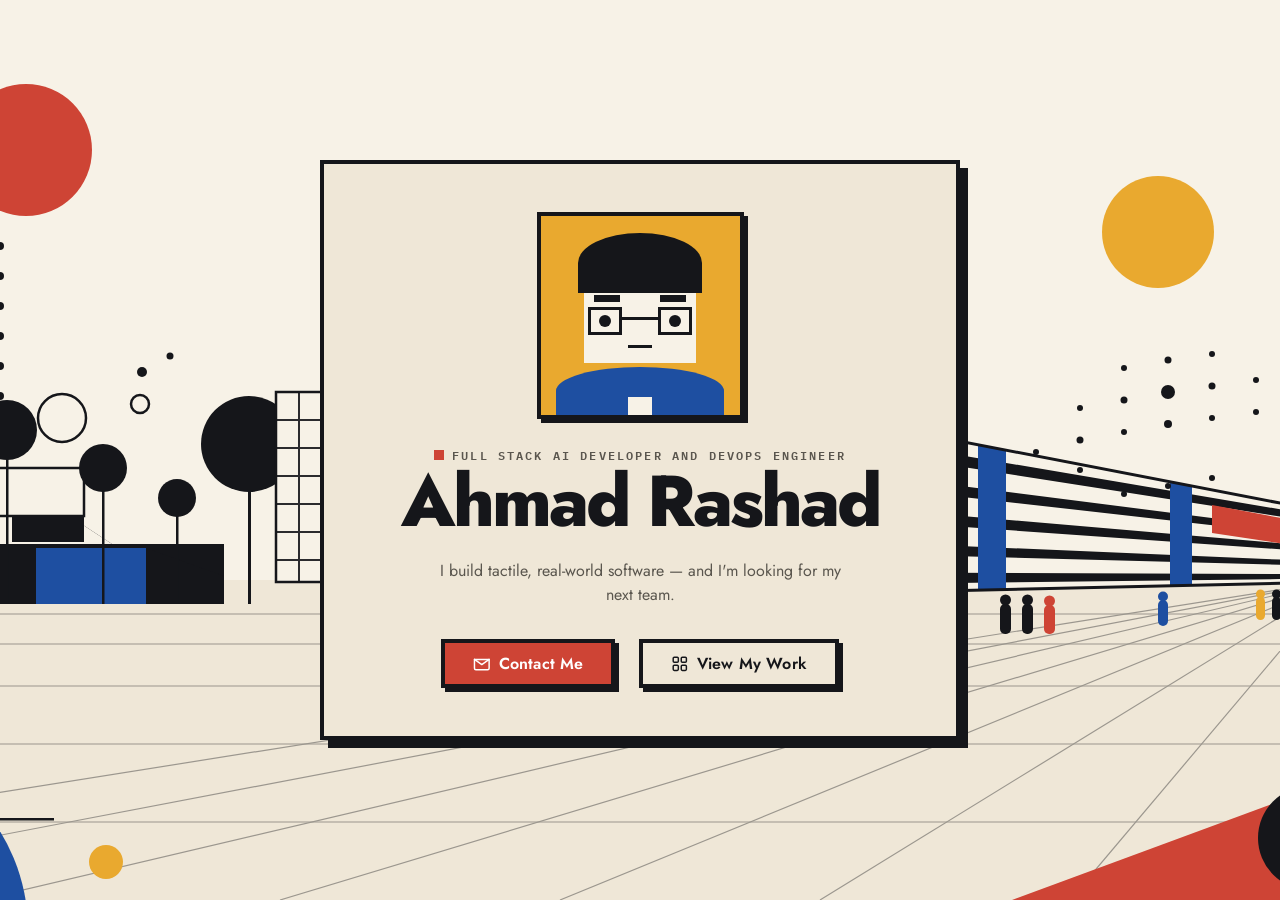
<file: index.html>
<!doctype html>
<html lang="en">
<head>
  <meta charset="UTF-8" />
  <meta name="viewport" content="width=device-width, initial-scale=1" />
  <meta name="color-scheme" content="only light" />
  <meta name="theme-color" content="#EFE7D7" />
  <title>Ahmad Rashad — Full Stack AI Developer and DevOps Engineer</title>
  <meta name="description" content="Ahmad Rashad is a full stack AI developer and DevOps engineer who builds tactile, real-world software — from vehicle tracking systems to factory dashboards. View his work or get in touch." />
  <meta property="og:title" content="Ahmad Rashad — Full Stack AI Developer and DevOps Engineer" />
  <meta property="og:description" content="Portfolio of Ahmad Rashad, full stack AI developer and DevOps engineer." />
  <meta property="og:type" content="website" />
  <link rel="icon" href="data:image/svg+xml,%3Csvg xmlns='http://www.w3.org/2000/svg' viewBox='0 0 100 100'%3E%3Cpath fill='%23CE4435' d='M62 8C78 8 92 22 92 42c0 18-14 30-32 32C40 76 20 70 12 54 4 38 12 18 30 12 40 8 52 8 62 8Z'/%3E%3C/svg%3E" />
  <link rel="preconnect" href="https://fonts.googleapis.com" />
  <link rel="preconnect" href="https://fonts.gstatic.com" crossorigin />
  <link href="https://fonts.googleapis.com/css2?family=Jost:wght@300;400;500;600;700;800&family=IBM+Plex+Mono:wght@400;600&display=swap" rel="stylesheet" />
  <link rel="stylesheet" href="css/01-tokens.css" />
  <link rel="stylesheet" href="css/02-primitives.css" />
  <link rel="stylesheet" href="css/03-components.css" />
  <link rel="stylesheet" href="css/04-application.css" />
</head>
<body class="single-screen">
  <a class="visually-hidden" href="#main">Skip to content</a>

  <main id="main" class="screen">
    <div class="tile-column tile-column-left" aria-hidden="true">
      <span class="bq-shape q1 bq-fill-red"></span>
      <span class="bq-shape bq-fill-paper"></span>
      <span class="bq-shape bq-fill-paper"></span>
      <span class="bq-shape circle bq-fill-blue"></span>
      <span class="bq-shape tri-bl bq-fill-yellow"></span>
      <span class="bq-shape bq-fill-paper"></span>
      <span class="bq-shape half-r bq-fill-ink"></span>
      <span class="bq-shape q3 bq-fill-blue"></span>
      <span class="bq-shape bq-fill-paper"></span>
      <span class="bq-shape tri-tr bq-fill-red"></span>
    </div>

    <div class="tile-column tile-column-right" aria-hidden="true">
      <span class="bq-shape bq-fill-paper"></span>
      <span class="bq-shape q2 bq-fill-blue"></span>
      <span class="bq-shape half-b bq-fill-yellow"></span>
      <span class="bq-shape bq-fill-paper"></span>
      <span class="bq-shape bq-fill-paper"></span>
      <span class="bq-shape tri-br bq-fill-red"></span>
      <span class="bq-shape circle bq-fill-ink"></span>
      <span class="bq-shape bq-fill-paper"></span>
      <span class="bq-shape q4 bq-fill-red"></span>
      <span class="bq-shape half-l bq-fill-blue"></span>
    </div>

    <div class="hero-stack container">
      <div class="avatar-frame">
        <div class="avatar-face" role="img"
             aria-label="Geometric portrait of Ahmad Rashad: dark hair, rectangular glasses, built from circles, half-circles and squares">
          <span class="avatar-head"></span>
          <span class="bq-shape half-t avatar-hair"></span>
          <span class="avatar-brow avatar-brow-l"></span>
          <span class="avatar-brow avatar-brow-r"></span>
          <span class="avatar-lens avatar-lens-l"></span>
          <span class="avatar-lens avatar-lens-r"></span>
          <span class="avatar-bridge"></span>
          <span class="bq-shape circle avatar-eye avatar-eye-l"></span>
          <span class="bq-shape circle avatar-eye avatar-eye-r"></span>
          <span class="avatar-mouth"></span>
          <span class="bq-shape half-t avatar-shoulders"></span>
          <span class="avatar-collar"></span>
        </div>
      </div>

      <div class="hero-heading">
        <p class="eyebrow-role">Full Stack AI Developer and DevOps Engineer</p>
        <h1 class="hero-name">Ahmad&nbsp;Rashad</h1>
      </div>

      <p class="hero-tagline">
        I build tactile, real-world software — and I'm looking for my next team.
      </p>

      <div class="hero-actions">
        <button class="btn btn-primary" type="button" id="contactCta" aria-haspopup="dialog">
          <svg viewBox="0 0 24 24" fill="none" stroke="currentColor" stroke-width="2" stroke-linecap="round" stroke-linejoin="round" aria-hidden="true"><path d="M4 4h16v16H4z" opacity="0"/><path d="M22 6 12 13 2 6"/><path d="M2 6h20v12a2 2 0 0 1-2 2H4a2 2 0 0 1-2-2V6Z"/></svg>
          Contact Me
        </button>
        <a class="btn btn-secondary" href="work.html">
          <svg viewBox="0 0 24 24" fill="none" stroke="currentColor" stroke-width="2" stroke-linecap="round" stroke-linejoin="round" aria-hidden="true"><rect x="3" y="3" width="7" height="7" rx="1.5"/><rect x="14" y="3" width="7" height="7" rx="1.5"/><rect x="3" y="14" width="7" height="7" rx="1.5"/><rect x="14" y="14" width="7" height="7" rx="1.5"/></svg>
          View My Work
        </a>
      </div>
    </div>
  </main>

  <dialog class="contact-sheet" id="contact" aria-labelledby="contactHeading">
    <svg class="contact-bird" id="contactBird" aria-hidden="true" viewBox="0 0 120 100">
      <circle cx="60" cy="56" r="26" fill="#1E4FA1" />
      <circle cx="60" cy="26" r="16" fill="#1E4FA1" />
      <path class="bird-wing bird-wing-left" d="M58,44 A22,22 0 0 0 14,44 Z" fill="#CE4435" />
      <path class="bird-wing bird-wing-right" d="M62,44 A22,22 0 0 1 106,44 Z" fill="#CE4435" />
      <path d="M44,26 L28,26 L44,36 Z" fill="#E9A92F" />
      <path d="M86,70 A22,22 0 0 1 64,92 L64,70 Z" fill="#E9A92F" />
      <circle cx="54" cy="22" r="3" fill="#EFE7D7" />
      <rect x="52" y="84" width="4" height="12" fill="#15161A" />
      <rect x="66" y="84" width="4" height="12" fill="#15161A" />
    </svg>

    <div class="sheet-panel" id="sheetPanel">
      <button class="sheet-close icon-btn" id="sheetClose" type="button" aria-label="Close">
        <svg viewBox="0 0 24 24" fill="none" stroke="currentColor" stroke-width="2.2" stroke-linecap="round" stroke-linejoin="round" aria-hidden="true"><path d="M18 6 6 18M6 6l12 12"/></svg>
      </button>
      <h2 class="contact-heading" id="contactHeading">Let's build something.</h2>
      <div class="contact-row">
        <a class="email-pill" href="mailto:ahmadrashadmojeeb@gmail.com">
          <svg viewBox="0 0 24 24" fill="none" stroke="currentColor" stroke-width="2" stroke-linecap="round" stroke-linejoin="round" aria-hidden="true"><path d="M4 4h16v16H4z" opacity="0"/><path d="M22 6 12 13 2 6"/><path d="M2 6h20v12a2 2 0 0 1-2 2H4a2 2 0 0 1-2-2V6Z"/></svg>
          ahmadrashadmojeeb@gmail.com
        </a>
        <button class="icon-btn" id="copyEmailBtn" type="button" data-copy="ahmadrashadmojeeb@gmail.com" aria-label="Copy email address">
          <svg viewBox="0 0 24 24" fill="none" stroke="currentColor" stroke-width="2" stroke-linecap="round" stroke-linejoin="round" aria-hidden="true"><rect x="9" y="9" width="12" height="12" rx="2"/><path d="M5 15H4a2 2 0 0 1-2-2V4a2 2 0 0 1 2-2h9a2 2 0 0 1 2 2v1"/></svg>
          <span class="copy-tip" role="status">Copied!</span>
        </button>
        <span class="contact-link-group">
          <span class="contact-divider" aria-hidden="true"></span>
          <a class="contact-link" href="https://github.com/ahmadrashad1" target="_blank" rel="noopener noreferrer">
            <svg viewBox="0 0 24 24" fill="currentColor" aria-hidden="true"><path d="M12 .5C5.65.5.5 5.65.5 12c0 5.08 3.29 9.39 7.86 10.91.57.1.78-.25.78-.55 0-.27-.01-1.16-.02-2.11-3.2.7-3.88-1.36-3.88-1.36-.52-1.33-1.28-1.68-1.28-1.68-1.04-.71.08-.7.08-.7 1.15.08 1.76 1.18 1.76 1.18 1.03 1.76 2.7 1.25 3.36.96.1-.75.4-1.25.73-1.54-2.55-.29-5.24-1.28-5.24-5.69 0-1.26.45-2.29 1.18-3.09-.12-.29-.51-1.46.11-3.05 0 0 .96-.31 3.15 1.18a10.9 10.9 0 0 1 5.74 0c2.19-1.49 3.15-1.18 3.15-1.18.62 1.59.23 2.76.11 3.05.74.8 1.18 1.83 1.18 3.09 0 4.42-2.69 5.39-5.25 5.68.41.36.78 1.08.78 2.18 0 1.57-.01 2.84-.01 3.23 0 .3.2.66.79.55A10.99 10.99 0 0 0 23.5 12c0-6.35-5.15-11.5-11.5-11.5Z"/></svg>
            @ahmadrashad1
          </a>
        </span>
        <span class="contact-link-group">
          <span class="contact-divider" aria-hidden="true"></span>
          <a class="contact-link" href="https://www.linkedin.com/in/ahmad-rashad-mojeeb/" target="_blank" rel="noopener noreferrer">
            <svg viewBox="0 0 24 24" fill="currentColor" aria-hidden="true"><path d="M20.447 20.452h-3.554v-5.569c0-1.328-.027-3.037-1.852-3.037-1.853 0-2.136 1.445-2.136 2.939v5.667H9.351V9h3.414v1.561h.046c.477-.9 1.637-1.85 3.37-1.85 3.601 0 4.267 2.37 4.267 5.455v6.286zM5.337 7.433c-1.144 0-2.063-.926-2.063-2.065 0-1.138.92-2.063 2.063-2.063 1.14 0 2.064.925 2.064 2.063 0 1.139-.925 2.065-2.064 2.065zm1.782 13.019H3.555V9h3.564v11.452z"/></svg>
            LinkedIn
          </a>
        </span>
      </div>
      <span class="contact-copyright">© <span id="year"></span> Ahmad Rashad</span>
    </div>
  </dialog>

  <script src="js/main.js"></script>
</body>
</html>
</file>
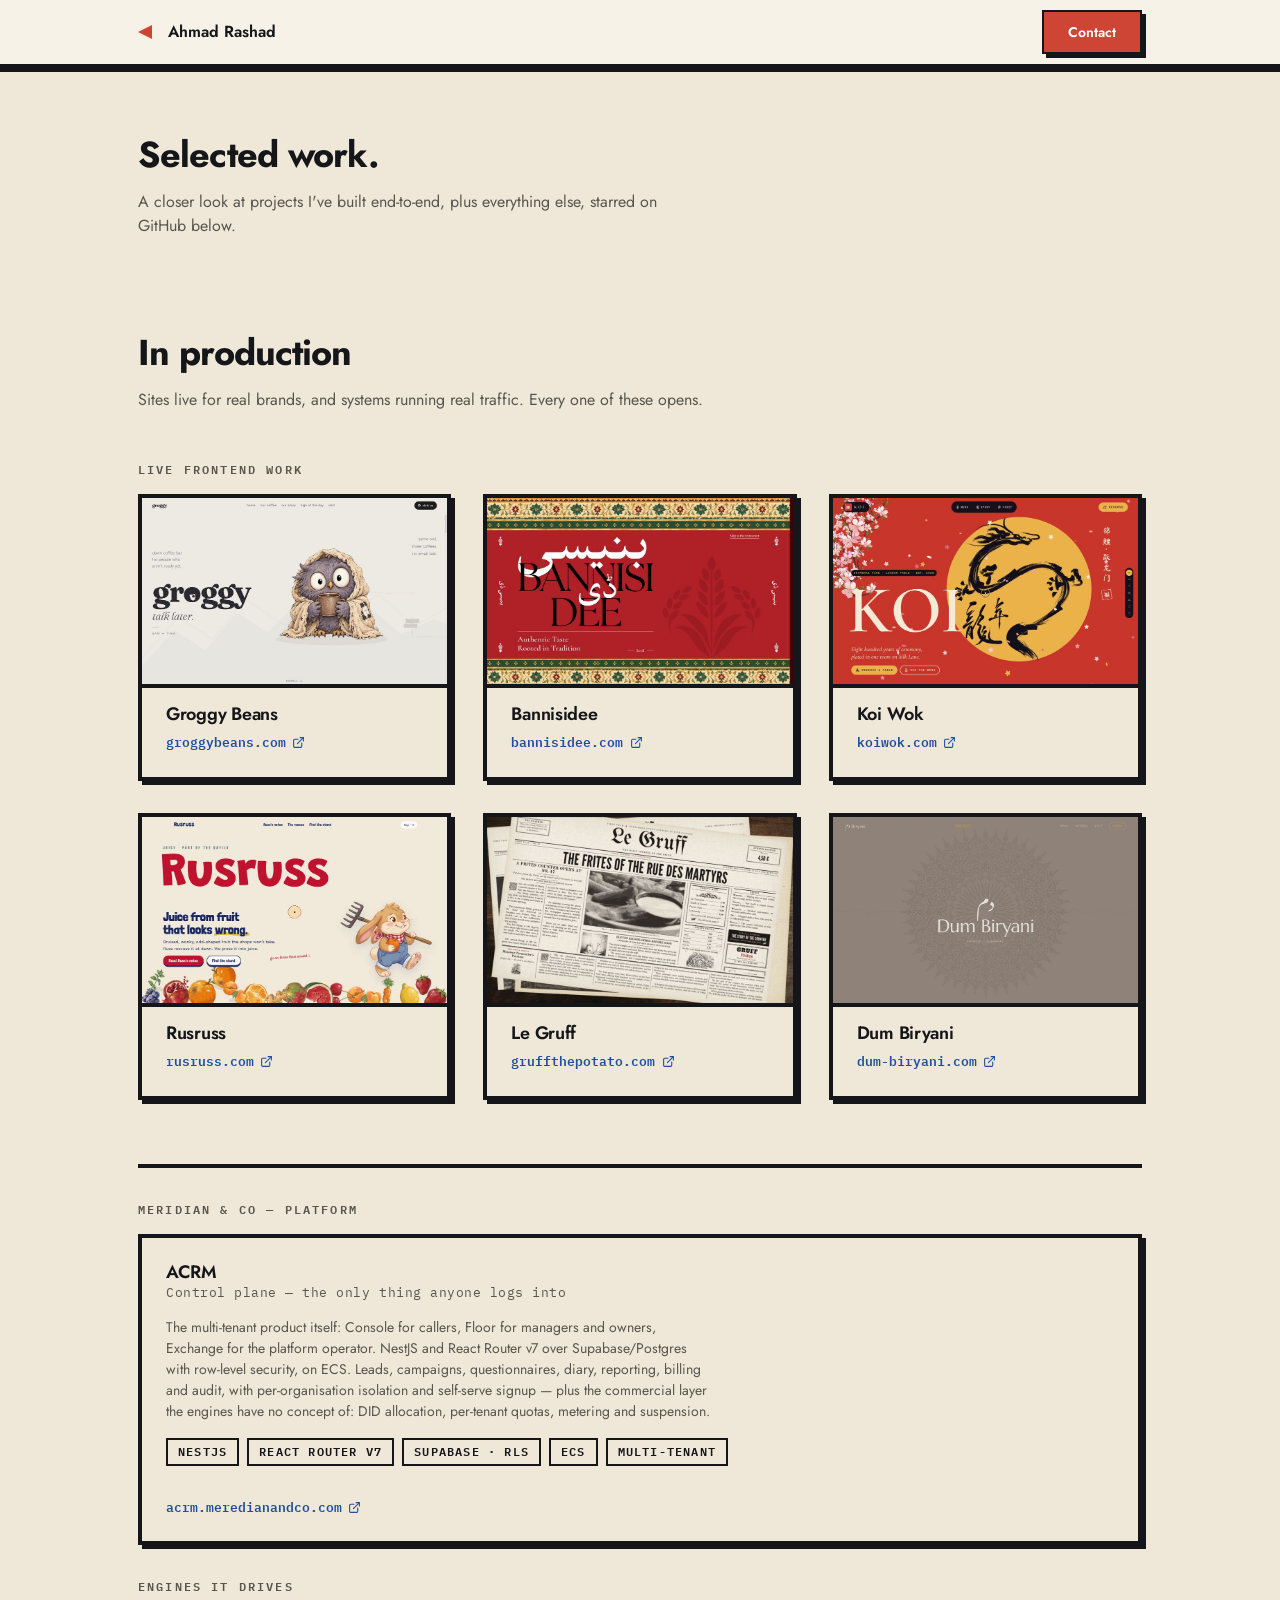
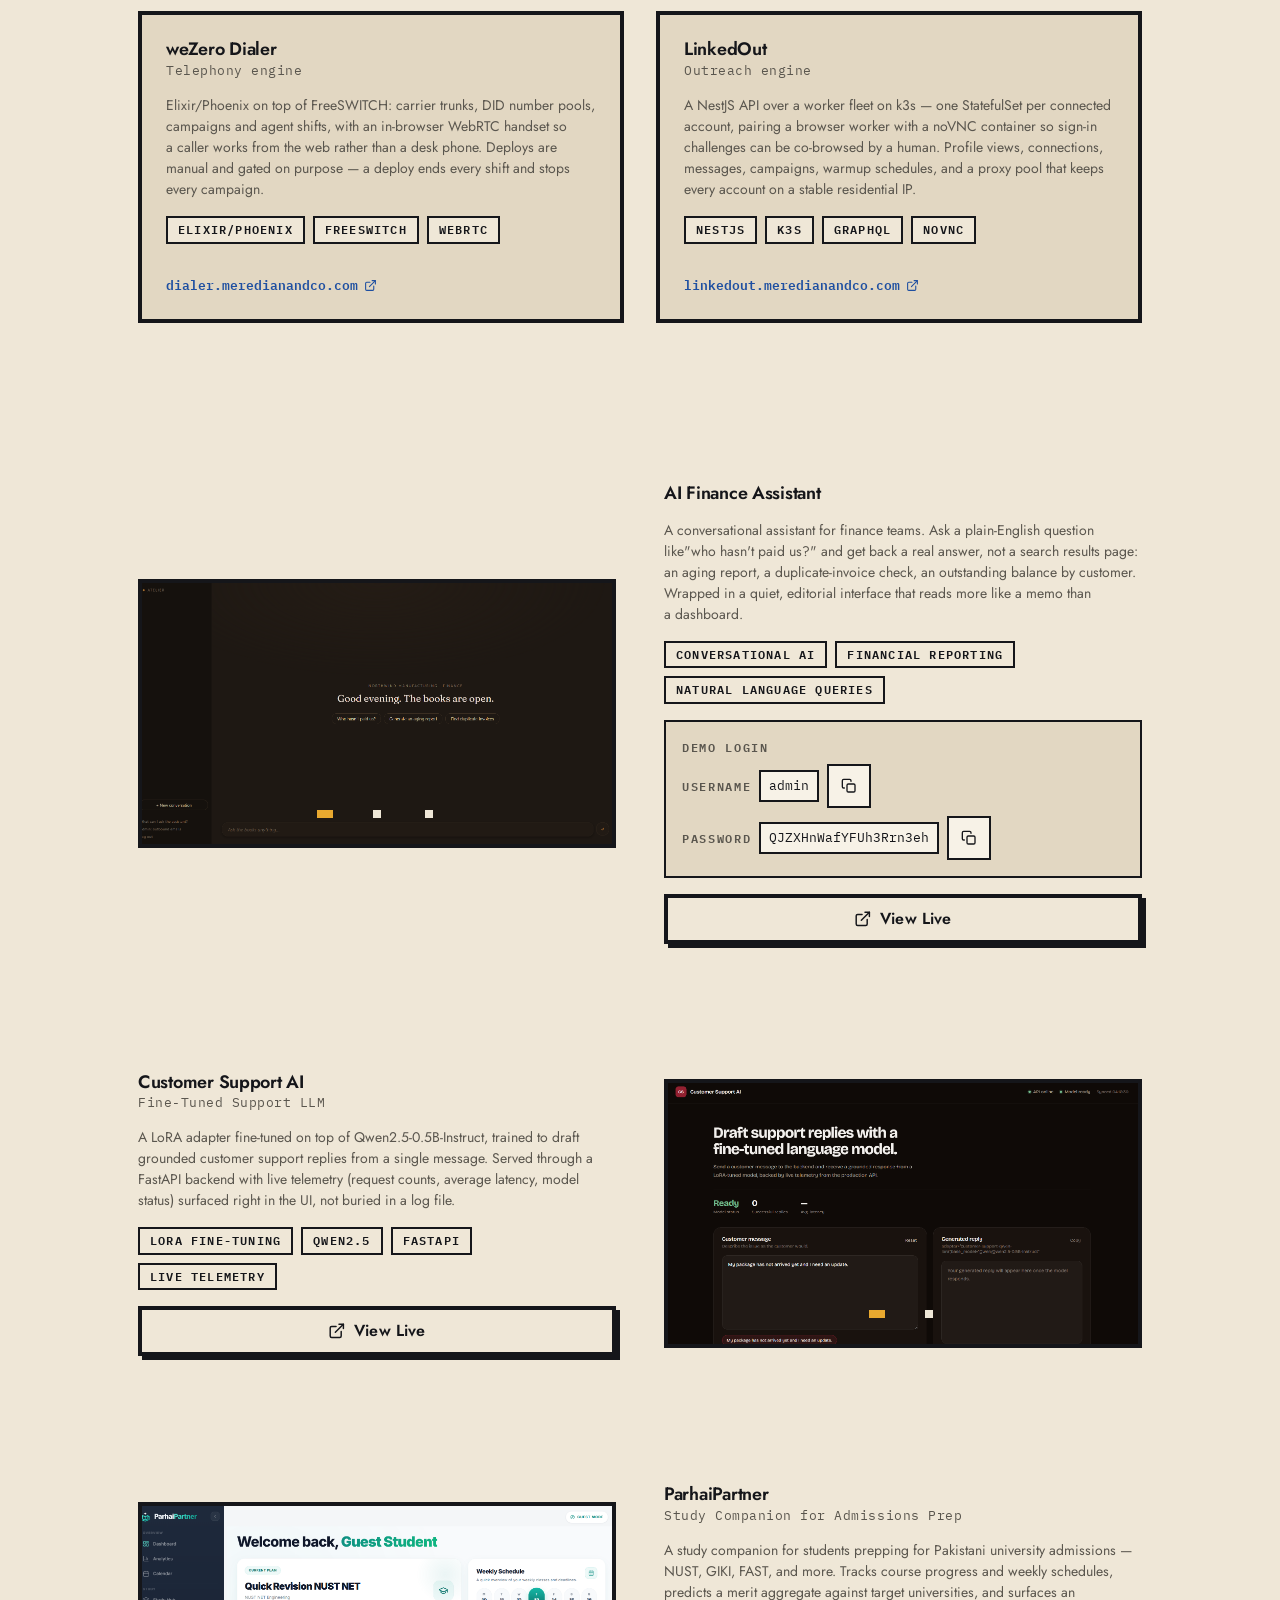
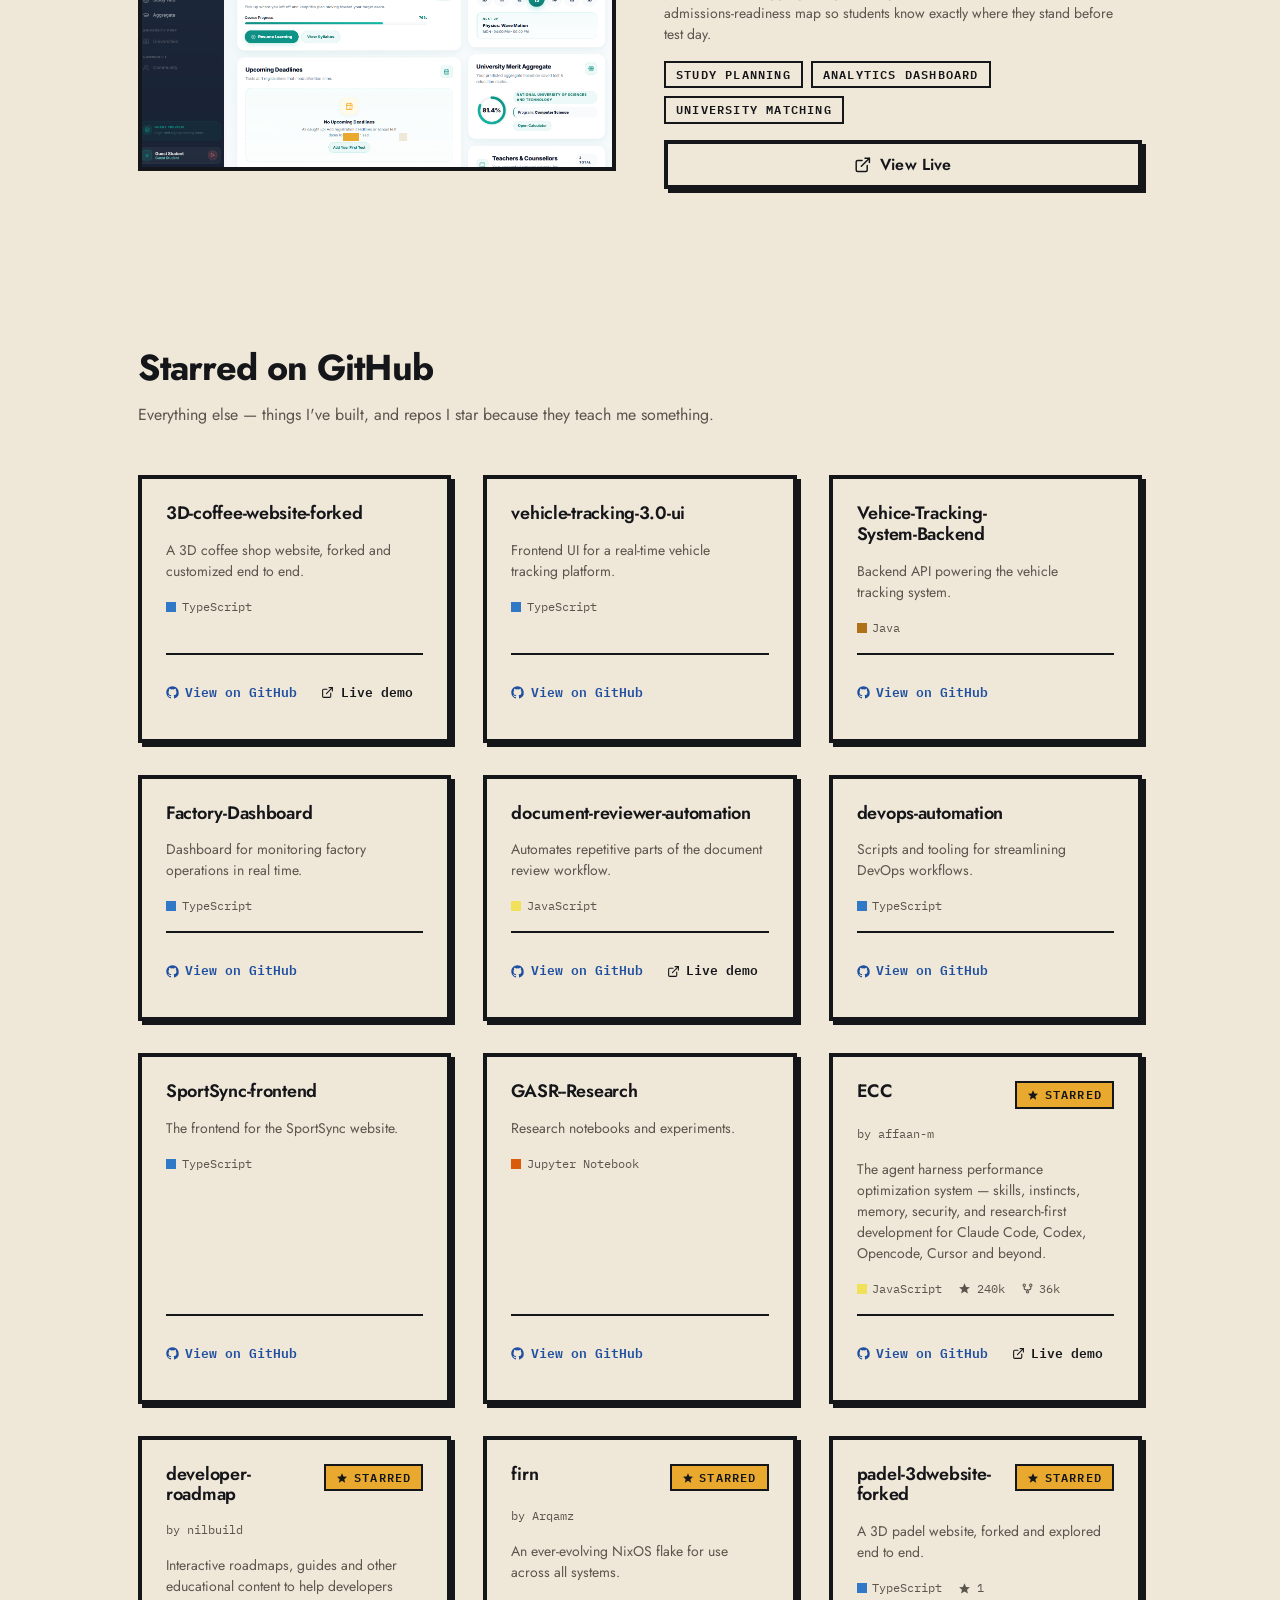
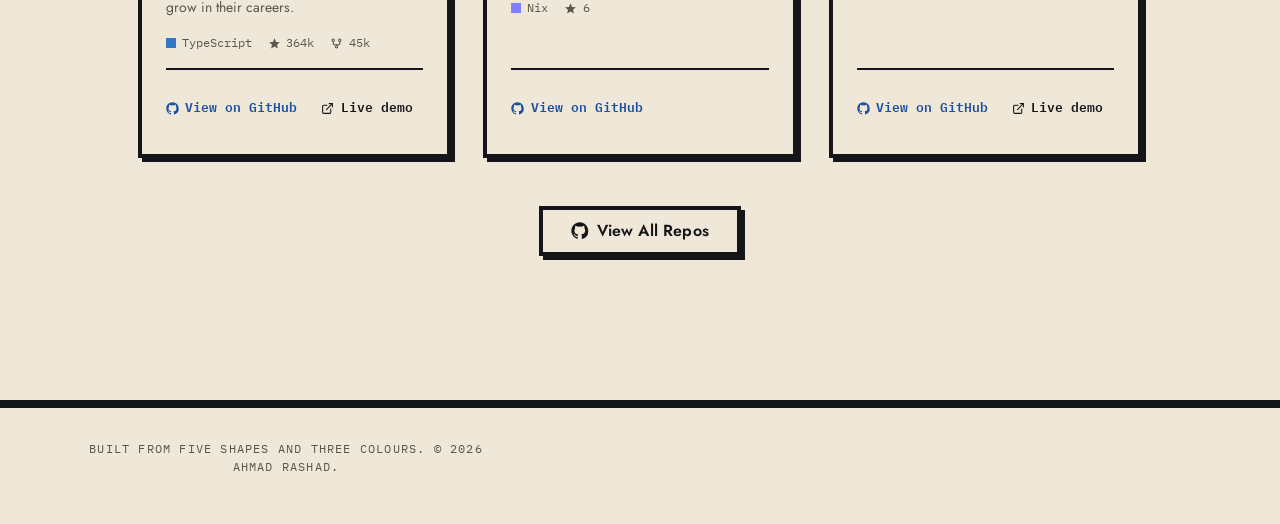
<file: work.html>
<!doctype html>
<html lang="en">
<head>
  <meta charset="UTF-8" />
  <meta name="viewport" content="width=device-width, initial-scale=1" />
  <meta name="color-scheme" content="only light" />
  <meta name="theme-color" content="#EFE7D7" />
  <title>Selected Work — Ahmad Rashad</title>
  <meta name="description" content="Projects Ahmad Rashad has built end-to-end — an AI finance assistant, a fine-tuned customer support LLM, and a student study companion — plus everything else, starred on GitHub." />
  <link rel="icon" href="data:image/svg+xml,%3Csvg xmlns='http://www.w3.org/2000/svg' viewBox='0 0 100 100'%3E%3Cpath fill='%23CE4435' d='M62 8C78 8 92 22 92 42c0 18-14 30-32 32C40 76 20 70 12 54 4 38 12 18 30 12 40 8 52 8 62 8Z'/%3E%3C/svg%3E" />
  <link rel="preconnect" href="https://fonts.googleapis.com" />
  <link rel="preconnect" href="https://fonts.gstatic.com" crossorigin />
  <link href="https://fonts.googleapis.com/css2?family=Jost:wght@300;400;500;600;700;800&family=IBM+Plex+Mono:wght@400;600&display=swap" rel="stylesheet" />
  <link rel="stylesheet" href="css/01-tokens.css" />
  <link rel="stylesheet" href="css/02-primitives.css" />
  <link rel="stylesheet" href="css/03-components.css" />
  <link rel="stylesheet" href="css/04-application.css" />
</head>
<body>
  <a class="visually-hidden" href="#main">Skip to content</a>

  <svg class="work-bird" id="workBird" aria-hidden="true" viewBox="0 0 120 100">
      <circle cx="60" cy="56" r="26" fill="#1E4FA1" />
      <circle cx="60" cy="26" r="16" fill="#1E4FA1" />
      <path class="bird-wing bird-wing-left" d="M58,44 A22,22 0 0 0 14,44 Z" fill="#CE4435" />
      <path class="bird-wing bird-wing-right" d="M62,44 A22,22 0 0 1 106,44 Z" fill="#CE4435" />
      <path d="M44,26 L28,26 L44,36 Z" fill="#E9A92F" />
      <path d="M86,70 A22,22 0 0 1 64,92 L64,70 Z" fill="#E9A92F" />
      <circle cx="54" cy="22" r="3" fill="#EFE7D7" />
      <rect x="52" y="84" width="4" height="12" fill="#15161A" />
      <rect x="66" y="84" width="4" height="12" fill="#15161A" />
    </svg>

  <header class="site-header">
    <div class="container">
      <a class="back-link" href="index.html">
        <svg viewBox="0 0 24 24" fill="none" stroke="currentColor" stroke-width="2.2" stroke-linecap="round" stroke-linejoin="round" aria-hidden="true"><path d="M19 12H5M12 19l-7-7 7-7"/></svg>
        Ahmad Rashad
      </a>
      <a class="header-contact" href="index.html#contact">Contact</a>
    </div>
  </header>

  <main id="main">
    <section class="section work-intro">
      <div class="container">
        <h1 class="section-heading">Selected work.</h1>
        <p class="section-sub">
          A closer look at projects I've built end-to-end, plus everything else, starred on GitHub below.
        </p>
      </div>
    </section>

    <!-- ============ In production (live platform + frontend work) ============ -->
    <section class="section" aria-labelledby="in-production">
      <div class="container">
        <h2 class="section-heading" id="in-production">In production</h2>
        <p class="section-sub">Sites live for real brands, and systems running real traffic. Every one of these opens.</p>

        <p class="prod-label">Live frontend work</p>
        <ul class="frontend-grid">
          <li>
            <a class="live-card frontend-card rise" href="https://groggybeans.com/" target="_blank" rel="noopener noreferrer">
              <img class="frontend-shot" src="assets/img/frontends/groggybeans.jpg" alt="Groggy Beans home page: a blanket-wrapped owl holding a mug beside the wordmark “groggy — talk later.”" loading="lazy" width="880" height="550" />
              <span class="frontend-meta">
                <span class="live-name">Groggy Beans</span>
                <span class="frontend-domain">
                  groggybeans.com
                  <svg viewBox="0 0 24 24" fill="none" stroke="currentColor" stroke-width="2" stroke-linecap="round" stroke-linejoin="round" aria-hidden="true"><path d="M18 13v6a2 2 0 0 1-2 2H5a2 2 0 0 1-2-2V8a2 2 0 0 1 2-2h6"/><path d="M15 3h6v6"/><path d="M10 14 21 3"/></svg>
                </span>
              </span>
            </a>
          </li>
          <li>
            <a class="live-card frontend-card rise" style="--i:1;" href="https://bannisidee.com/" target="_blank" rel="noopener noreferrer">
              <img class="frontend-shot" src="assets/img/frontends/bannisidee.jpg" alt="Bannisidee home page: the brand name set in Latin and Urdu over a deep red field framed by woven border ornament" loading="lazy" width="880" height="550" />
              <span class="frontend-meta">
                <span class="live-name">Bannisidee</span>
                <span class="frontend-domain">
                  bannisidee.com
                  <svg viewBox="0 0 24 24" fill="none" stroke="currentColor" stroke-width="2" stroke-linecap="round" stroke-linejoin="round" aria-hidden="true"><path d="M18 13v6a2 2 0 0 1-2 2H5a2 2 0 0 1-2-2V8a2 2 0 0 1 2-2h6"/><path d="M15 3h6v6"/><path d="M10 14 21 3"/></svg>
                </span>
              </span>
            </a>
          </li>
          <li>
            <a class="live-card frontend-card rise" style="--i:2;" href="https://koiwok.com/" target="_blank" rel="noopener noreferrer">
              <img class="frontend-shot" src="assets/img/frontends/koiwok.jpg" alt="Koi Wok home page: an ink dragon on a gold disc with falling blossom over a vermilion background" loading="lazy" width="880" height="550" />
              <span class="frontend-meta">
                <span class="live-name">Koi Wok</span>
                <span class="frontend-domain">
                  koiwok.com
                  <svg viewBox="0 0 24 24" fill="none" stroke="currentColor" stroke-width="2" stroke-linecap="round" stroke-linejoin="round" aria-hidden="true"><path d="M18 13v6a2 2 0 0 1-2 2H5a2 2 0 0 1-2-2V8a2 2 0 0 1 2-2h6"/><path d="M15 3h6v6"/><path d="M10 14 21 3"/></svg>
                </span>
              </span>
            </a>
          </li>
          <li>
            <a class="live-card frontend-card rise" href="https://rusruss.com/" target="_blank" rel="noopener noreferrer">
              <img class="frontend-shot" src="assets/img/frontends/rusruss.jpg" alt="Rusruss home page: a cartoon rabbit with a rake beside the line “Juice from fruit that looks wrong,” over a row of fruit" loading="lazy" width="880" height="550" />
              <span class="frontend-meta">
                <span class="live-name">Rusruss</span>
                <span class="frontend-domain">
                  rusruss.com
                  <svg viewBox="0 0 24 24" fill="none" stroke="currentColor" stroke-width="2" stroke-linecap="round" stroke-linejoin="round" aria-hidden="true"><path d="M18 13v6a2 2 0 0 1-2 2H5a2 2 0 0 1-2-2V8a2 2 0 0 1 2-2h6"/><path d="M15 3h6v6"/><path d="M10 14 21 3"/></svg>
                </span>
              </span>
            </a>
          </li>
          <li>
            <a class="live-card frontend-card rise" style="--i:1;" href="https://gruffthepotato.com/" target="_blank" rel="noopener noreferrer">
              <img class="frontend-shot" src="assets/img/frontends/gruffthepotato.jpg" alt="Le Gruff home page styled as a vintage French newspaper front page headlined “The frites of the Rue des Martyrs”" loading="lazy" width="880" height="550" />
              <span class="frontend-meta">
                <span class="live-name">Le Gruff</span>
                <span class="frontend-domain">
                  gruffthepotato.com
                  <svg viewBox="0 0 24 24" fill="none" stroke="currentColor" stroke-width="2" stroke-linecap="round" stroke-linejoin="round" aria-hidden="true"><path d="M18 13v6a2 2 0 0 1-2 2H5a2 2 0 0 1-2-2V8a2 2 0 0 1 2-2h6"/><path d="M15 3h6v6"/><path d="M10 14 21 3"/></svg>
                </span>
              </span>
            </a>
          </li>
          <li>
            <a class="live-card frontend-card rise" style="--i:2;" href="https://dum-biryani.com/" target="_blank" rel="noopener noreferrer">
              <img class="frontend-shot" src="assets/img/frontends/dum-biryani.jpg" alt="Dum Biryani home page: the wordmark centred on a large mandala motif in muted taupe" loading="lazy" width="880" height="550" />
              <span class="frontend-meta">
                <span class="live-name">Dum Biryani</span>
                <span class="frontend-domain">
                  dum-biryani.com
                  <svg viewBox="0 0 24 24" fill="none" stroke="currentColor" stroke-width="2" stroke-linecap="round" stroke-linejoin="round" aria-hidden="true"><path d="M18 13v6a2 2 0 0 1-2 2H5a2 2 0 0 1-2-2V8a2 2 0 0 1 2-2h6"/><path d="M15 3h6v6"/><path d="M10 14 21 3"/></svg>
                </span>
              </span>
            </a>
          </li>
        </ul>

        <hr class="frontend-divider" />

        <p class="prod-label">Meridian &amp; Co — platform</p>
        <a class="live-card platform-card rise" href="https://acrm.meredianandco.com" target="_blank" rel="noopener noreferrer">
          <p class="live-name">ACRM<span class="live-name-sub">Control plane — the only thing anyone logs into</span></p>
          <p class="live-desc">
            The multi-tenant product itself: Console for callers, Floor for managers and owners, Exchange for the platform operator.
            NestJS and React Router v7 over Supabase/Postgres with row-level security, on ECS. Leads, campaigns, questionnaires,
            diary, reporting, billing and audit, with per-organisation isolation and self-serve signup — plus the commercial layer
            the engines have no concept of: DID allocation, per-tenant quotas, metering and suspension.
          </p>
          <div class="live-chips">
            <span class="live-chip">NestJS</span>
            <span class="live-chip">React Router v7</span>
            <span class="live-chip">Supabase · RLS</span>
            <span class="live-chip">ECS</span>
            <span class="live-chip">Multi-tenant</span>
          </div>
          <span class="live-url">
            acrm.meredianandco.com
            <svg viewBox="0 0 24 24" fill="none" stroke="currentColor" stroke-width="2" stroke-linecap="round" stroke-linejoin="round" aria-hidden="true"><path d="M18 13v6a2 2 0 0 1-2 2H5a2 2 0 0 1-2-2V8a2 2 0 0 1 2-2h6"/><path d="M15 3h6v6"/><path d="M10 14 21 3"/></svg>
          </span>
        </a>

        <p class="prod-label">Engines it drives</p>
        <div class="engine-grid">
          <a class="live-card engine-card rise" style="--i:1;" href="https://dialer.meredianandco.com" target="_blank" rel="noopener noreferrer">
            <p class="live-name">weZero Dialer<span class="live-name-sub">Telephony engine</span></p>
            <p class="live-desc">
              Elixir/Phoenix on top of FreeSWITCH: carrier trunks, DID number pools, campaigns and agent shifts, with an in-browser
              WebRTC handset so a caller works from the web rather than a desk phone. Deploys are manual and gated on purpose —
              a deploy ends every shift and stops every campaign.
            </p>
            <div class="live-chips">
              <span class="live-chip">Elixir/Phoenix</span>
              <span class="live-chip">FreeSWITCH</span>
              <span class="live-chip">WebRTC</span>
            </div>
            <span class="live-url">
              dialer.meredianandco.com
              <svg viewBox="0 0 24 24" fill="none" stroke="currentColor" stroke-width="2" stroke-linecap="round" stroke-linejoin="round" aria-hidden="true"><path d="M18 13v6a2 2 0 0 1-2 2H5a2 2 0 0 1-2-2V8a2 2 0 0 1 2-2h6"/><path d="M15 3h6v6"/><path d="M10 14 21 3"/></svg>
            </span>
          </a>

          <a class="live-card engine-card rise" style="--i:2;" href="https://linkedout.meredianandco.com" target="_blank" rel="noopener noreferrer">
            <p class="live-name">LinkedOut<span class="live-name-sub">Outreach engine</span></p>
            <p class="live-desc">
              A NestJS API over a worker fleet on k3s — one StatefulSet per connected account, pairing a browser worker with a noVNC
              container so sign-in challenges can be co-browsed by a human. Profile views, connections, messages, campaigns, warmup
              schedules, and a proxy pool that keeps every account on a stable residential IP.
            </p>
            <div class="live-chips">
              <span class="live-chip">NestJS</span>
              <span class="live-chip">k3s</span>
              <span class="live-chip">GraphQL</span>
              <span class="live-chip">noVNC</span>
            </div>
            <span class="live-url">
              linkedout.meredianandco.com
              <svg viewBox="0 0 24 24" fill="none" stroke="currentColor" stroke-width="2" stroke-linecap="round" stroke-linejoin="round" aria-hidden="true"><path d="M18 13v6a2 2 0 0 1-2 2H5a2 2 0 0 1-2-2V8a2 2 0 0 1 2-2h6"/><path d="M15 3h6v6"/><path d="M10 14 21 3"/></svg>
            </span>
          </a>
        </div>
      </div>
    </section>

    <!-- ============ Featured project 1 — AI Finance Assistant (media left) ============ -->
    <section class="featured-project" aria-labelledby="proj-ai-finance">
      <div class="container">
        <button class="project-preview" type="button" aria-haspopup="dialog" data-sheet-target="sheet-ai-finance">
          <img class="project-preview-img" src="assets/img/projects/ai-finance/image1.png" alt="" loading="lazy" width="1905" height="1033" />
          <span class="project-preview-name">
            AI Finance Assistant
            <svg class="project-preview-expand" viewBox="0 0 24 24" fill="none" stroke="currentColor" stroke-width="2" stroke-linecap="round" stroke-linejoin="round" aria-hidden="true"><path d="M6 9l6 6 6-6"/></svg>
          </span>
        </button>

        <dialog class="project-sheet featured-project-grid" id="sheet-ai-finance" aria-labelledby="proj-ai-finance" open>
          <div class="sheet-drag-handle" aria-hidden="true"></div>
          <button class="sheet-close project-sheet-close icon-btn" type="button" aria-label="Close project details">
            <svg viewBox="0 0 24 24" fill="none" stroke="currentColor" stroke-width="2.2" stroke-linecap="round" stroke-linejoin="round" aria-hidden="true"><path d="M18 6 6 18M6 6l12 12"/></svg>
          </button>
          <div class="project-media">
            <div class="project-slideshow" data-autoplay="2000">
              <a class="slideshow-track" href="http://13.62.154.187:3000/" target="_blank" rel="noopener noreferrer" aria-label="Open the live AI Finance Assistant demo">
                <figure class="slide is-active">
                  <img src="assets/img/projects/ai-finance/image1.png" alt="AI Finance Assistant home screen reading “Good evening. The books are open.” with quick-action prompts like Who hasn't paid us?" loading="lazy" width="1905" height="1033" />
                </figure>
                <figure class="slide">
                  <img src="assets/img/projects/ai-finance/image2.png" alt="Suggested question library grouped by accounts-receivable topic — unpaid invoices, searching invoices, overdue invoices" loading="lazy" width="1893" height="1025" />
                </figure>
                <figure class="slide">
                  <img src="assets/img/projects/ai-finance/image3.png" alt="Chat result showing an unpaid-invoices table generated from the question “What invoices haven't been paid yet?”" loading="lazy" width="1917" height="1085" />
                </figure>
                <span class="slideshow-visit-hint" aria-hidden="true">
                  <svg viewBox="0 0 24 24" fill="none" stroke="currentColor" stroke-width="2" stroke-linecap="round" stroke-linejoin="round"><path d="M18 13v6a2 2 0 0 1-2 2H5a2 2 0 0 1-2-2V8a2 2 0 0 1 2-2h6"/><path d="M15 3h6v6"/><path d="M10 14 21 3"/></svg>
                  View Live
                </span>
              </a>
              <div class="slideshow-dots" role="tablist" aria-label="AI Finance Assistant screenshots"></div>
            </div>
          </div>
          <div class="project-info">
            <h2 class="project-name" id="proj-ai-finance">AI Finance Assistant</h2>
            <p class="project-desc">
              A conversational assistant for finance teams. Ask a plain-English question like"who hasn't paid us?" and get back a real answer, not a search results page: an aging report, a duplicate-invoice check, an outstanding balance by customer. Wrapped in a quiet, editorial interface that reads more like a memo than a dashboard.
            </p>
            <ul class="project-tags">
              <li class="project-tag">Conversational AI</li>
              <li class="project-tag">Financial Reporting</li>
              <li class="project-tag">Natural Language Queries</li>
            </ul>
            <div class="demo-credentials">
              <p class="demo-credentials-label">Demo login</p>
              <div class="credential">
                <span class="credential-label">Username</span>
                <code class="credential-value">admin</code>
                <button class="credential-copy" type="button" data-copy="admin" aria-label="Copy username">
                  <svg viewBox="0 0 24 24" fill="none" stroke="currentColor" stroke-width="2" stroke-linecap="round" stroke-linejoin="round" aria-hidden="true"><rect x="9" y="9" width="12" height="12" rx="2"/><path d="M5 15H4a2 2 0 0 1-2-2V4a2 2 0 0 1 2-2h9a2 2 0 0 1 2 2v1"/></svg>
                  <span class="copy-tip" role="status">Copied!</span>
                </button>
              </div>
              <div class="credential">
                <span class="credential-label">Password</span>
                <code class="credential-value">QJZXHnWafYFUh3Rrn3eh</code>
                <button class="credential-copy" type="button" data-copy="QJZXHnWafYFUh3Rrn3eh" aria-label="Copy password">
                  <svg viewBox="0 0 24 24" fill="none" stroke="currentColor" stroke-width="2" stroke-linecap="round" stroke-linejoin="round" aria-hidden="true"><rect x="9" y="9" width="12" height="12" rx="2"/><path d="M5 15H4a2 2 0 0 1-2-2V4a2 2 0 0 1 2-2h9a2 2 0 0 1 2 2v1"/></svg>
                  <span class="copy-tip" role="status">Copied!</span>
                </button>
              </div>
            </div>
            <a class="btn btn-secondary" href="http://13.62.154.187:3000/" target="_blank" rel="noopener noreferrer">
              <svg viewBox="0 0 24 24" fill="none" stroke="currentColor" stroke-width="2" stroke-linecap="round" stroke-linejoin="round" aria-hidden="true"><path d="M18 13v6a2 2 0 0 1-2 2H5a2 2 0 0 1-2-2V8a2 2 0 0 1 2-2h6"/><path d="M15 3h6v6"/><path d="M10 14 21 3"/></svg>
              View Live
            </a>
          </div>
        </dialog>
      </div>
    </section>

    <!-- ============ Featured project 2 — Customer Support LLM (media right) ============ -->
    <section class="featured-project media-right" aria-labelledby="proj-support">
      <div class="container">
        <button class="project-preview" type="button" aria-haspopup="dialog" data-sheet-target="sheet-support">
          <img class="project-preview-img" src="assets/img/projects/customer-support-llm/image1.png" alt="" loading="lazy" width="1869" height="1021" />
          <span class="project-preview-name">
            Customer Support AI
            <svg class="project-preview-expand" viewBox="0 0 24 24" fill="none" stroke="currentColor" stroke-width="2" stroke-linecap="round" stroke-linejoin="round" aria-hidden="true"><path d="M6 9l6 6 6-6"/></svg>
          </span>
        </button>

        <dialog class="project-sheet featured-project-grid" id="sheet-support" aria-labelledby="proj-support" open>
          <div class="sheet-drag-handle" aria-hidden="true"></div>
          <button class="sheet-close project-sheet-close icon-btn" type="button" aria-label="Close project details">
            <svg viewBox="0 0 24 24" fill="none" stroke="currentColor" stroke-width="2.2" stroke-linecap="round" stroke-linejoin="round" aria-hidden="true"><path d="M18 6 6 18M6 6l12 12"/></svg>
          </button>
          <div class="project-media">
            <div class="project-slideshow" data-autoplay="2000">
              <a class="slideshow-track" href="https://huggingface-model.duckdns.org/" target="_blank" rel="noopener noreferrer" aria-label="Open the live Customer Support AI demo">
                <figure class="slide is-active">
                  <img src="assets/img/projects/customer-support-llm/image1.png" alt="Customer Support AI landing screen: “Draft support replies with a fine-tuned language model,” with model status and telemetry counters" loading="lazy" width="1869" height="1021" />
                </figure>
                <figure class="slide">
                  <img src="assets/img/projects/customer-support-llm/image2.png" alt="A generated reply to a customer message about a late package, with live telemetry showing successful replies and average latency" loading="lazy" width="1875" height="1022" />
                </figure>
                <span class="slideshow-visit-hint" aria-hidden="true">
                  <svg viewBox="0 0 24 24" fill="none" stroke="currentColor" stroke-width="2" stroke-linecap="round" stroke-linejoin="round"><path d="M18 13v6a2 2 0 0 1-2 2H5a2 2 0 0 1-2-2V8a2 2 0 0 1 2-2h6"/><path d="M15 3h6v6"/><path d="M10 14 21 3"/></svg>
                  View Live
                </span>
              </a>
              <div class="slideshow-dots" role="tablist" aria-label="Customer Support AI screenshots"></div>
            </div>
          </div>
          <div class="project-info">
            <h2 class="project-name" id="proj-support">Customer Support AI<span class="project-name-sub">Fine-Tuned Support LLM</span></h2>
            <p class="project-desc">
              A LoRA adapter fine-tuned on top of Qwen2.5-0.5B-Instruct, trained to draft grounded customer support replies from a single message. Served through a FastAPI backend with live telemetry (request counts, average latency, model status) surfaced right in the UI, not buried in a log file.
            </p>
            <ul class="project-tags">
              <li class="project-tag">LoRA Fine-Tuning</li>
              <li class="project-tag">Qwen2.5</li>
              <li class="project-tag">FastAPI</li>
              <li class="project-tag">Live Telemetry</li>
            </ul>
            <a class="btn btn-secondary" href="https://huggingface-model.duckdns.org/" target="_blank" rel="noopener noreferrer">
              <svg viewBox="0 0 24 24" fill="none" stroke="currentColor" stroke-width="2" stroke-linecap="round" stroke-linejoin="round" aria-hidden="true"><path d="M18 13v6a2 2 0 0 1-2 2H5a2 2 0 0 1-2-2V8a2 2 0 0 1 2-2h6"/><path d="M15 3h6v6"/><path d="M10 14 21 3"/></svg>
              View Live
            </a>
          </div>
        </dialog>
      </div>
    </section>

    <!-- ============ Featured project 3 — ParhaiPartner (media left) ============ -->
    <section class="featured-project" aria-labelledby="proj-parhai">
      <div class="container">
        <button class="project-preview" type="button" aria-haspopup="dialog" data-sheet-target="sheet-parhai">
          <img class="project-preview-img" src="assets/img/projects/parhai-partner/image1.png" alt="" loading="lazy" width="1897" height="1027" />
          <span class="project-preview-name">
            ParhaiPartner
            <svg class="project-preview-expand" viewBox="0 0 24 24" fill="none" stroke="currentColor" stroke-width="2" stroke-linecap="round" stroke-linejoin="round" aria-hidden="true"><path d="M6 9l6 6 6-6"/></svg>
          </span>
        </button>

        <dialog class="project-sheet featured-project-grid" id="sheet-parhai" aria-labelledby="proj-parhai" open>
          <div class="sheet-drag-handle" aria-hidden="true"></div>
          <button class="sheet-close project-sheet-close icon-btn" type="button" aria-label="Close project details">
            <svg viewBox="0 0 24 24" fill="none" stroke="currentColor" stroke-width="2.2" stroke-linecap="round" stroke-linejoin="round" aria-hidden="true"><path d="M18 6 6 18M6 6l12 12"/></svg>
          </button>
          <div class="project-media">
            <div class="project-slideshow" data-autoplay="2000">
              <a class="slideshow-track" href="https://parhaipartner.duckdns.org/" target="_blank" rel="noopener noreferrer" aria-label="Open the live ParhaiPartner demo">
                <figure class="slide is-active">
                  <img src="assets/img/projects/parhai-partner/image1.png" alt="ParhaiPartner dashboard: current study plan, course progress, weekly schedule, and a university merit aggregate calculator" loading="lazy" width="1897" height="1027" />
                </figure>
                <figure class="slide">
                  <img src="assets/img/projects/parhai-partner/image2.png" alt="ParhaiPartner Analytics Hub with a syllabus performance timeline and an admissions-readiness map matching target universities" loading="lazy" width="1911" height="1020" />
                </figure>
                <span class="slideshow-visit-hint" aria-hidden="true">
                  <svg viewBox="0 0 24 24" fill="none" stroke="currentColor" stroke-width="2" stroke-linecap="round" stroke-linejoin="round"><path d="M18 13v6a2 2 0 0 1-2 2H5a2 2 0 0 1-2-2V8a2 2 0 0 1 2-2h6"/><path d="M15 3h6v6"/><path d="M10 14 21 3"/></svg>
                  View Live
                </span>
              </a>
              <div class="slideshow-dots" role="tablist" aria-label="ParhaiPartner screenshots"></div>
            </div>
          </div>
          <div class="project-info">
            <h2 class="project-name" id="proj-parhai">ParhaiPartner<span class="project-name-sub">Study Companion for Admissions Prep</span></h2>
            <p class="project-desc">
              A study companion for students prepping for Pakistani university admissions — NUST, GIKI, FAST, and more. Tracks course progress and weekly schedules, predicts a merit aggregate against target universities, and surfaces an admissions-readiness map so students know exactly where they stand before test day.
            </p>
            <ul class="project-tags">
              <li class="project-tag">Study Planning</li>
              <li class="project-tag">Analytics Dashboard</li>
              <li class="project-tag">University Matching</li>
            </ul>
            <a class="btn btn-secondary" href="https://parhaipartner.duckdns.org/" target="_blank" rel="noopener noreferrer">
              <svg viewBox="0 0 24 24" fill="none" stroke="currentColor" stroke-width="2" stroke-linecap="round" stroke-linejoin="round" aria-hidden="true"><path d="M18 13v6a2 2 0 0 1-2 2H5a2 2 0 0 1-2-2V8a2 2 0 0 1 2-2h6"/><path d="M15 3h6v6"/><path d="M10 14 21 3"/></svg>
              View Live
            </a>
          </div>
        </dialog>
      </div>
    </section>

    <!-- ============ Starred repos (unified grid) ============ -->
    <section class="section">
      <div class="container">
        <h2 class="section-heading">Starred on GitHub</h2>
        <p class="section-sub">Everything else — things I've built, and repos I star because they teach me something.</p>

        <ul class="repo-grid" id="reposGrid" aria-label="Repos owned and starred by Ahmad Rashad"></ul>

        <div class="view-all-repos">
          <a class="btn btn-secondary" href="https://github.com/ahmadrashad1?tab=repositories" target="_blank" rel="noopener noreferrer">
            <svg viewBox="0 0 24 24" fill="currentColor" aria-hidden="true"><path d="M12 .5C5.65.5.5 5.65.5 12c0 5.08 3.29 9.39 7.86 10.91.57.1.78-.25.78-.55 0-.27-.01-1.16-.02-2.11-3.2.7-3.88-1.36-3.88-1.36-.52-1.33-1.28-1.68-1.28-1.68-1.04-.71.08-.7.08-.7 1.15.08 1.76 1.18 1.76 1.18 1.03 1.76 2.7 1.25 3.36.96.1-.75.4-1.25.73-1.54-2.55-.29-5.24-1.28-5.24-5.69 0-1.26.45-2.29 1.18-3.09-.12-.29-.51-1.46.11-3.05 0 0 .96-.31 3.15 1.18a10.9 10.9 0 0 1 5.74 0c2.19-1.49 3.15-1.18 3.15-1.18.62 1.59.23 2.76.11 3.05.74.8 1.18 1.83 1.18 3.09 0 4.42-2.69 5.39-5.25 5.68.41.36.78 1.08.78 2.18 0 1.57-.01 2.84-.01 3.23 0 .3.2.66.79.55A10.99 10.99 0 0 0 23.5 12c0-6.35-5.15-11.5-11.5-11.5Z"/></svg>
            View All Repos
          </a>
        </div>
      </div>
    </section>

    <footer class="site-footer">
      <p>Built from five shapes and three colours. © <span id="year"></span> Ahmad Rashad.</p>
    </footer>
  </main>

  <template id="repoCardTemplate">
    <li class="repo-card">
      <div class="repo-card-top">
        <p class="repo-name"></p>
        <span class="starred-tag" hidden>
          <svg viewBox="0 0 24 24" fill="currentColor" aria-hidden="true"><path d="M12 2.5l2.9 6.6 7.1.6-5.4 4.7 1.7 7-6.3-3.9-6.3 3.9 1.7-7L2 9.7l7.1-.6L12 2.5z"/></svg>
          Starred
        </span>
      </div>
      <p class="repo-owner" hidden></p>
      <p class="repo-desc"></p>
      <div class="repo-meta">
        <span class="lang-chip" hidden>
          <span class="lang-dot"></span>
          <span class="lang-name"></span>
        </span>
        <span class="stat stat-stars" hidden>
          <svg viewBox="0 0 24 24" fill="currentColor" aria-hidden="true"><path d="M12 2.5l2.9 6.6 7.1.6-5.4 4.7 1.7 7-6.3-3.9-6.3 3.9 1.7-7L2 9.7l7.1-.6L12 2.5z"/></svg>
          <span class="stat-stars-value"></span>
        </span>
        <span class="stat stat-forks" hidden>
          <svg viewBox="0 0 24 24" fill="none" stroke="currentColor" stroke-width="2" stroke-linecap="round" stroke-linejoin="round" aria-hidden="true"><circle cx="6" cy="6" r="2.2"/><circle cx="18" cy="6" r="2.2"/><circle cx="12" cy="18" r="2.2"/><path d="M6 8.2V12a2 2 0 0 0 2 2h1.5M18 8.2V12a2 2 0 0 1-2 2h-1.5M12 14v2"/></svg>
          <span class="stat-forks-value"></span>
        </span>
      </div>
      <div class="repo-links">
        <a class="repo-link repo-link-repo" href="#" target="_blank" rel="noopener noreferrer">
          <svg viewBox="0 0 24 24" fill="currentColor" aria-hidden="true"><path d="M12 .5C5.65.5.5 5.65.5 12c0 5.08 3.29 9.39 7.86 10.91.57.1.78-.25.78-.55 0-.27-.01-1.16-.02-2.11-3.2.7-3.88-1.36-3.88-1.36-.52-1.33-1.28-1.68-1.28-1.68-1.04-.71.08-.7.08-.7 1.15.08 1.76 1.18 1.76 1.18 1.03 1.76 2.7 1.25 3.36.96.1-.75.4-1.25.73-1.54-2.55-.29-5.24-1.28-5.24-5.69 0-1.26.45-2.29 1.18-3.09-.12-.29-.51-1.46.11-3.05 0 0 .96-.31 3.15 1.18a10.9 10.9 0 0 1 5.74 0c2.19-1.49 3.15-1.18 3.15-1.18.62 1.59.23 2.76.11 3.05.74.8 1.18 1.83 1.18 3.09 0 4.42-2.69 5.39-5.25 5.68.41.36.78 1.08.78 2.18 0 1.57-.01 2.84-.01 3.23 0 .3.2.66.79.55A10.99 10.99 0 0 0 23.5 12c0-6.35-5.15-11.5-11.5-11.5Z"/></svg>
          View on GitHub
        </a>
        <a class="repo-link repo-link-demo secondary" href="#" target="_blank" rel="noopener noreferrer" hidden>
          <svg viewBox="0 0 24 24" fill="none" stroke="currentColor" stroke-width="2" stroke-linecap="round" stroke-linejoin="round" aria-hidden="true"><path d="M18 13v6a2 2 0 0 1-2 2H5a2 2 0 0 1-2-2V8a2 2 0 0 1 2-2h6"/><path d="M15 3h6v6"/><path d="M10 14 21 3"/></svg>
          Live demo
        </a>
      </div>
    </li>
  </template>

  <script src="js/main.js"></script>
</body>
</html>
</file>
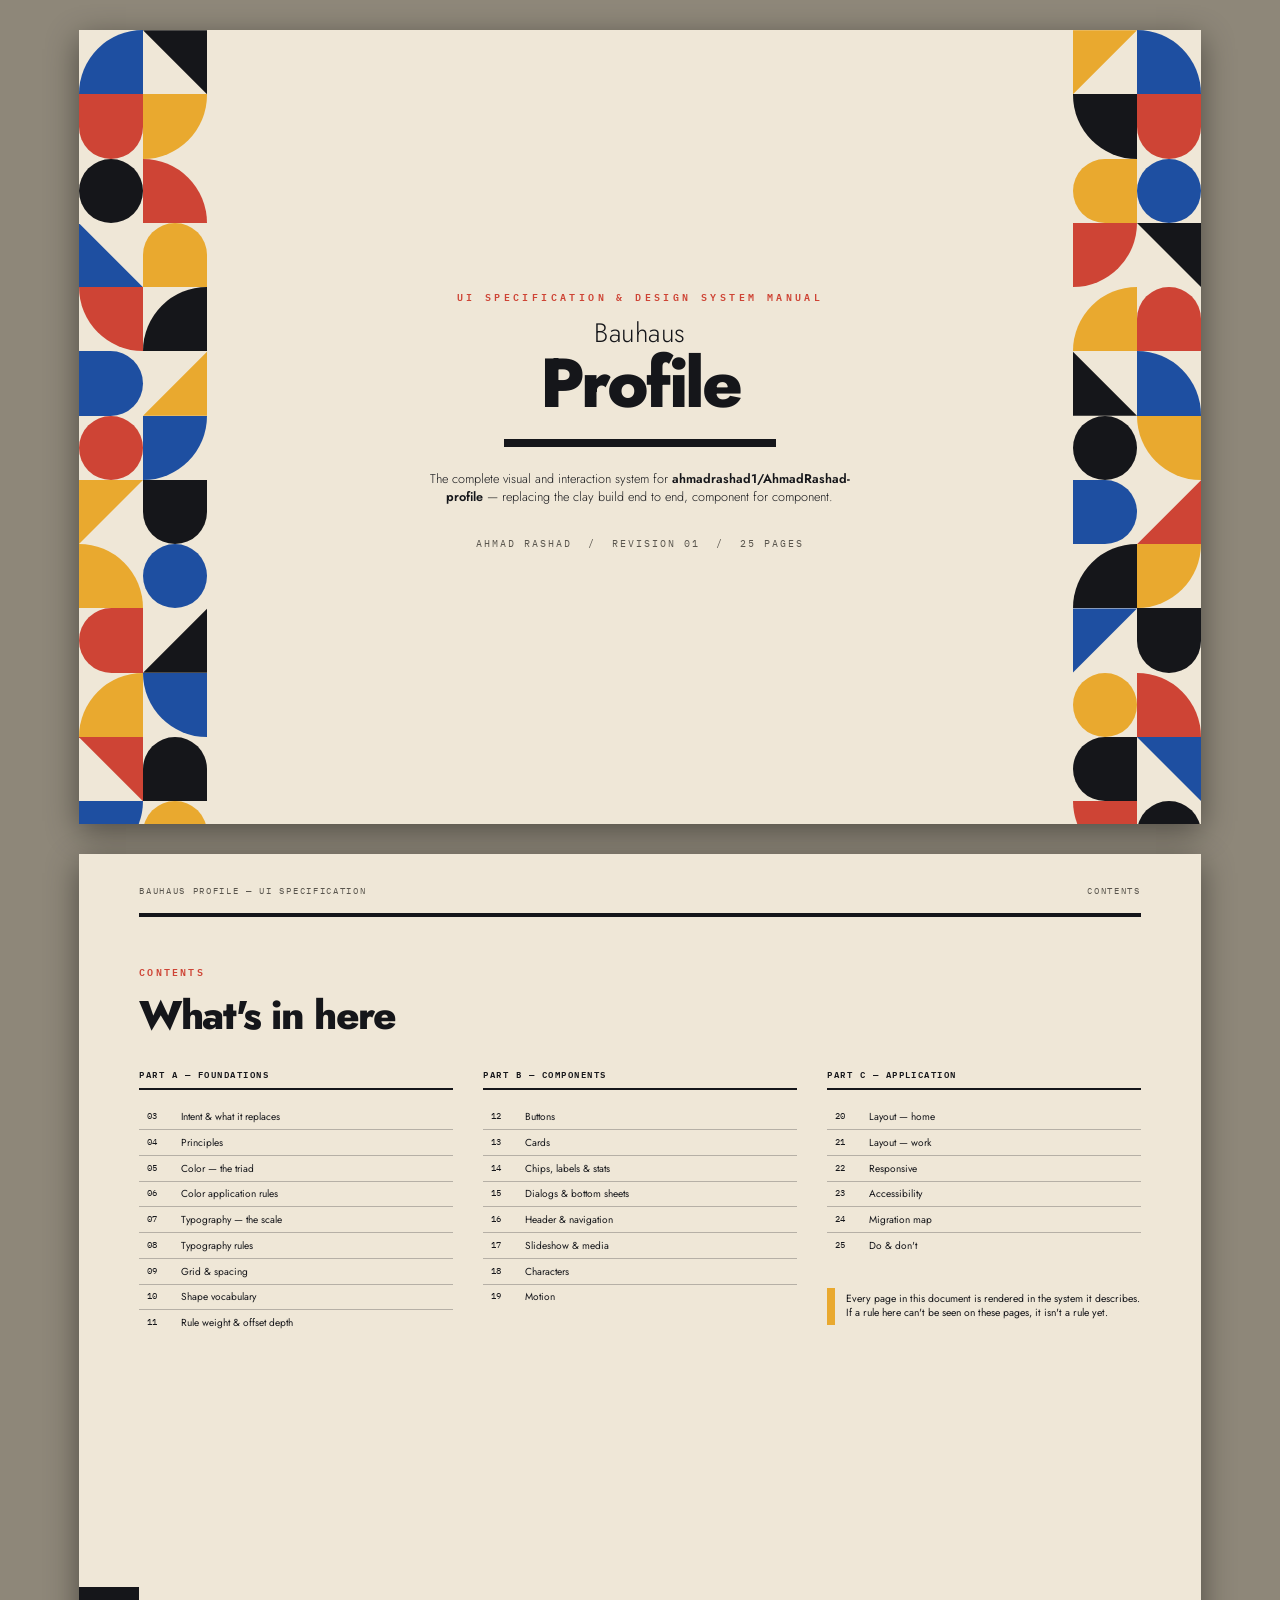
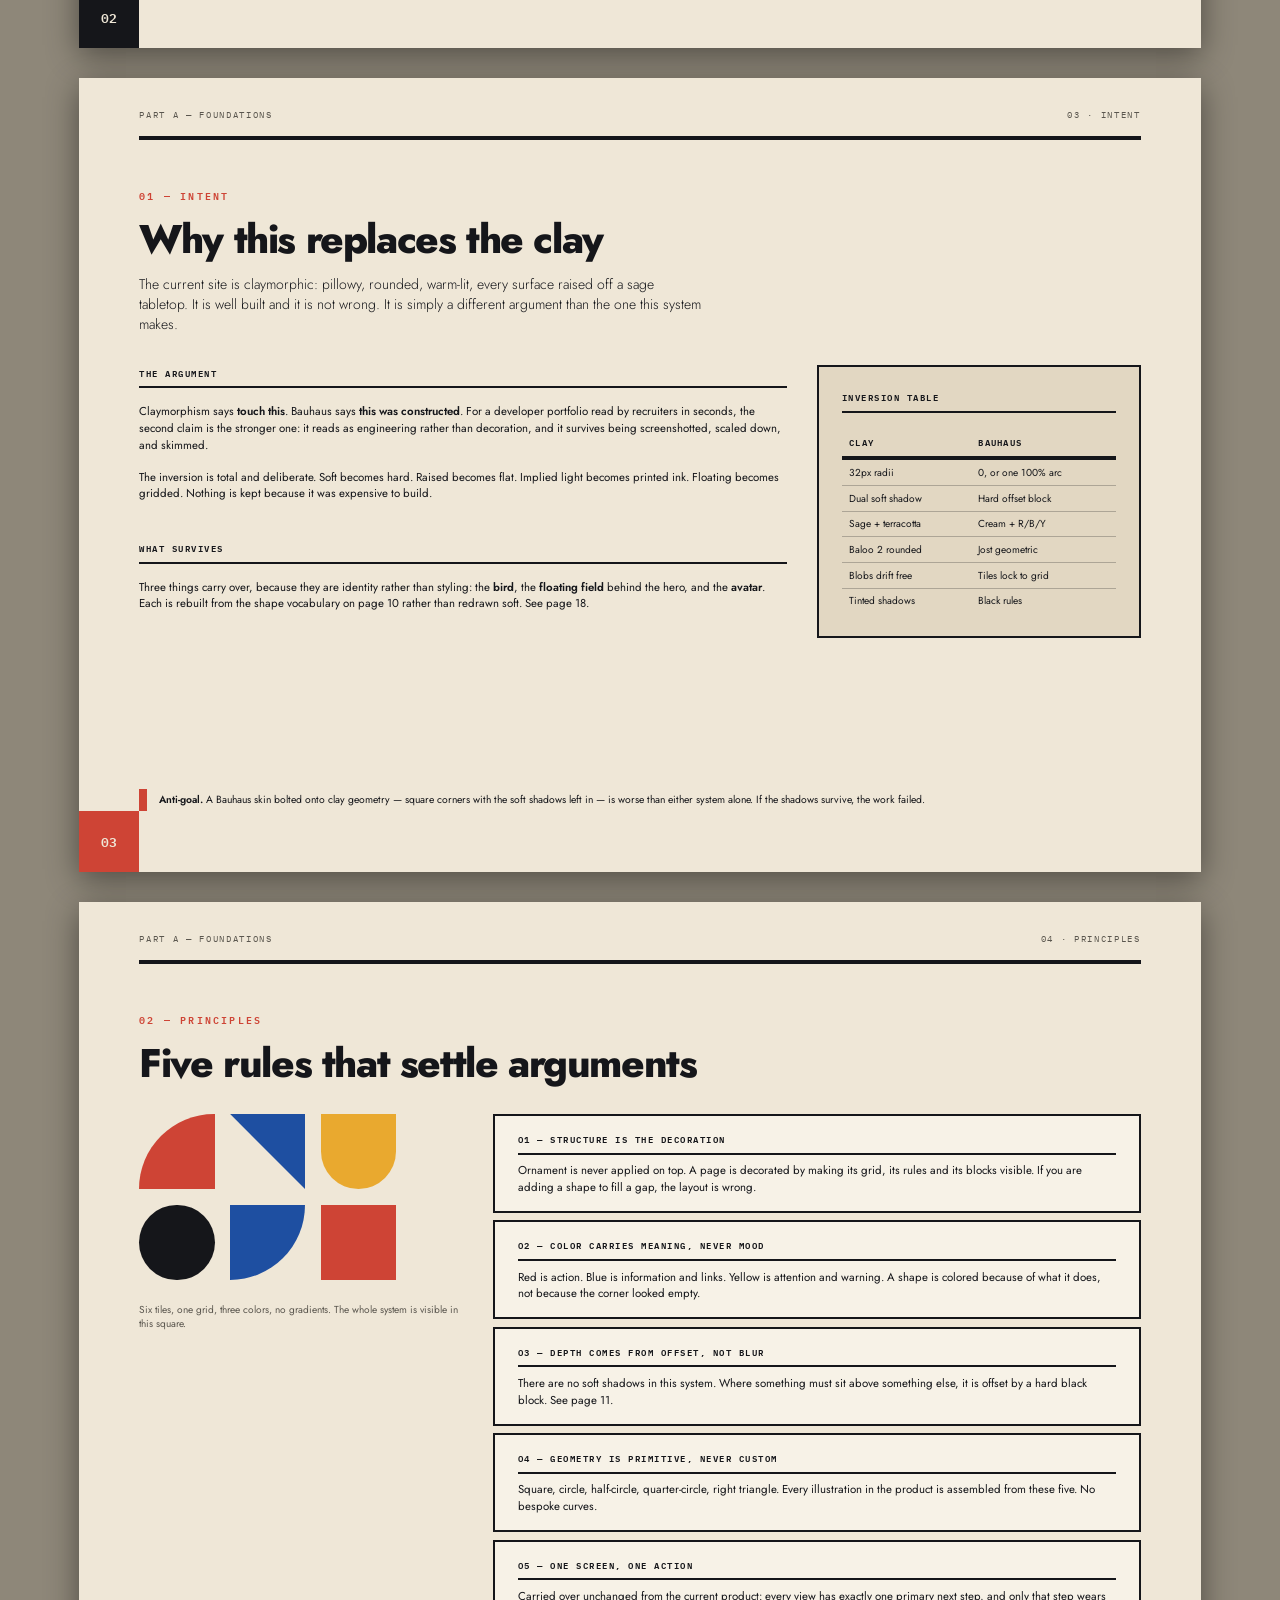
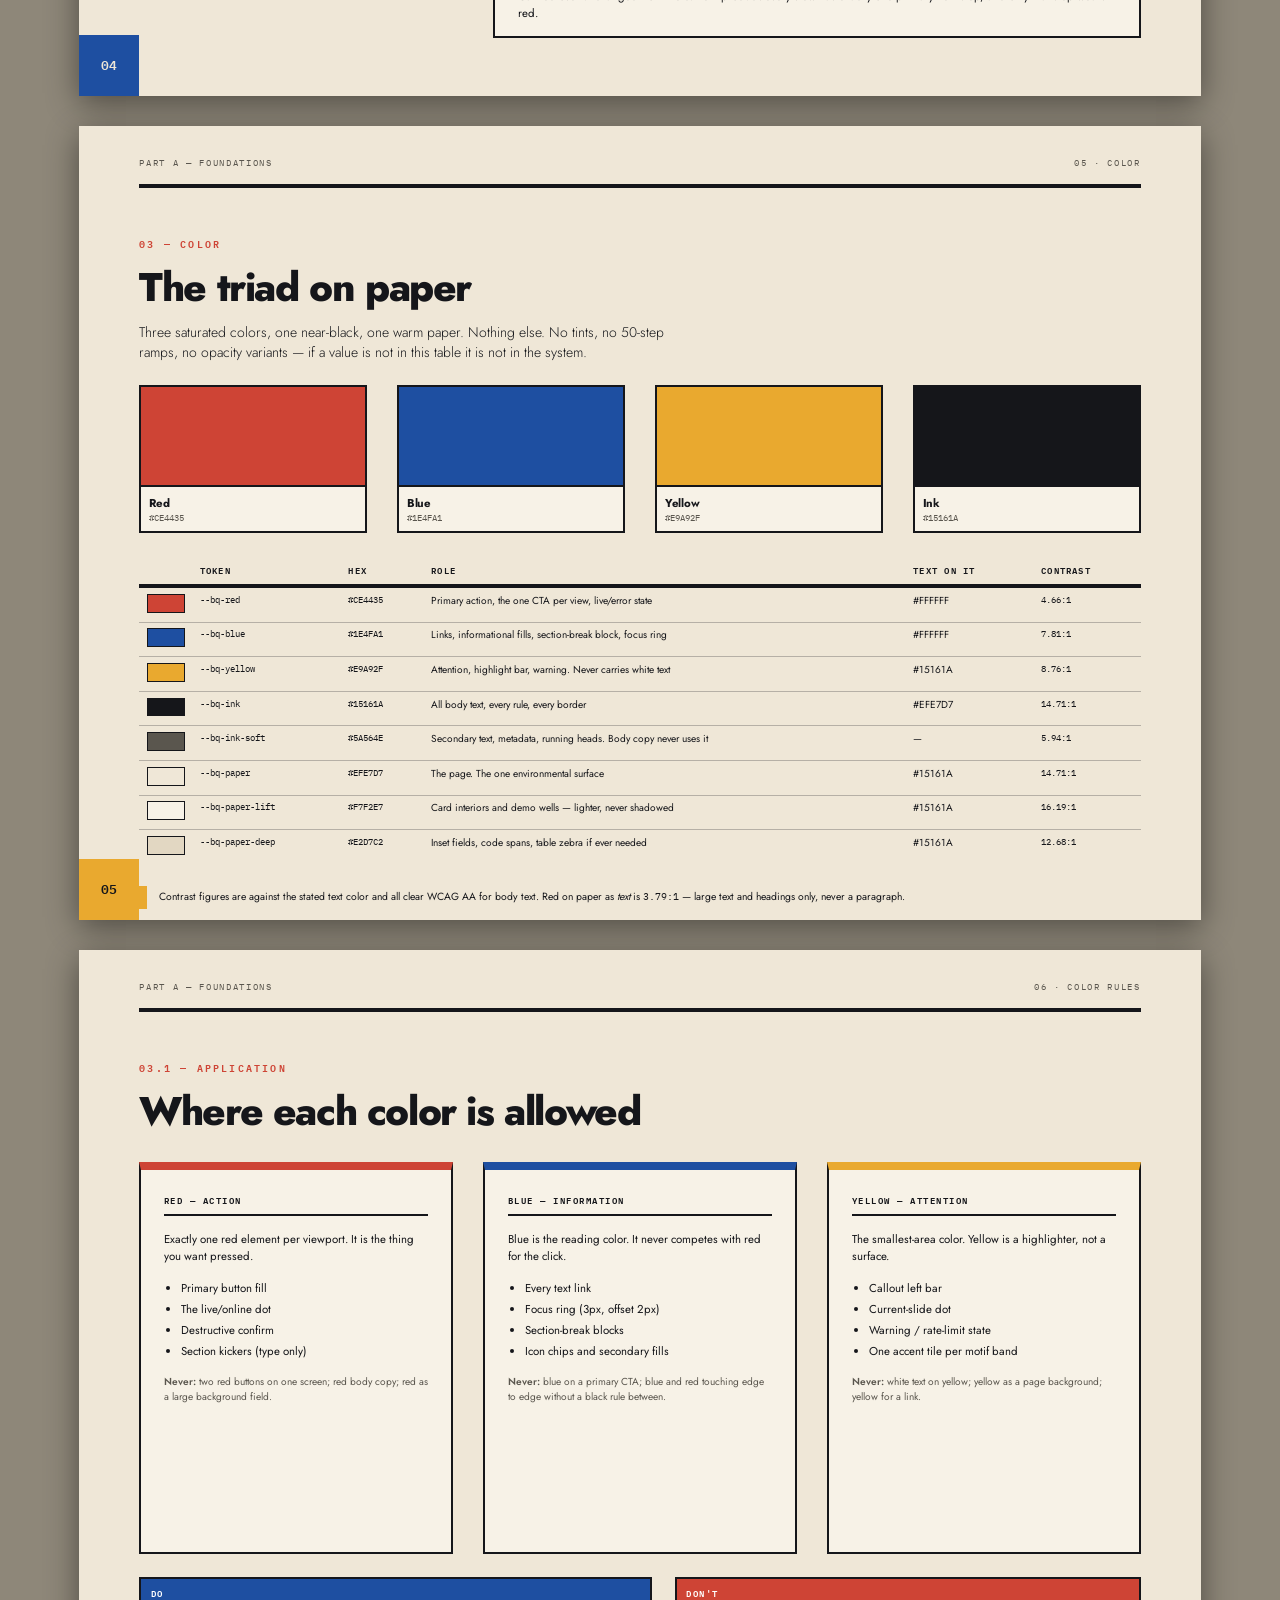
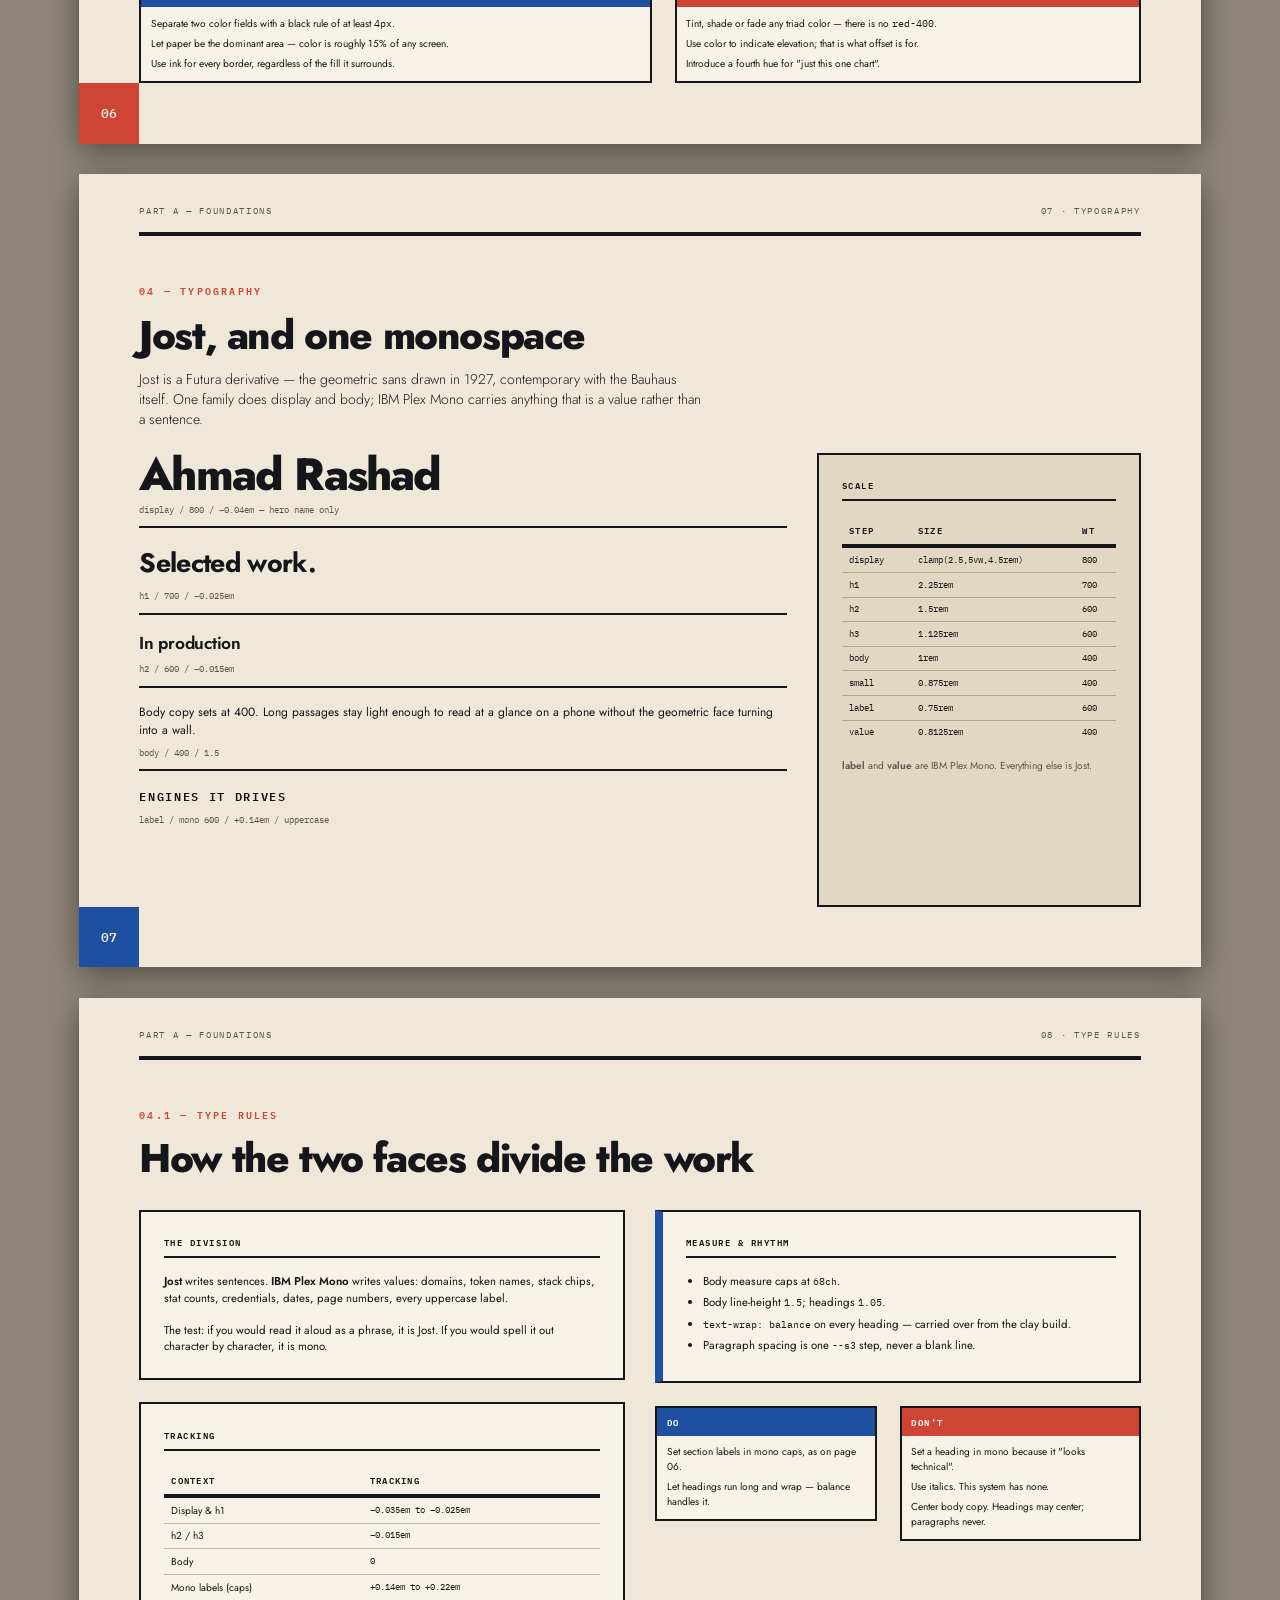
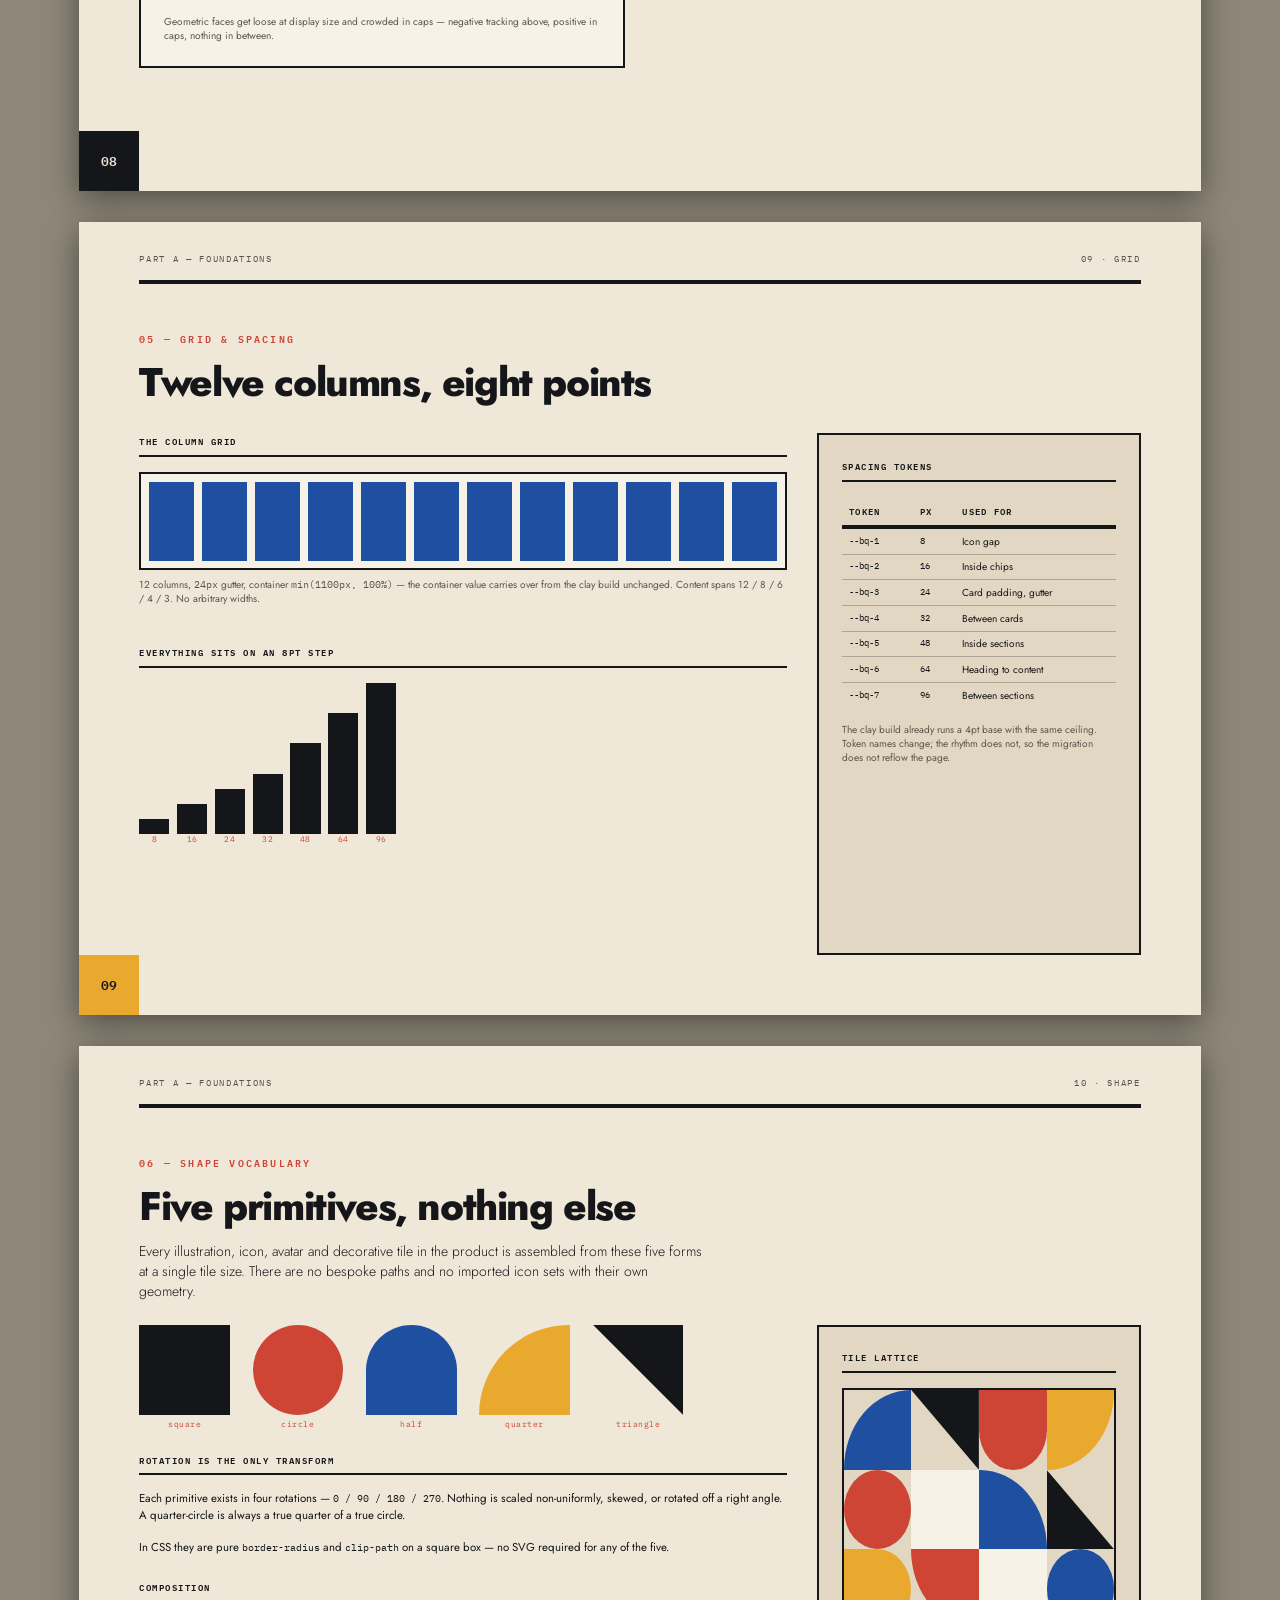
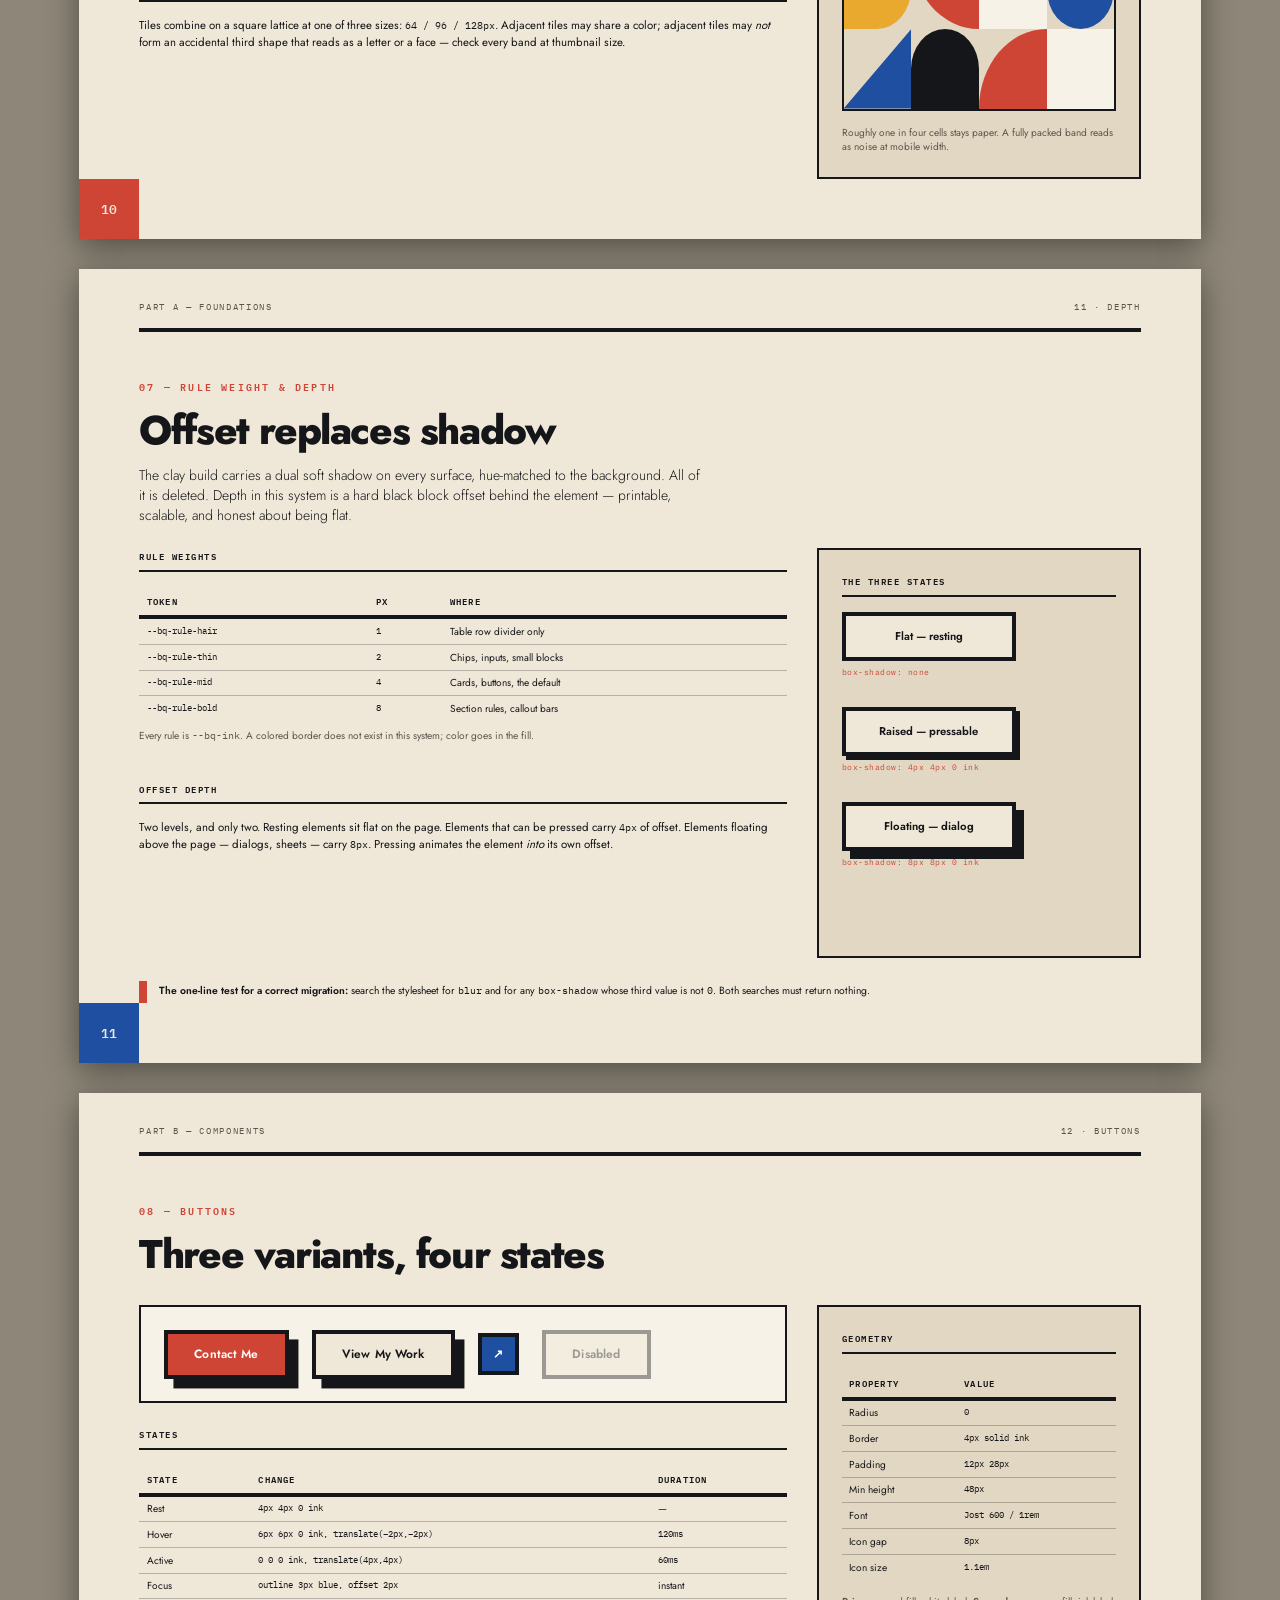
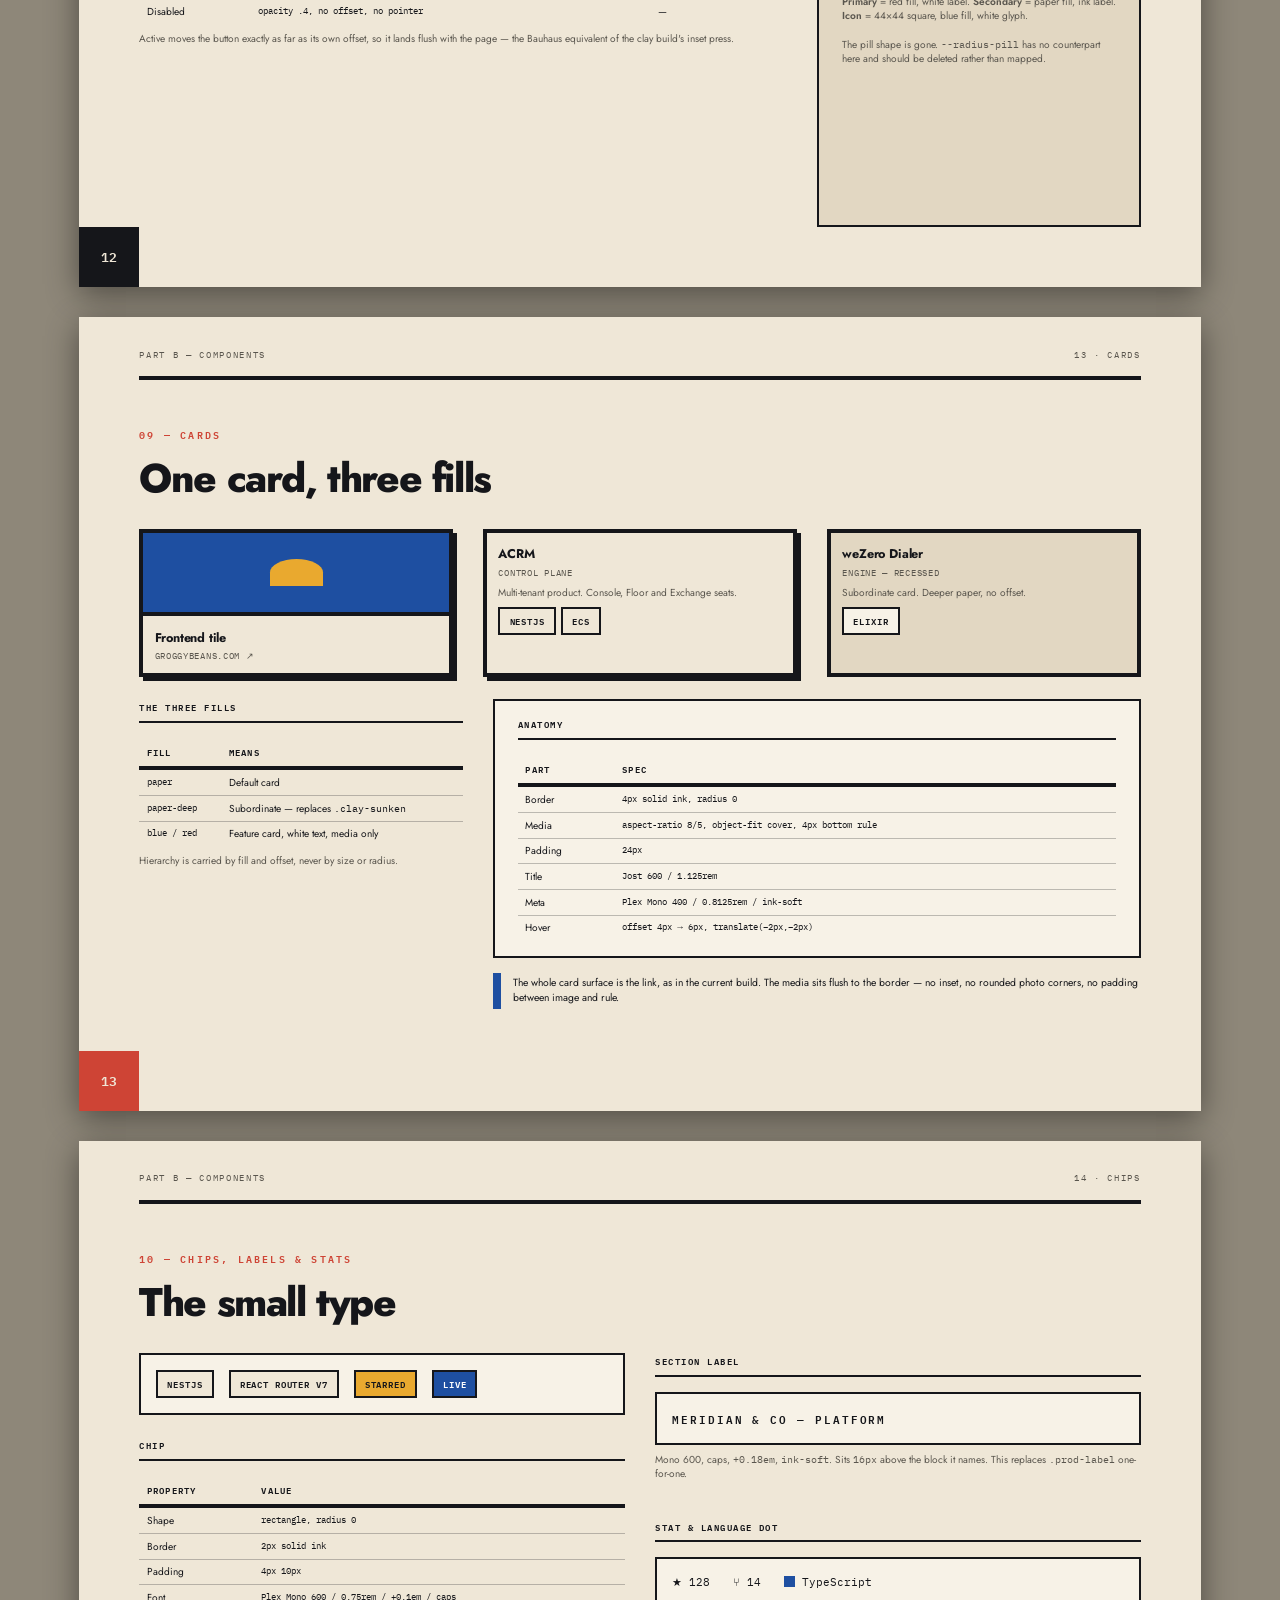
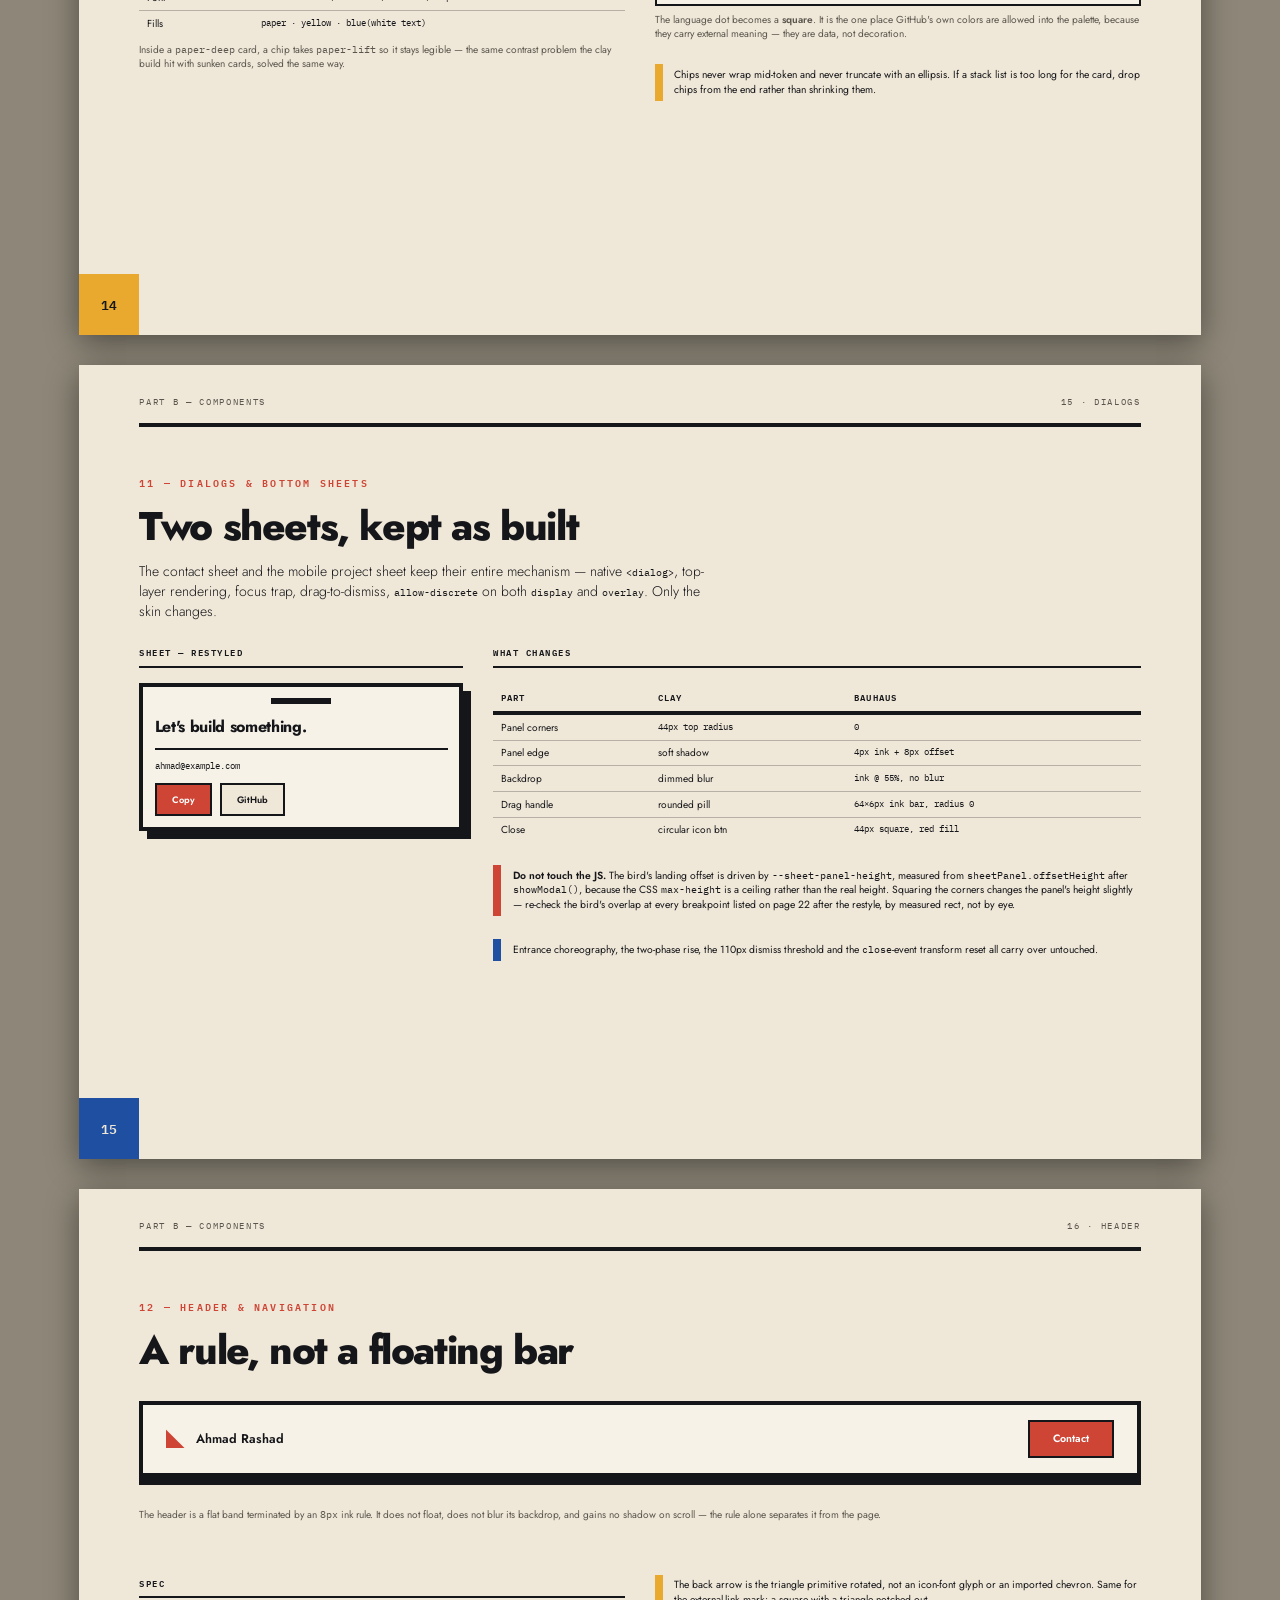
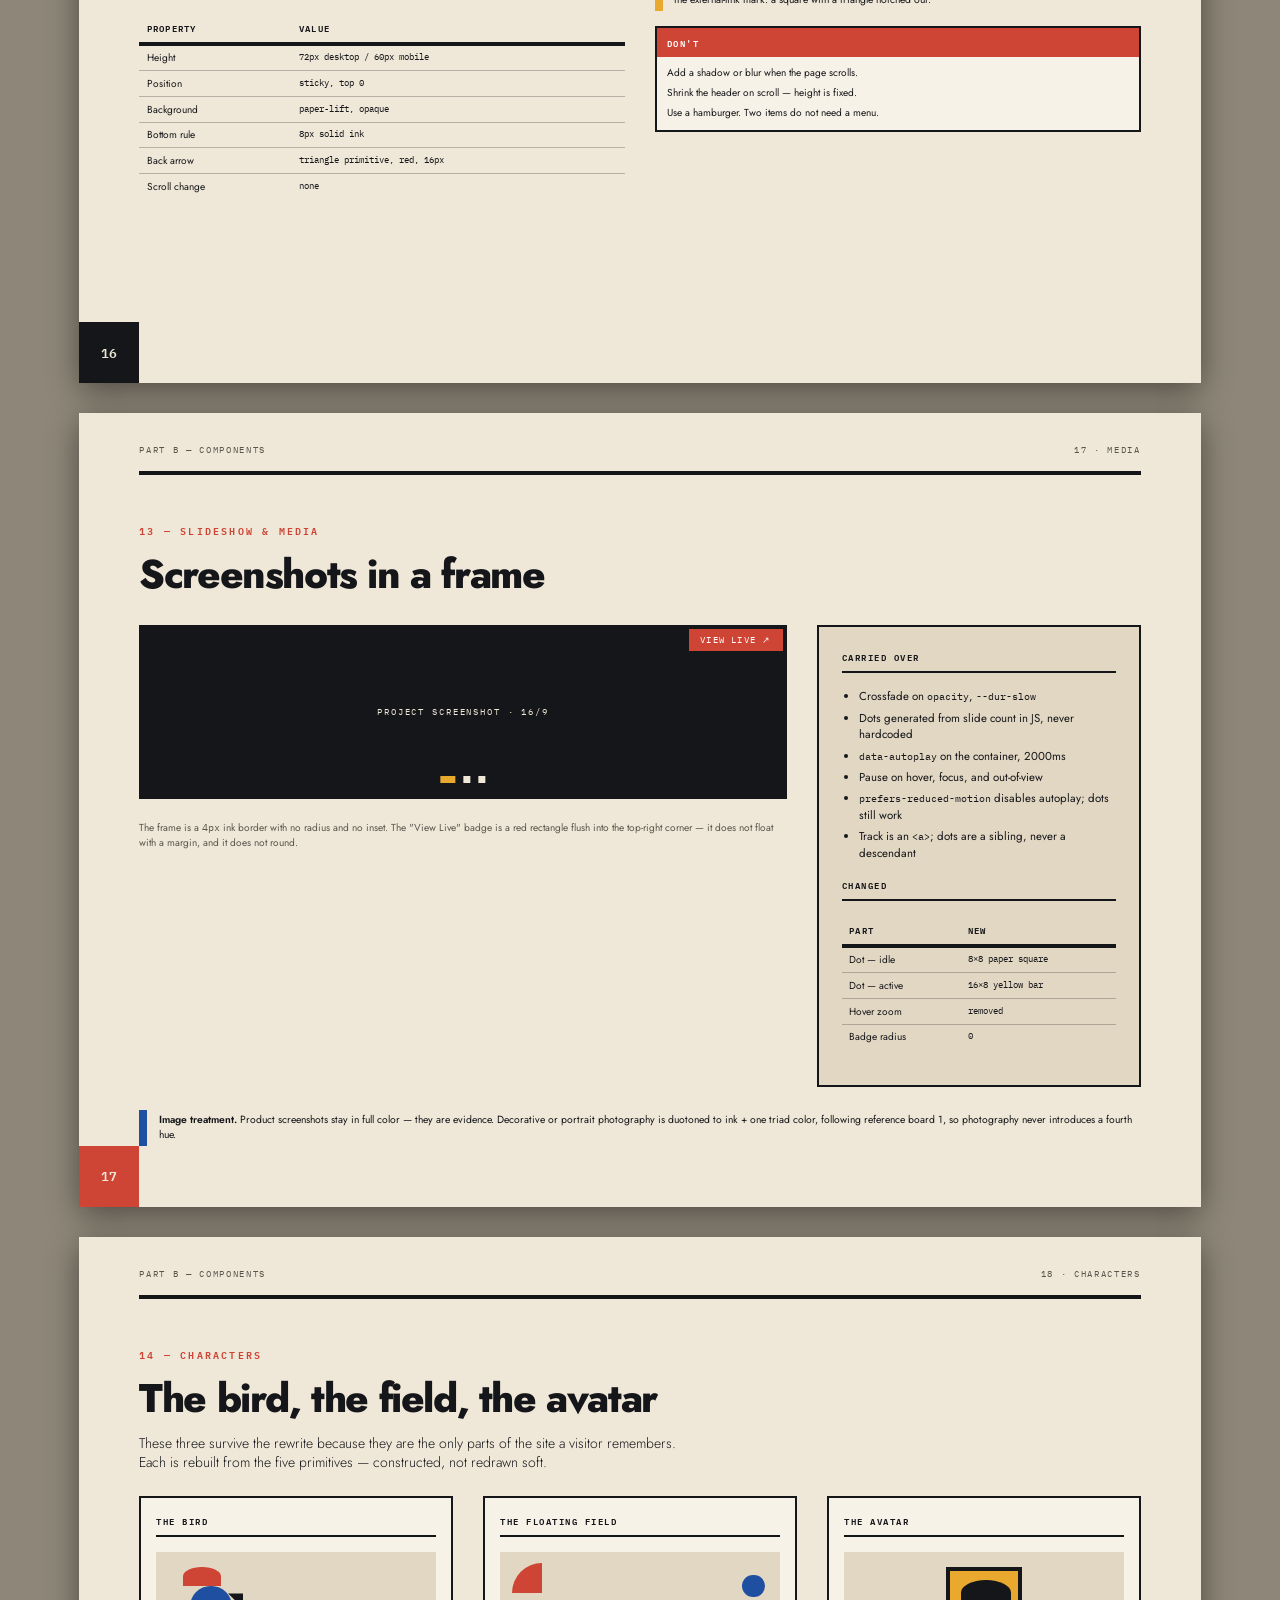
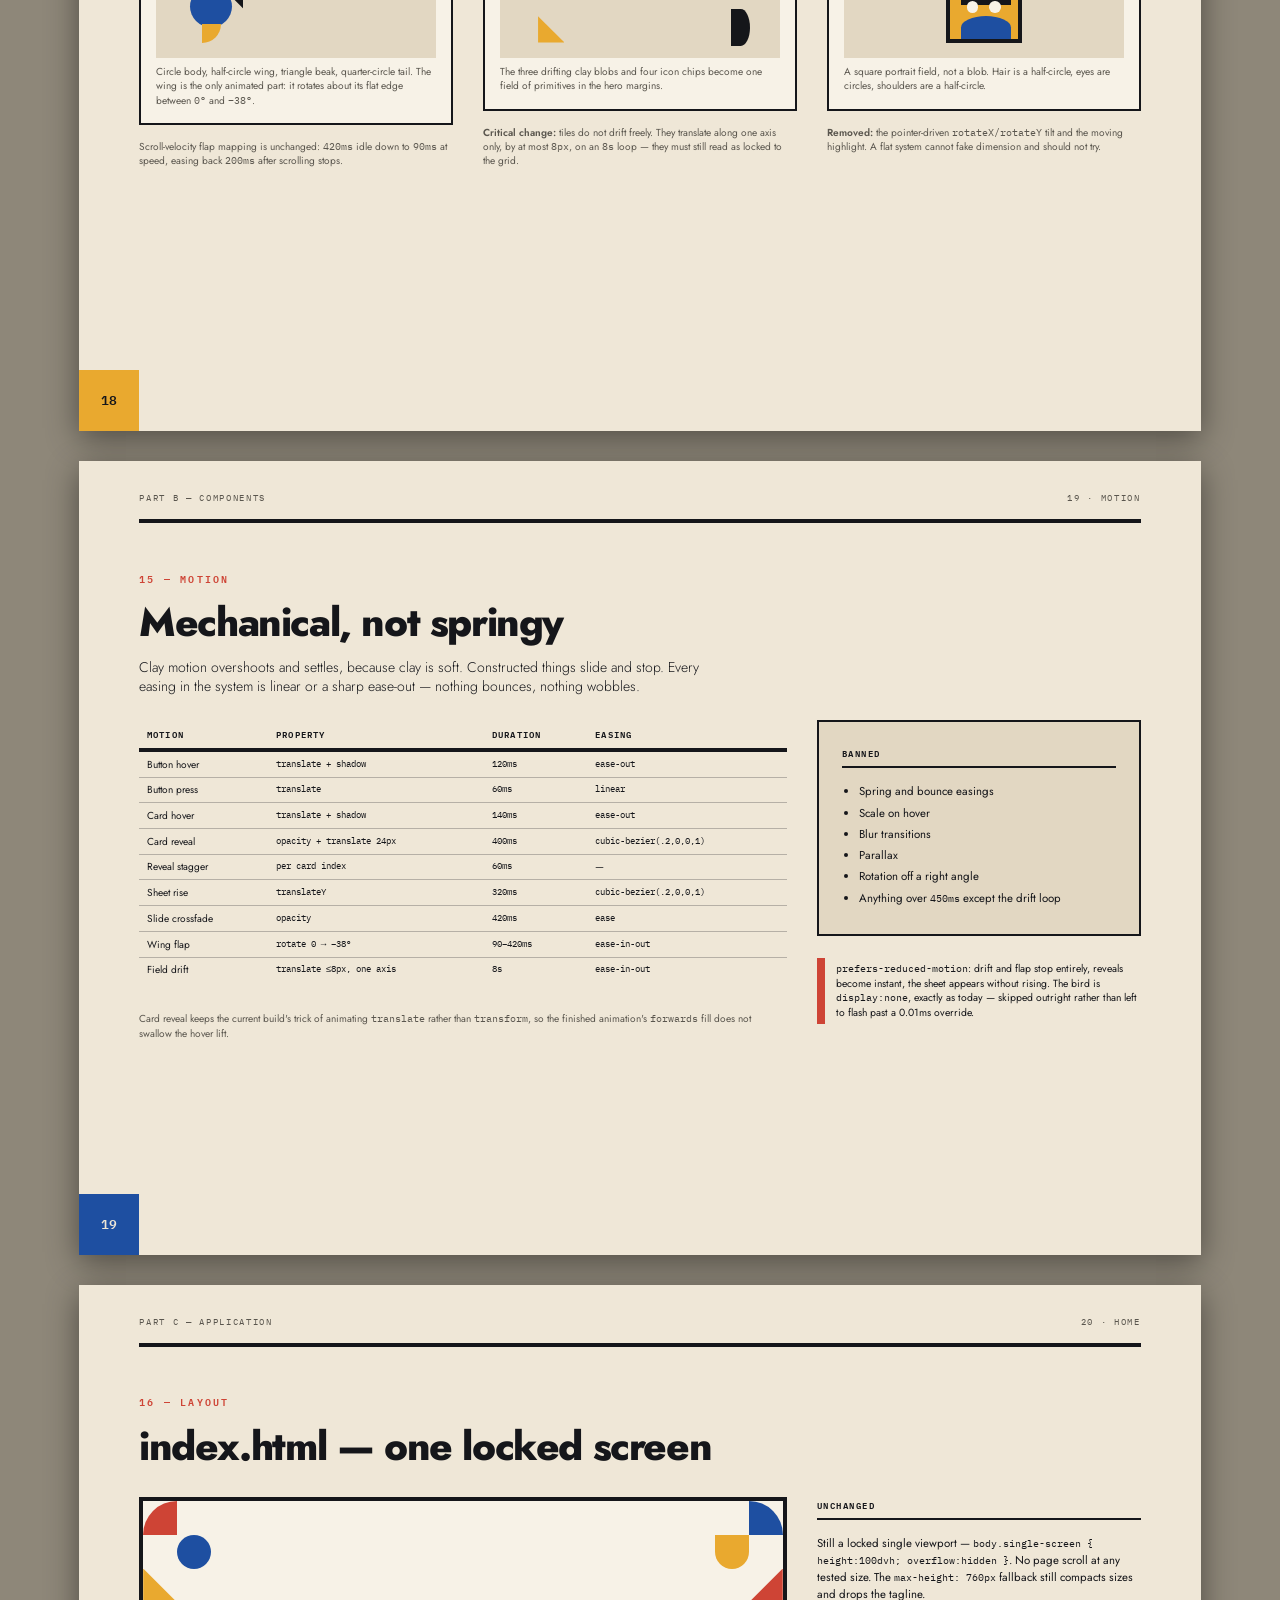
<file: docs/design-spec/spec.html>
<!DOCTYPE html>
<html lang="en">
<head>
<meta charset="utf-8" />
<title>Bauhaus UI Specification — Ahmad Rashad</title>
<link rel="stylesheet" href="spec.css" />
</head>
<body>

<!-- ============================================================
     01 — COVER
     ============================================================ -->
<section class="page" style="background:var(--paper);">
  <div class="motif left">
    <div class="sh q f-blue"></div><div class="sh tri-tr f-ink"></div>
    <div class="sh half-b f-red"></div><div class="sh q3 f-yellow"></div>
    <div class="sh circ f-ink"></div><div class="sh q2 f-red"></div>
    <div class="sh tri-bl f-blue"></div><div class="sh half-t f-yellow"></div>
    <div class="sh q4 f-red"></div><div class="sh q f-ink"></div>
    <div class="sh half-r f-blue"></div><div class="sh tri-br f-yellow"></div>
    <div class="sh circ f-red"></div><div class="sh q3 f-blue"></div>
    <div class="sh tri-tl f-yellow"></div><div class="sh half-b f-ink"></div>
    <div class="sh q2 f-yellow"></div><div class="sh circ f-blue"></div>
    <div class="sh half-l f-red"></div><div class="sh tri-br f-ink"></div>
    <div class="sh q f-yellow"></div><div class="sh q4 f-blue"></div>
    <div class="sh tri-tr f-red"></div><div class="sh half-t f-ink"></div>
    <div class="sh q3 f-blue"></div><div class="sh circ f-yellow"></div>
  </div>
  <div class="motif right">
    <div class="sh tri-tl f-yellow"></div><div class="sh q2 f-blue"></div>
    <div class="sh q4 f-ink"></div><div class="sh half-b f-red"></div>
    <div class="sh half-l f-yellow"></div><div class="sh circ f-blue"></div>
    <div class="sh q3 f-red"></div><div class="sh tri-tr f-ink"></div>
    <div class="sh q f-yellow"></div><div class="sh half-t f-red"></div>
    <div class="sh tri-bl f-ink"></div><div class="sh q2 f-blue"></div>
    <div class="sh circ f-ink"></div><div class="sh q4 f-yellow"></div>
    <div class="sh half-r f-blue"></div><div class="sh tri-br f-red"></div>
    <div class="sh q f-ink"></div><div class="sh q3 f-yellow"></div>
    <div class="sh tri-tl f-blue"></div><div class="sh half-b f-ink"></div>
    <div class="sh circ f-yellow"></div><div class="sh q2 f-red"></div>
    <div class="sh half-l f-ink"></div><div class="sh tri-tr f-blue"></div>
    <div class="sh q4 f-red"></div><div class="sh circ f-ink"></div>
  </div>

  <div style="position:absolute;inset:0;display:flex;flex-direction:column;justify-content:center;align-items:center;padding:0 46mm;text-align:center;">
    <span class="kicker" style="letter-spacing:0.34em;">UI Specification &amp; Design System Manual</span>
    <h1 style="font-size:20pt;font-weight:300;letter-spacing:0.02em;line-height:1;">Bauhaus</h1>
    <h1 style="font-size:52pt;font-weight:800;letter-spacing:-0.04em;line-height:0.95;margin-top:1mm;">Profile</h1>
    <div style="height:var(--rule-bold);background:var(--ink);width:72mm;margin:var(--s3) 0;"></div>
    <p style="font-size:9.5pt;font-weight:300;max-width:112mm;line-height:1.45;">
      The complete visual and interaction system for <strong>ahmadrashad1/AhmadRashad-profile</strong> —
      replacing the clay build end to end, component for component.
    </p>
    <p class="mono" style="font-size:7.5pt;letter-spacing:0.2em;text-transform:uppercase;color:var(--ink-soft);margin-top:var(--s2);">
      Ahmad Rashad &nbsp;/&nbsp; Revision 01 &nbsp;/&nbsp; 25 Pages
    </p>
  </div>
</section>

<!-- ============================================================
     02 — CONTENTS
     ============================================================ -->
<section class="page">
  <div class="rh"><span>Bauhaus Profile — UI Specification</span><span>Contents</span></div>
  <div class="rh-rule"></div>
  <div class="body">
    <span class="kicker">Contents</span>
    <h2 class="h-page">What's in here</h2>

    <div class="cols c3" style="margin-top:var(--s2);">
      <div class="stack" style="gap:var(--s2);">
        <div class="block flat" style="border:none;padding:0;">
          <div class="block-head">Part A — Foundations</div>
          <table>
            <tr><td class="mono" style="width:9mm;">03</td><td>Intent &amp; what it replaces</td></tr>
            <tr><td class="mono">04</td><td>Principles</td></tr>
            <tr><td class="mono">05</td><td>Color — the triad</td></tr>
            <tr><td class="mono">06</td><td>Color application rules</td></tr>
            <tr><td class="mono">07</td><td>Typography — the scale</td></tr>
            <tr><td class="mono">08</td><td>Typography rules</td></tr>
            <tr><td class="mono">09</td><td>Grid &amp; spacing</td></tr>
            <tr><td class="mono">10</td><td>Shape vocabulary</td></tr>
            <tr><td class="mono">11</td><td>Rule weight &amp; offset depth</td></tr>
          </table>
        </div>
      </div>

      <div class="stack" style="gap:var(--s2);">
        <div class="block flat" style="border:none;padding:0;">
          <div class="block-head">Part B — Components</div>
          <table>
            <tr><td class="mono" style="width:9mm;">12</td><td>Buttons</td></tr>
            <tr><td class="mono">13</td><td>Cards</td></tr>
            <tr><td class="mono">14</td><td>Chips, labels &amp; stats</td></tr>
            <tr><td class="mono">15</td><td>Dialogs &amp; bottom sheets</td></tr>
            <tr><td class="mono">16</td><td>Header &amp; navigation</td></tr>
            <tr><td class="mono">17</td><td>Slideshow &amp; media</td></tr>
            <tr><td class="mono">18</td><td>Characters</td></tr>
            <tr><td class="mono">19</td><td>Motion</td></tr>
          </table>
        </div>
      </div>

      <div class="stack" style="gap:var(--s2);">
        <div class="block flat" style="border:none;padding:0;">
          <div class="block-head">Part C — Application</div>
          <table>
            <tr><td class="mono" style="width:9mm;">20</td><td>Layout — home</td></tr>
            <tr><td class="mono">21</td><td>Layout — work</td></tr>
            <tr><td class="mono">22</td><td>Responsive</td></tr>
            <tr><td class="mono">23</td><td>Accessibility</td></tr>
            <tr><td class="mono">24</td><td>Migration map</td></tr>
            <tr><td class="mono">25</td><td>Do &amp; don't</td></tr>
          </table>
        </div>
        <div class="callout" style="margin-top:var(--s2);">
          Every page in this document is rendered in the system it describes. If a rule here
          can't be seen on these pages, it isn't a rule yet.
        </div>
      </div>
    </div>
  </div>
  <div class="pnum">02</div>
</section>

<!-- ============================================================
     03 — INTENT
     ============================================================ -->
<section class="page">
  <div class="rh"><span>Part A — Foundations</span><span>03 · Intent</span></div>
  <div class="rh-rule"></div>
  <div class="body">
    <span class="kicker">01 — Intent</span>
    <h2 class="h-page">Why this replaces the clay</h2>
    <p class="lede" style="margin-bottom:var(--s4);">
      The current site is claymorphic: pillowy, rounded, warm-lit, every surface raised off a sage
      tabletop. It is well built and it is not wrong. It is simply a different argument than the one
      this system makes.
    </p>

    <div class="cols c-2-1">
      <div class="stack">
        <div>
          <div class="block-head">The argument</div>
          <p>
            Claymorphism says <strong>touch this</strong>. Bauhaus says <strong>this was
            constructed</strong>. For a developer portfolio read by recruiters in seconds, the
            second claim is the stronger one: it reads as engineering rather than decoration, and
            it survives being screenshotted, scaled down, and skimmed.
          </p>
          <p>
            The inversion is total and deliberate. Soft becomes hard. Raised becomes flat. Implied
            light becomes printed ink. Floating becomes gridded. Nothing is kept because it was
            expensive to build.
          </p>
        </div>

        <div>
          <div class="block-head">What survives</div>
          <p>
            Three things carry over, because they are identity rather than styling: the
            <strong>bird</strong>, the <strong>floating field</strong> behind the hero, and the
            <strong>avatar</strong>. Each is rebuilt from the shape vocabulary on page 10 rather
            than redrawn soft. See page 18.
          </p>
        </div>
      </div>

      <div class="block tint" style="align-self:start;">
        <div class="block-head">Inversion table</div>
        <table>
          <tr><th>Clay</th><th>Bauhaus</th></tr>
          <tr><td>32px radii</td><td>0, or one 100% arc</td></tr>
          <tr><td>Dual soft shadow</td><td>Hard offset block</td></tr>
          <tr><td>Sage + terracotta</td><td>Cream + R/B/Y</td></tr>
          <tr><td>Baloo 2 rounded</td><td>Jost geometric</td></tr>
          <tr><td>Blobs drift free</td><td>Tiles lock to grid</td></tr>
          <tr><td>Tinted shadows</td><td>Black rules</td></tr>
        </table>
      </div>
    </div>

    <div class="callout red" style="margin-top:var(--s3);">
      <strong>Anti-goal.</strong> A Bauhaus skin bolted onto clay geometry — square corners with the
      soft shadows left in — is worse than either system alone. If the shadows survive, the work
      failed.
    </div>
  </div>
  <div class="pnum red">03</div>
</section>

<!-- ============================================================
     04 — PRINCIPLES
     ============================================================ -->
<section class="page">
  <div class="rh"><span>Part A — Foundations</span><span>04 · Principles</span></div>
  <div class="rh-rule"></div>
  <div class="body">
    <span class="kicker">02 — Principles</span>
    <h2 class="h-page">Five rules that settle arguments</h2>

    <div class="cols c-1-2" style="margin-top:var(--s2);">
      <div class="stack" style="gap:var(--s2);">
        <div class="row" style="gap:var(--s2);align-items:center;">
          <div class="sh q f-red" style="width:20mm;height:20mm;flex:0 0 auto;"></div>
          <div class="sh tri-tr f-blue" style="width:20mm;height:20mm;flex:0 0 auto;"></div>
          <div class="sh half-b f-yellow" style="width:20mm;height:20mm;flex:0 0 auto;"></div>
        </div>
        <div class="row" style="gap:var(--s2);align-items:center;">
          <div class="sh circ f-ink" style="width:20mm;height:20mm;flex:0 0 auto;"></div>
          <div class="sh q3 f-blue" style="width:20mm;height:20mm;flex:0 0 auto;"></div>
          <div class="sh f-red" style="width:20mm;height:20mm;flex:0 0 auto;"></div>
        </div>
        <p class="note" style="margin-top:var(--s1);">
          Six tiles, one grid, three colors, no gradients. The whole system is visible in this
          square.
        </p>
      </div>

      <div class="stack tight-stack">
        <div class="block">
          <div class="block-head">01 — Structure is the decoration</div>
          <p style="margin:0;">Ornament is never applied on top. A page is decorated by making its
          grid, its rules and its blocks visible. If you are adding a shape to fill a gap, the
          layout is wrong.</p>
        </div>
        <div class="block">
          <div class="block-head">02 — Color carries meaning, never mood</div>
          <p style="margin:0;">Red is action. Blue is information and links. Yellow is attention and
          warning. A shape is colored because of what it does, not because the corner looked empty.</p>
        </div>
        <div class="block">
          <div class="block-head">03 — Depth comes from offset, not blur</div>
          <p style="margin:0;">There are no soft shadows in this system. Where something must sit
          above something else, it is offset by a hard black block. See page 11.</p>
        </div>
        <div class="block">
          <div class="block-head">04 — Geometry is primitive, never custom</div>
          <p style="margin:0;">Square, circle, half-circle, quarter-circle, right triangle. Every
          illustration in the product is assembled from these five. No bespoke curves.</p>
        </div>
        <div class="block">
          <div class="block-head">05 — One screen, one action</div>
          <p style="margin:0;">Carried over unchanged from the current product: every view has
          exactly one primary next step, and only that step wears red.</p>
        </div>
      </div>
    </div>
  </div>
  <div class="pnum blue">04</div>
</section>

<!-- ============================================================
     05 — COLOR
     ============================================================ -->
<section class="page">
  <div class="rh"><span>Part A — Foundations</span><span>05 · Color</span></div>
  <div class="rh-rule"></div>
  <div class="body">
    <span class="kicker">03 — Color</span>
    <h2 class="h-page">The triad on paper</h2>
    <p class="lede" style="margin-bottom:var(--s3);">
      Three saturated colors, one near-black, one warm paper. Nothing else. No tints, no 50-step
      ramps, no opacity variants — if a value is not in this table it is not in the system.
    </p>

    <div class="cols c4" style="flex:0 0 auto;margin-bottom:var(--s3);">
      <div class="swatch"><div class="swatch-chip f-red"></div>
        <div class="swatch-meta"><div class="swatch-name">Red</div><div class="swatch-hex">#CE4435</div></div></div>
      <div class="swatch"><div class="swatch-chip f-blue"></div>
        <div class="swatch-meta"><div class="swatch-name">Blue</div><div class="swatch-hex">#1E4FA1</div></div></div>
      <div class="swatch"><div class="swatch-chip f-yellow"></div>
        <div class="swatch-meta"><div class="swatch-name">Yellow</div><div class="swatch-hex">#E9A92F</div></div></div>
      <div class="swatch"><div class="swatch-chip f-ink"></div>
        <div class="swatch-meta"><div class="swatch-name">Ink</div><div class="swatch-hex">#15161A</div></div></div>
    </div>

    <table>
      <tr>
        <th style="width:8mm;"></th><th>Token</th><th>Hex</th><th>Role</th>
        <th>Text on it</th><th>Contrast</th>
      </tr>
      <tr><td><span class="swatch-cell f-red"></span></td><td class="mono">--bq-red</td><td class="mono">#CE4435</td>
        <td>Primary action, the one CTA per view, live/error state</td><td>#FFFFFF</td><td class="mono">4.66:1</td></tr>
      <tr><td><span class="swatch-cell f-blue"></span></td><td class="mono">--bq-blue</td><td class="mono">#1E4FA1</td>
        <td>Links, informational fills, section-break block, focus ring</td><td>#FFFFFF</td><td class="mono">7.81:1</td></tr>
      <tr><td><span class="swatch-cell f-yellow"></span></td><td class="mono">--bq-yellow</td><td class="mono">#E9A92F</td>
        <td>Attention, highlight bar, warning. Never carries white text</td><td>#15161A</td><td class="mono">8.76:1</td></tr>
      <tr><td><span class="swatch-cell f-ink"></span></td><td class="mono">--bq-ink</td><td class="mono">#15161A</td>
        <td>All body text, every rule, every border</td><td>#EFE7D7</td><td class="mono">14.71:1</td></tr>
      <tr><td><span class="swatch-cell" style="background:#5A564E;"></span></td><td class="mono">--bq-ink-soft</td><td class="mono">#5A564E</td>
        <td>Secondary text, metadata, running heads. Body copy never uses it</td><td>—</td><td class="mono">5.94:1</td></tr>
      <tr><td><span class="swatch-cell" style="background:#EFE7D7;"></span></td><td class="mono">--bq-paper</td><td class="mono">#EFE7D7</td>
        <td>The page. The one environmental surface</td><td>#15161A</td><td class="mono">14.71:1</td></tr>
      <tr><td><span class="swatch-cell" style="background:#F7F2E7;"></span></td><td class="mono">--bq-paper-lift</td><td class="mono">#F7F2E7</td>
        <td>Card interiors and demo wells — lighter, never shadowed</td><td>#15161A</td><td class="mono">16.19:1</td></tr>
      <tr><td><span class="swatch-cell" style="background:#E2D7C2;"></span></td><td class="mono">--bq-paper-deep</td><td class="mono">#E2D7C2</td>
        <td>Inset fields, code spans, table zebra if ever needed</td><td>#15161A</td><td class="mono">12.68:1</td></tr>
    </table>

    <div class="callout" style="margin-top:var(--s3);">
      Contrast figures are against the stated text color and all clear WCAG AA for body text.
      Red on paper as <em>text</em> is <span class="mono">3.79:1</span> — large text and headings only,
      never a paragraph.
    </div>
  </div>
  <div class="pnum yellow">05</div>
</section>

<!-- ============================================================
     06 — COLOR APPLICATION
     ============================================================ -->
<section class="page">
  <div class="rh"><span>Part A — Foundations</span><span>06 · Color rules</span></div>
  <div class="rh-rule"></div>
  <div class="body">
    <span class="kicker">03.1 — Application</span>
    <h2 class="h-page">Where each color is allowed</h2>

    <div class="cols c3" style="margin-top:var(--s2);">
      <div class="block" style="border-top:var(--rule-bold) solid var(--red);">
        <div class="block-head">Red — action</div>
        <p>Exactly one red element per viewport. It is the thing you want pressed.</p>
        <ul>
          <li>Primary button fill</li>
          <li>The live/online dot</li>
          <li>Destructive confirm</li>
          <li>Section kickers (type only)</li>
        </ul>
        <p class="note" style="margin:0;"><strong>Never:</strong> two red buttons on one screen; red
        body copy; red as a large background field.</p>
      </div>

      <div class="block" style="border-top:var(--rule-bold) solid var(--blue);">
        <div class="block-head">Blue — information</div>
        <p>Blue is the reading color. It never competes with red for the click.</p>
        <ul>
          <li>Every text link</li>
          <li>Focus ring (3px, offset 2px)</li>
          <li>Section-break blocks</li>
          <li>Icon chips and secondary fills</li>
        </ul>
        <p class="note" style="margin:0;"><strong>Never:</strong> blue on a primary CTA; blue and red
        touching edge to edge without a black rule between.</p>
      </div>

      <div class="block" style="border-top:var(--rule-bold) solid var(--yellow);">
        <div class="block-head">Yellow — attention</div>
        <p>The smallest-area color. Yellow is a highlighter, not a surface.</p>
        <ul>
          <li>Callout left bar</li>
          <li>Current-slide dot</li>
          <li>Warning / rate-limit state</li>
          <li>One accent tile per motif band</li>
        </ul>
        <p class="note" style="margin:0;"><strong>Never:</strong> white text on yellow; yellow as a
        page background; yellow for a link.</p>
      </div>
    </div>

    <div class="row" style="margin-top:var(--s3);gap:var(--s3);">
      <div class="dd do grow">
        <div class="dd-head">Do</div>
        <div class="dd-body">
          <p>Separate two color fields with a black rule of at least <span class="mono">4px</span>.</p>
          <p>Let paper be the dominant area — color is roughly 15% of any screen.</p>
          <p>Use ink for every border, regardless of the fill it surrounds.</p>
        </div>
      </div>
      <div class="dd dont grow">
        <div class="dd-head">Don't</div>
        <div class="dd-body">
          <p>Tint, shade or fade any triad color — there is no <span class="mono">red-400</span>.</p>
          <p>Use color to indicate elevation; that is what offset is for.</p>
          <p>Introduce a fourth hue for "just this one chart".</p>
        </div>
      </div>
    </div>
  </div>
  <div class="pnum red">06</div>
</section>

<!-- ============================================================
     07 — TYPOGRAPHY
     ============================================================ -->
<section class="page">
  <div class="rh"><span>Part A — Foundations</span><span>07 · Typography</span></div>
  <div class="rh-rule"></div>
  <div class="body">
    <span class="kicker">04 — Typography</span>
    <h2 class="h-page">Jost, and one monospace</h2>
    <p class="lede" style="margin-bottom:var(--s3);">
      Jost is a Futura derivative — the geometric sans drawn in 1927, contemporary with the
      Bauhaus itself. One family does display and body; IBM Plex Mono carries anything that is a
      value rather than a sentence.
    </p>

    <div class="cols c-2-1">
      <div class="stack" style="gap:var(--s2);">
        <div style="border-bottom:var(--rule-thin) solid var(--ink);padding-bottom:2mm;">
          <div style="font-size:34pt;font-weight:800;letter-spacing:-0.04em;line-height:0.95;">Ahmad Rashad</div>
          <span class="mono" style="font-size:6.4pt;color:var(--ink-soft);">display / 800 / −0.04em — hero name only</span>
        </div>
        <div style="border-bottom:var(--rule-thin) solid var(--ink);padding-bottom:2mm;">
          <div style="font-size:20pt;font-weight:700;letter-spacing:-0.025em;">Selected work.</div>
          <span class="mono" style="font-size:6.4pt;color:var(--ink-soft);">h1 / 700 / −0.025em</span>
        </div>
        <div style="border-bottom:var(--rule-thin) solid var(--ink);padding-bottom:2mm;">
          <div style="font-size:13pt;font-weight:600;letter-spacing:-0.015em;">In production</div>
          <span class="mono" style="font-size:6.4pt;color:var(--ink-soft);">h2 / 600 / −0.015em</span>
        </div>
        <div style="border-bottom:var(--rule-thin) solid var(--ink);padding-bottom:2mm;">
          <div style="font-size:9pt;font-weight:400;line-height:1.5;">Body copy sets at 400. Long passages stay
          light enough to read at a glance on a phone without the geometric face turning into a wall.</div>
          <span class="mono" style="font-size:6.4pt;color:var(--ink-soft);">body / 400 / 1.5</span>
        </div>
        <div>
          <div class="mono" style="font-size:9pt;font-weight:600;letter-spacing:0.14em;">ENGINES IT DRIVES</div>
          <span class="mono" style="font-size:6.4pt;color:var(--ink-soft);">label / mono 600 / +0.14em / uppercase</span>
        </div>
      </div>

      <div class="block tint">
        <div class="block-head">Scale</div>
        <table>
          <tr><th>Step</th><th>Size</th><th>Wt</th></tr>
          <tr><td class="mono">display</td><td class="mono">clamp(2.5,5vw,4.5rem)</td><td class="mono">800</td></tr>
          <tr><td class="mono">h1</td><td class="mono">2.25rem</td><td class="mono">700</td></tr>
          <tr><td class="mono">h2</td><td class="mono">1.5rem</td><td class="mono">600</td></tr>
          <tr><td class="mono">h3</td><td class="mono">1.125rem</td><td class="mono">600</td></tr>
          <tr><td class="mono">body</td><td class="mono">1rem</td><td class="mono">400</td></tr>
          <tr><td class="mono">small</td><td class="mono">0.875rem</td><td class="mono">400</td></tr>
          <tr><td class="mono">label</td><td class="mono">0.75rem</td><td class="mono">600</td></tr>
          <tr><td class="mono">value</td><td class="mono">0.8125rem</td><td class="mono">400</td></tr>
        </table>
        <p class="note" style="margin-top:var(--s2);margin-bottom:0;">
          <strong>label</strong> and <strong>value</strong> are IBM Plex Mono.
          Everything else is Jost.
        </p>
      </div>
    </div>
  </div>
  <div class="pnum blue">07</div>
</section>

<!-- ============================================================
     08 — TYPOGRAPHY RULES
     ============================================================ -->
<section class="page">
  <div class="rh"><span>Part A — Foundations</span><span>08 · Type rules</span></div>
  <div class="rh-rule"></div>
  <div class="body">
    <span class="kicker">04.1 — Type rules</span>
    <h2 class="h-page">How the two faces divide the work</h2>

    <div class="cols c2" style="margin-top:var(--s2);">
      <div class="stack">
        <div class="block">
          <div class="block-head">The division</div>
          <p><strong>Jost</strong> writes sentences. <strong>IBM Plex Mono</strong> writes values:
          domains, token names, stack chips, stat counts, credentials, dates, page numbers, every
          uppercase label.</p>
          <p style="margin:0;">The test: if you would read it aloud as a phrase, it is Jost. If you
          would spell it out character by character, it is mono.</p>
        </div>
        <div class="block">
          <div class="block-head">Tracking</div>
          <table>
            <tr><th>Context</th><th>Tracking</th></tr>
            <tr><td>Display &amp; h1</td><td class="mono">−0.035em to −0.025em</td></tr>
            <tr><td>h2 / h3</td><td class="mono">−0.015em</td></tr>
            <tr><td>Body</td><td class="mono">0</td></tr>
            <tr><td>Mono labels (caps)</td><td class="mono">+0.14em to +0.22em</td></tr>
          </table>
          <p class="note" style="margin:var(--s2) 0 0;">Geometric faces get loose at display size
          and crowded in caps — negative tracking above, positive in caps, nothing in between.</p>
        </div>
      </div>

      <div class="stack">
        <div class="block" style="border-left:var(--rule-bold) solid var(--blue);">
          <div class="block-head">Measure &amp; rhythm</div>
          <ul style="margin-bottom:0;">
            <li>Body measure caps at <span class="mono">68ch</span>.</li>
            <li>Body line-height <span class="mono">1.5</span>; headings <span class="mono">1.05</span>.</li>
            <li><span class="mono">text-wrap: balance</span> on every heading — carried over from the clay build.</li>
            <li>Paragraph spacing is one <span class="mono">--s3</span> step, never a blank line.</li>
          </ul>
        </div>

        <div class="row" style="gap:var(--s3);">
          <div class="dd do grow">
            <div class="dd-head">Do</div>
            <div class="dd-body">
              <p>Set section labels in mono caps, as on page 06.</p>
              <p>Let headings run long and wrap — balance handles it.</p>
            </div>
          </div>
          <div class="dd dont grow">
            <div class="dd-head">Don't</div>
            <div class="dd-body">
              <p>Set a heading in mono because it "looks technical".</p>
              <p>Use italics. This system has none.</p>
              <p>Center body copy. Headings may center; paragraphs never.</p>
            </div>
          </div>
        </div>
      </div>
    </div>
  </div>
  <div class="pnum">08</div>
</section>

<!-- ============================================================
     09 — GRID & SPACING
     ============================================================ -->
<section class="page">
  <div class="rh"><span>Part A — Foundations</span><span>09 · Grid</span></div>
  <div class="rh-rule"></div>
  <div class="body">
    <span class="kicker">05 — Grid &amp; spacing</span>
    <h2 class="h-page">Twelve columns, eight points</h2>

    <div class="cols c-2-1" style="margin-top:var(--s2);">
      <div class="stack">
        <div>
          <div class="block-head">The column grid</div>
          <div style="display:grid;grid-template-columns:repeat(12,1fr);gap:2mm;height:26mm;border:var(--rule-thin) solid var(--ink);padding:2mm;background:var(--paper-lift);">
            <div class="f-blue"></div><div class="f-blue"></div><div class="f-blue"></div>
            <div class="f-blue"></div><div class="f-blue"></div><div class="f-blue"></div>
            <div class="f-blue"></div><div class="f-blue"></div><div class="f-blue"></div>
            <div class="f-blue"></div><div class="f-blue"></div><div class="f-blue"></div>
          </div>
          <p class="note" style="margin-top:2mm;">
            12 columns, <span class="mono">24px</span> gutter, container
            <span class="mono">min(1100px, 100%)</span> — the container value carries over from the
            clay build unchanged. Content spans 12 / 8 / 6 / 4 / 3. No arbitrary widths.
          </p>
        </div>

        <div>
          <div class="block-head">Everything sits on an 8pt step</div>
          <div class="row" style="gap:2mm;align-items:flex-end;">
            <div style="text-align:center;"><div class="f-ink" style="width:8mm;height:4mm;"></div><div class="spec-dim">8</div></div>
            <div style="text-align:center;"><div class="f-ink" style="width:8mm;height:8mm;"></div><div class="spec-dim">16</div></div>
            <div style="text-align:center;"><div class="f-ink" style="width:8mm;height:12mm;"></div><div class="spec-dim">24</div></div>
            <div style="text-align:center;"><div class="f-ink" style="width:8mm;height:16mm;"></div><div class="spec-dim">32</div></div>
            <div style="text-align:center;"><div class="f-ink" style="width:8mm;height:24mm;"></div><div class="spec-dim">48</div></div>
            <div style="text-align:center;"><div class="f-ink" style="width:8mm;height:32mm;"></div><div class="spec-dim">64</div></div>
            <div style="text-align:center;"><div class="f-ink" style="width:8mm;height:40mm;"></div><div class="spec-dim">96</div></div>
          </div>
        </div>
      </div>

      <div class="block tint">
        <div class="block-head">Spacing tokens</div>
        <table>
          <tr><th>Token</th><th>px</th><th>Used for</th></tr>
          <tr><td class="mono">--bq-1</td><td class="mono">8</td><td>Icon gap</td></tr>
          <tr><td class="mono">--bq-2</td><td class="mono">16</td><td>Inside chips</td></tr>
          <tr><td class="mono">--bq-3</td><td class="mono">24</td><td>Card padding, gutter</td></tr>
          <tr><td class="mono">--bq-4</td><td class="mono">32</td><td>Between cards</td></tr>
          <tr><td class="mono">--bq-5</td><td class="mono">48</td><td>Inside sections</td></tr>
          <tr><td class="mono">--bq-6</td><td class="mono">64</td><td>Heading to content</td></tr>
          <tr><td class="mono">--bq-7</td><td class="mono">96</td><td>Between sections</td></tr>
        </table>
        <p class="note" style="margin-top:var(--s2);margin-bottom:0;">
          The clay build already runs a 4pt base with the same ceiling. Token names change; the
          rhythm does not, so the migration does not reflow the page.
        </p>
      </div>
    </div>
  </div>
  <div class="pnum yellow">09</div>
</section>

<!-- ============================================================
     10 — SHAPE VOCABULARY
     ============================================================ -->
<section class="page">
  <div class="rh"><span>Part A — Foundations</span><span>10 · Shape</span></div>
  <div class="rh-rule"></div>
  <div class="body">
    <span class="kicker">06 — Shape vocabulary</span>
    <h2 class="h-page">Five primitives, nothing else</h2>
    <p class="lede" style="margin-bottom:var(--s3);">
      Every illustration, icon, avatar and decorative tile in the product is assembled from these
      five forms at a single tile size. There are no bespoke paths and no imported icon sets with
      their own geometry.
    </p>

    <div class="cols c-2-1">
      <div class="stack" style="gap:var(--s3);">
        <div class="row" style="gap:var(--s3);">
          <div style="text-align:center;">
            <div class="f-ink" style="width:24mm;height:24mm;"></div>
            <div class="spec-dim" style="margin-top:1mm;">square</div>
          </div>
          <div style="text-align:center;">
            <div class="sh circ f-red" style="width:24mm;height:24mm;"></div>
            <div class="spec-dim" style="margin-top:1mm;">circle</div>
          </div>
          <div style="text-align:center;">
            <div class="sh half-t f-blue" style="width:24mm;height:24mm;"></div>
            <div class="spec-dim" style="margin-top:1mm;">half</div>
          </div>
          <div style="text-align:center;">
            <div class="sh q f-yellow" style="width:24mm;height:24mm;"></div>
            <div class="spec-dim" style="margin-top:1mm;">quarter</div>
          </div>
          <div style="text-align:center;">
            <div class="sh tri-tr f-ink" style="width:24mm;height:24mm;"></div>
            <div class="spec-dim" style="margin-top:1mm;">triangle</div>
          </div>
        </div>

        <div>
          <div class="block-head">Rotation is the only transform</div>
          <p>Each primitive exists in four rotations — <span class="mono">0 / 90 / 180 / 270</span>.
          Nothing is scaled non-uniformly, skewed, or rotated off a right angle. A quarter-circle is
          always a true quarter of a true circle.</p>
          <p style="margin:0;">In CSS they are pure <span class="mono">border-radius</span> and
          <span class="mono">clip-path</span> on a square box — no SVG required for any of the five.</p>
        </div>

        <div>
          <div class="block-head">Composition</div>
          <p style="margin:0;">Tiles combine on a square lattice at one of three sizes:
          <span class="mono">64 / 96 / 128px</span>. Adjacent tiles may share a color; adjacent tiles
          may <em>not</em> form an accidental third shape that reads as a letter or a face — check
          every band at thumbnail size.</p>
        </div>
      </div>

      <div class="block tint" style="display:flex;flex-direction:column;">
        <div class="block-head">Tile lattice</div>
        <div style="display:grid;grid-template-columns:repeat(4,1fr);grid-auto-rows:1fr;gap:0;border:var(--rule-thin) solid var(--ink);flex:1 1 auto;">
          <div class="sh q f-blue"></div><div class="sh tri-tr f-ink"></div><div class="sh half-b f-red"></div><div class="sh q3 f-yellow"></div>
          <div class="sh circ f-red"></div><div class="f-paper"></div><div class="sh q2 f-blue"></div><div class="sh tri-bl f-ink"></div>
          <div class="sh half-r f-yellow"></div><div class="sh q4 f-red"></div><div class="f-paper"></div><div class="sh circ f-blue"></div>
          <div class="sh tri-br f-blue"></div><div class="sh half-t f-ink"></div><div class="sh q f-red"></div><div class="f-paper"></div>
        </div>
        <p class="note" style="margin:var(--s2) 0 0;">Roughly one in four cells stays paper. A fully
        packed band reads as noise at mobile width.</p>
      </div>
    </div>
  </div>
  <div class="pnum red">10</div>
</section>

<!-- ============================================================
     11 — RULE WEIGHT & OFFSET DEPTH
     ============================================================ -->
<section class="page">
  <div class="rh"><span>Part A — Foundations</span><span>11 · Depth</span></div>
  <div class="rh-rule"></div>
  <div class="body">
    <span class="kicker">07 — Rule weight &amp; depth</span>
    <h2 class="h-page">Offset replaces shadow</h2>
    <p class="lede" style="margin-bottom:var(--s3);">
      The clay build carries a dual soft shadow on every surface, hue-matched to the background.
      All of it is deleted. Depth in this system is a hard black block offset behind the element —
      printable, scalable, and honest about being flat.
    </p>

    <div class="cols c-2-1">
      <div class="stack">
        <div>
          <div class="block-head">Rule weights</div>
          <table>
            <tr><th>Token</th><th>px</th><th>Where</th></tr>
            <tr><td class="mono">--bq-rule-hair</td><td class="mono">1</td><td>Table row divider only</td></tr>
            <tr><td class="mono">--bq-rule-thin</td><td class="mono">2</td><td>Chips, inputs, small blocks</td></tr>
            <tr><td class="mono">--bq-rule-mid</td><td class="mono">4</td><td>Cards, buttons, the default</td></tr>
            <tr><td class="mono">--bq-rule-bold</td><td class="mono">8</td><td>Section rules, callout bars</td></tr>
          </table>
          <p class="note" style="margin-top:2mm;">Every rule is <span class="mono">--bq-ink</span>.
          A colored border does not exist in this system; color goes in the fill.</p>
        </div>

        <div>
          <div class="block-head">Offset depth</div>
          <p style="margin:0;">Two levels, and only two. Resting elements sit flat on the page.
          Elements that can be pressed carry <span class="mono">4px</span> of offset. Elements
          floating above the page — dialogs, sheets — carry <span class="mono">8px</span>.
          Pressing animates the element <em>into</em> its own offset.</p>
        </div>
      </div>

      <div class="block tint">
        <div class="block-head">The three states</div>
        <div class="stack" style="gap:var(--s4);">
          <div>
            <div style="width:46mm;height:13mm;background:var(--paper);border:var(--rule-mid) solid var(--ink);display:flex;align-items:center;justify-content:center;font-weight:600;font-size:8.5pt;">Flat — resting</div>
            <div class="spec-dim" style="margin-top:1.5mm;">box-shadow: none</div>
          </div>
          <div>
            <div style="width:46mm;height:13mm;background:var(--paper);border:var(--rule-mid) solid var(--ink);box-shadow:4px 4px 0 var(--ink);display:flex;align-items:center;justify-content:center;font-weight:600;font-size:8.5pt;">Raised — pressable</div>
            <div class="spec-dim" style="margin-top:1.5mm;">box-shadow: 4px 4px 0 ink</div>
          </div>
          <div>
            <div style="width:46mm;height:13mm;background:var(--paper);border:var(--rule-mid) solid var(--ink);box-shadow:8px 8px 0 var(--ink);display:flex;align-items:center;justify-content:center;font-weight:600;font-size:8.5pt;">Floating — dialog</div>
            <div class="spec-dim" style="margin-top:1.5mm;">box-shadow: 8px 8px 0 ink</div>
          </div>
        </div>
      </div>
    </div>

    <div class="callout red" style="margin-top:var(--s3);">
      <strong>The one-line test for a correct migration:</strong> search the stylesheet for
      <span class="mono">blur</span> and for any <span class="mono">box-shadow</span> whose third
      value is not <span class="mono">0</span>. Both searches must return nothing.
    </div>
  </div>
  <div class="pnum blue">11</div>
</section>

<!-- ============================================================
     12 — BUTTONS
     ============================================================ -->
<section class="page">
  <div class="rh"><span>Part B — Components</span><span>12 · Buttons</span></div>
  <div class="rh-rule"></div>
  <div class="body">
    <span class="kicker">08 — Buttons</span>
    <h2 class="h-page">Three variants, four states</h2>

    <div class="cols c-2-1" style="margin-top:var(--s2);">
      <div class="stack">
        <div class="demo">
          <span class="bq-btn primary offset">Contact Me</span>
          <span class="bq-btn secondary offset">View My Work</span>
          <span class="bq-icon-btn">↗</span>
          <span class="bq-btn secondary disabled">Disabled</span>
        </div>

        <div>
          <div class="block-head">States</div>
          <table>
            <tr><th>State</th><th>Change</th><th>Duration</th></tr>
            <tr><td>Rest</td><td class="mono">4px 4px 0 ink</td><td>—</td></tr>
            <tr><td>Hover</td><td class="mono">6px 6px 0 ink, translate(−2px,−2px)</td><td class="mono">120ms</td></tr>
            <tr><td>Active</td><td class="mono">0 0 0 ink, translate(4px,4px)</td><td class="mono">60ms</td></tr>
            <tr><td>Focus</td><td class="mono">outline 3px blue, offset 2px</td><td>instant</td></tr>
            <tr><td>Disabled</td><td class="mono">opacity .4, no offset, no pointer</td><td>—</td></tr>
          </table>
          <p class="note" style="margin-top:2mm;margin-bottom:0;">
            Active moves the button exactly as far as its own offset, so it lands flush with the
            page — the Bauhaus equivalent of the clay build's inset press.
          </p>
        </div>
      </div>

      <div class="block tint">
        <div class="block-head">Geometry</div>
        <table>
          <tr><th>Property</th><th>Value</th></tr>
          <tr><td>Radius</td><td class="mono">0</td></tr>
          <tr><td>Border</td><td class="mono">4px solid ink</td></tr>
          <tr><td>Padding</td><td class="mono">12px 28px</td></tr>
          <tr><td>Min height</td><td class="mono">48px</td></tr>
          <tr><td>Font</td><td class="mono">Jost 600 / 1rem</td></tr>
          <tr><td>Icon gap</td><td class="mono">8px</td></tr>
          <tr><td>Icon size</td><td class="mono">1.1em</td></tr>
        </table>
        <p class="note" style="margin-top:var(--s2);">
          <strong>Primary</strong> = red fill, white label. <strong>Secondary</strong> = paper fill,
          ink label. <strong>Icon</strong> = 44×44 square, blue fill, white glyph.
        </p>
        <p class="note" style="margin-bottom:0;">
          The pill shape is gone. <span class="mono">--radius-pill</span> has no counterpart here and
          should be deleted rather than mapped.
        </p>
      </div>
    </div>
  </div>
  <div class="pnum">12</div>
</section>

<!-- ============================================================
     13 — CARDS
     ============================================================ -->
<section class="page">
  <div class="rh"><span>Part B — Components</span><span>13 · Cards</span></div>
  <div class="rh-rule"></div>
  <div class="body">
    <span class="kicker">09 — Cards</span>
    <h2 class="h-page">One card, three fills</h2>

    <div class="cols c3" style="margin-top:var(--s2);flex:0 0 auto;">
      <div class="bq-card" style="box-shadow:4px 4px 0 var(--ink);">
        <div class="bq-card-media f-blue" style="display:flex;align-items:center;justify-content:center;">
          <div class="sh half-t f-yellow" style="width:14mm;height:7mm;"></div>
        </div>
        <div class="bq-card-body">
          <div class="bq-card-title">Frontend tile</div>
          <div class="bq-card-meta">groggybeans.com ↗</div>
        </div>
      </div>

      <div class="bq-card" style="box-shadow:4px 4px 0 var(--ink);">
        <div class="bq-card-body" style="padding:3mm;">
          <div class="bq-card-title">ACRM</div>
          <div class="bq-card-meta" style="margin-bottom:2mm;">Control plane</div>
          <p class="note" style="margin-bottom:2mm;">Multi-tenant product. Console, Floor and Exchange seats.</p>
          <div style="display:flex;gap:1.5mm;flex-wrap:wrap;">
            <span class="bq-chip">NestJS</span><span class="bq-chip">ECS</span>
          </div>
        </div>
      </div>

      <div class="bq-card" style="background:var(--paper-deep);">
        <div class="bq-card-body" style="padding:3mm;">
          <div class="bq-card-title">weZero Dialer</div>
          <div class="bq-card-meta" style="margin-bottom:2mm;">Engine — recessed</div>
          <p class="note" style="margin-bottom:2mm;">Subordinate card. Deeper paper, no offset.</p>
          <div style="display:flex;gap:1.5mm;flex-wrap:wrap;">
            <span class="bq-chip" style="background:var(--paper-lift);">Elixir</span>
          </div>
        </div>
      </div>
    </div>

    <div class="cols c-1-2" style="margin-top:var(--s3);">
      <div>
        <div class="block-head">The three fills</div>
        <table>
          <tr><th>Fill</th><th>Means</th></tr>
          <tr><td class="mono">paper</td><td>Default card</td></tr>
          <tr><td class="mono">paper-deep</td><td>Subordinate — replaces <span class="mono">.clay-sunken</span></td></tr>
          <tr><td class="mono">blue / red</td><td>Feature card, white text, media only</td></tr>
        </table>
        <p class="note" style="margin-top:2mm;margin-bottom:0;">
          Hierarchy is carried by fill and offset, never by size or radius.
        </p>
      </div>

      <div class="stack" style="gap:var(--s2);">
        <div class="block" style="padding:var(--s2) var(--s3);">
          <div class="block-head">Anatomy</div>
          <table>
            <tr><th>Part</th><th>Spec</th></tr>
            <tr><td>Border</td><td class="mono">4px solid ink, radius 0</td></tr>
            <tr><td>Media</td><td class="mono">aspect-ratio 8/5, object-fit cover, 4px bottom rule</td></tr>
            <tr><td>Padding</td><td class="mono">24px</td></tr>
            <tr><td>Title</td><td class="mono">Jost 600 / 1.125rem</td></tr>
            <tr><td>Meta</td><td class="mono">Plex Mono 400 / 0.8125rem / ink-soft</td></tr>
            <tr><td>Hover</td><td class="mono">offset 4px → 6px, translate(−2px,−2px)</td></tr>
          </table>
        </div>
        <div class="callout blue">
          The whole card surface is the link, as in the current build. The media sits flush to the
          border — no inset, no rounded photo corners, no padding between image and rule.
        </div>
      </div>
    </div>
  </div>
  <div class="pnum red">13</div>
</section>

<!-- ============================================================
     14 — CHIPS, LABELS & STATS
     ============================================================ -->
<section class="page">
  <div class="rh"><span>Part B — Components</span><span>14 · Chips</span></div>
  <div class="rh-rule"></div>
  <div class="body">
    <span class="kicker">10 — Chips, labels &amp; stats</span>
    <h2 class="h-page">The small type</h2>

    <div class="cols c2" style="margin-top:var(--s2);">
      <div class="stack">
        <div class="demo tight">
          <span class="bq-chip">NestJS</span>
          <span class="bq-chip">React Router v7</span>
          <span class="bq-chip fill-y">Starred</span>
          <span class="bq-chip fill-b">Live</span>
        </div>
        <div>
          <div class="block-head">Chip</div>
          <table>
            <tr><th>Property</th><th>Value</th></tr>
            <tr><td>Shape</td><td class="mono">rectangle, radius 0</td></tr>
            <tr><td>Border</td><td class="mono">2px solid ink</td></tr>
            <tr><td>Padding</td><td class="mono">4px 10px</td></tr>
            <tr><td>Font</td><td class="mono">Plex Mono 600 / 0.75rem / +0.1em / caps</td></tr>
            <tr><td>Fills</td><td class="mono">paper · yellow · blue(white text)</td></tr>
          </table>
          <p class="note" style="margin-top:2mm;margin-bottom:0;">
            Inside a <span class="mono">paper-deep</span> card, a chip takes
            <span class="mono">paper-lift</span> so it stays legible — the same contrast problem the
            clay build hit with sunken cards, solved the same way.
          </p>
        </div>
      </div>

      <div class="stack">
        <div>
          <div class="block-head">Section label</div>
          <div class="demo tight" style="justify-content:flex-start;">
            <span class="mono" style="font-size:8pt;font-weight:600;letter-spacing:0.18em;">MERIDIAN &amp; CO — PLATFORM</span>
          </div>
          <p class="note" style="margin-top:2mm;">Mono 600, caps, <span class="mono">+0.18em</span>,
          <span class="mono">ink-soft</span>. Sits <span class="mono">16px</span> above the block it
          names. This replaces <span class="mono">.prod-label</span> one-for-one.</p>
        </div>

        <div>
          <div class="block-head">Stat &amp; language dot</div>
          <div class="demo tight" style="justify-content:flex-start;gap:var(--s3);">
            <span class="mono" style="font-size:8pt;">★ 128</span>
            <span class="mono" style="font-size:8pt;">⑂ 14</span>
            <span style="display:inline-flex;align-items:center;gap:2mm;font-size:8pt;" class="mono">
              <span style="width:3mm;height:3mm;background:var(--blue);display:inline-block;"></span>TypeScript
            </span>
          </div>
          <p class="note" style="margin-top:2mm;margin-bottom:0;">
            The language dot becomes a <strong>square</strong>. It is the one place GitHub's own
            colors are allowed into the palette, because they carry external meaning — they are data,
            not decoration.
          </p>
        </div>

        <div class="callout">
          Chips never wrap mid-token and never truncate with an ellipsis. If a stack list is too
          long for the card, drop chips from the end rather than shrinking them.
        </div>
      </div>
    </div>
  </div>
  <div class="pnum yellow">14</div>
</section>

<!-- ============================================================
     15 — DIALOGS & BOTTOM SHEETS
     ============================================================ -->
<section class="page">
  <div class="rh"><span>Part B — Components</span><span>15 · Dialogs</span></div>
  <div class="rh-rule"></div>
  <div class="body">
    <span class="kicker">11 — Dialogs &amp; bottom sheets</span>
    <h2 class="h-page">Two sheets, kept as built</h2>
    <p class="lede" style="margin-bottom:var(--s3);">
      The contact sheet and the mobile project sheet keep their entire mechanism — native
      <span class="mono">&lt;dialog&gt;</span>, top-layer rendering, focus trap, drag-to-dismiss,
      <span class="mono">allow-discrete</span> on both <span class="mono">display</span> and
      <span class="mono">overlay</span>. Only the skin changes.
    </p>

    <div class="cols c-1-2">
      <div>
        <div class="block-head">Sheet — restyled</div>
        <div style="border:var(--rule-mid) solid var(--ink);background:var(--paper-lift);box-shadow:8px 8px 0 var(--ink);padding:3mm;">
          <div style="width:16mm;height:1.5mm;background:var(--ink);margin:0 auto 3mm;"></div>
          <div style="font-size:12pt;font-weight:700;letter-spacing:-0.02em;">Let's build something.</div>
          <div style="height:var(--rule-thin);background:var(--ink);margin:2.5mm 0;"></div>
          <div class="mono" style="font-size:7pt;">ahmad@example.com</div>
          <div style="display:flex;gap:2mm;margin-top:3mm;">
            <span class="bq-btn primary" style="font-size:7pt;padding:2mm 4mm;border-width:2px;">Copy</span>
            <span class="bq-btn secondary" style="font-size:7pt;padding:2mm 4mm;border-width:2px;">GitHub</span>
          </div>
        </div>
      </div>

      <div class="stack">
        <div>
          <div class="block-head">What changes</div>
          <table>
            <tr><th>Part</th><th>Clay</th><th>Bauhaus</th></tr>
            <tr><td>Panel corners</td><td class="mono">44px top radius</td><td class="mono">0</td></tr>
            <tr><td>Panel edge</td><td>soft shadow</td><td class="mono">4px ink + 8px offset</td></tr>
            <tr><td>Backdrop</td><td>dimmed blur</td><td class="mono">ink @ 55%, no blur</td></tr>
            <tr><td>Drag handle</td><td>rounded pill</td><td class="mono">64×6px ink bar, radius 0</td></tr>
            <tr><td>Close</td><td>circular icon btn</td><td class="mono">44px square, red fill</td></tr>
          </table>
        </div>

        <div class="callout red">
          <strong>Do not touch the JS.</strong> The bird's landing offset is driven by
          <span class="mono">--sheet-panel-height</span>, measured from
          <span class="mono">sheetPanel.offsetHeight</span> after
          <span class="mono">showModal()</span>, because the CSS <span class="mono">max-height</span>
          is a ceiling rather than the real height. Squaring the corners changes the panel's height
          slightly — re-check the bird's overlap at every breakpoint listed on page 22 after the
          restyle, by measured rect, not by eye.
        </div>

        <div class="callout blue">
          Entrance choreography, the two-phase rise, the 110px dismiss threshold and the
          <span class="mono">close</span>-event transform reset all carry over untouched.
        </div>
      </div>
    </div>
  </div>
  <div class="pnum blue">15</div>
</section>

<!-- ============================================================
     16 — HEADER & NAVIGATION
     ============================================================ -->
<section class="page">
  <div class="rh"><span>Part B — Components</span><span>16 · Header</span></div>
  <div class="rh-rule"></div>
  <div class="body">
    <span class="kicker">12 — Header &amp; navigation</span>
    <h2 class="h-page">A rule, not a floating bar</h2>

    <div class="stack" style="margin-top:var(--s2);">
      <div style="border:var(--rule-mid) solid var(--ink);background:var(--paper-lift);">
        <div style="display:flex;align-items:center;justify-content:space-between;padding:4mm 6mm;">
          <span style="display:inline-flex;align-items:center;gap:3mm;font-weight:600;font-size:9.5pt;">
            <span class="sh tri-bl f-red" style="width:5mm;height:5mm;display:inline-block;"></span>
            Ahmad Rashad
          </span>
          <span class="bq-btn primary" style="font-size:8pt;padding:2.5mm 6mm;border-width:2px;">Contact</span>
        </div>
        <div style="height:var(--rule-bold);background:var(--ink);"></div>
      </div>
      <p class="note" style="margin-top:0;">
        The header is a flat band terminated by an <span class="mono">8px</span> ink rule. It does
        not float, does not blur its backdrop, and gains no shadow on scroll — the rule alone
        separates it from the page.
      </p>

      <div class="cols c2" style="margin-top:var(--s2);">
        <div>
          <div class="block-head">Spec</div>
          <table>
            <tr><th>Property</th><th>Value</th></tr>
            <tr><td>Height</td><td class="mono">72px desktop / 60px mobile</td></tr>
            <tr><td>Position</td><td class="mono">sticky, top 0</td></tr>
            <tr><td>Background</td><td class="mono">paper-lift, opaque</td></tr>
            <tr><td>Bottom rule</td><td class="mono">8px solid ink</td></tr>
            <tr><td>Back arrow</td><td class="mono">triangle primitive, red, 16px</td></tr>
            <tr><td>Scroll change</td><td class="mono">none</td></tr>
          </table>
        </div>
        <div class="stack" style="gap:var(--s2);">
          <div class="callout">
            The back arrow is the triangle primitive rotated, not an icon-font glyph or an imported
            chevron. Same for the external-link mark: a square with a triangle notched out.
          </div>
          <div class="dd dont">
            <div class="dd-head">Don't</div>
            <div class="dd-body">
              <p>Add a shadow or blur when the page scrolls.</p>
              <p>Shrink the header on scroll — height is fixed.</p>
              <p>Use a hamburger. Two items do not need a menu.</p>
            </div>
          </div>
        </div>
      </div>
    </div>
  </div>
  <div class="pnum">16</div>
</section>

<!-- ============================================================
     17 — SLIDESHOW & MEDIA
     ============================================================ -->
<section class="page">
  <div class="rh"><span>Part B — Components</span><span>17 · Media</span></div>
  <div class="rh-rule"></div>
  <div class="body">
    <span class="kicker">13 — Slideshow &amp; media</span>
    <h2 class="h-page">Screenshots in a frame</h2>

    <div class="cols c-2-1" style="margin-top:var(--s2);">
      <div class="stack">
        <div style="border:var(--rule-mid) solid var(--ink);background:var(--ink);position:relative;height:46mm;display:flex;align-items:center;justify-content:center;">
          <span class="mono" style="color:var(--paper);font-size:7pt;letter-spacing:0.2em;">PROJECT SCREENSHOT · 16/9</span>
          <span style="position:absolute;top:0;right:0;background:var(--red);color:#fff;font-family:var(--mono);font-size:6.4pt;letter-spacing:0.14em;padding:1.5mm 3mm;">VIEW LIVE ↗</span>
          <span style="position:absolute;bottom:3mm;left:50%;transform:translateX(-50%);display:flex;gap:2mm;">
            <span style="width:4mm;height:2mm;background:var(--yellow);display:block;"></span>
            <span style="width:2mm;height:2mm;background:var(--paper);display:block;"></span>
            <span style="width:2mm;height:2mm;background:var(--paper);display:block;"></span>
          </span>
        </div>
        <p class="note" style="margin:0;">
          The frame is a <span class="mono">4px</span> ink border with no radius and no inset. The
          "View Live" badge is a red rectangle flush into the top-right corner — it does not float
          with a margin, and it does not round.
        </p>
      </div>

      <div class="block tint">
        <div class="block-head">Carried over</div>
        <ul>
          <li>Crossfade on <span class="mono">opacity</span>, <span class="mono">--dur-slow</span></li>
          <li>Dots generated from slide count in JS, never hardcoded</li>
          <li><span class="mono">data-autoplay</span> on the container, 2000ms</li>
          <li>Pause on hover, focus, and out-of-view</li>
          <li><span class="mono">prefers-reduced-motion</span> disables autoplay; dots still work</li>
          <li>Track is an <span class="mono">&lt;a&gt;</span>; dots are a sibling, never a descendant</li>
        </ul>
        <div class="block-head" style="margin-top:var(--s2);">Changed</div>
        <table>
          <tr><th>Part</th><th>New</th></tr>
          <tr><td>Dot — idle</td><td class="mono">8×8 paper square</td></tr>
          <tr><td>Dot — active</td><td class="mono">16×8 yellow bar</td></tr>
          <tr><td>Hover zoom</td><td class="mono">removed</td></tr>
          <tr><td>Badge radius</td><td class="mono">0</td></tr>
        </table>
      </div>
    </div>

    <div class="callout blue" style="margin-top:var(--s3);">
      <strong>Image treatment.</strong> Product screenshots stay in full color — they are evidence.
      Decorative or portrait photography is duotoned to ink + one triad color, following reference
      board 1, so photography never introduces a fourth hue.
    </div>
  </div>
  <div class="pnum red">17</div>
</section>

<!-- ============================================================
     18 — CHARACTERS
     ============================================================ -->
<section class="page">
  <div class="rh"><span>Part B — Components</span><span>18 · Characters</span></div>
  <div class="rh-rule"></div>
  <div class="body">
    <span class="kicker">14 — Characters</span>
    <h2 class="h-page">The bird, the field, the avatar</h2>
    <p class="lede" style="margin-bottom:var(--s3);">
      These three survive the rewrite because they are the only parts of the site a visitor
      remembers. Each is rebuilt from the five primitives — constructed, not redrawn soft.
    </p>

    <div class="cols c3">
      <div class="stack" style="gap:var(--s2);">
        <div class="block" style="padding:var(--s2);">
          <div class="block-head">The bird</div>
          <div style="height:28mm;position:relative;background:var(--paper-deep);">
            <div class="sh circ f-blue" style="position:absolute;left:9mm;top:9mm;width:11mm;height:11mm;"></div>
            <div class="sh tri-tr f-ink" style="position:absolute;left:19mm;top:11mm;width:4mm;height:4mm;"></div>
            <div class="sh half-t f-red" style="position:absolute;left:7mm;top:4mm;width:10mm;height:5mm;"></div>
            <div class="sh q3 f-yellow" style="position:absolute;left:12mm;top:19mm;width:5mm;height:5mm;"></div>
          </div>
          <p class="note" style="margin:2mm 0 0;">Circle body, half-circle wing, triangle beak,
          quarter-circle tail. The wing is the only animated part: it rotates about its flat edge
          between <span class="mono">0°</span> and <span class="mono">−38°</span>.</p>
        </div>
        <p class="note" style="margin:0;">Scroll-velocity flap mapping is unchanged:
        <span class="mono">420ms</span> idle down to <span class="mono">90ms</span> at speed, easing
        back <span class="mono">200ms</span> after scrolling stops.</p>
      </div>

      <div class="stack" style="gap:var(--s2);">
        <div class="block" style="padding:var(--s2);">
          <div class="block-head">The floating field</div>
          <div style="height:28mm;position:relative;background:var(--paper-deep);">
            <div class="sh q f-red" style="position:absolute;left:3mm;top:3mm;width:8mm;height:8mm;"></div>
            <div class="sh circ f-blue" style="position:absolute;right:4mm;top:6mm;width:6mm;height:6mm;"></div>
            <div class="sh tri-bl f-yellow" style="position:absolute;left:10mm;bottom:4mm;width:7mm;height:7mm;"></div>
            <div class="sh half-r f-ink" style="position:absolute;right:8mm;bottom:3mm;width:5mm;height:10mm;"></div>
          </div>
          <p class="note" style="margin:2mm 0 0;">The three drifting clay blobs and four icon chips
          become one field of primitives in the hero margins.</p>
        </div>
        <p class="note" style="margin:0;"><strong>Critical change:</strong> tiles do not drift
        freely. They translate along one axis only, by at most
        <span class="mono">8px</span>, on an <span class="mono">8s</span> loop — they must still
        read as locked to the grid.</p>
      </div>

      <div class="stack" style="gap:var(--s2);">
        <div class="block" style="padding:var(--s2);">
          <div class="block-head">The avatar</div>
          <div style="height:28mm;position:relative;background:var(--paper-deep);display:flex;align-items:center;justify-content:center;">
            <div style="position:relative;width:20mm;height:20mm;border:var(--rule-mid) solid var(--ink);background:var(--yellow);overflow:hidden;">
              <div class="sh half-t f-ink" style="position:absolute;left:3mm;top:2.5mm;width:13mm;height:6.5mm;"></div>
              <div class="sh circ f-paper" style="position:absolute;left:4.5mm;top:8mm;width:3mm;height:3mm;"></div>
              <div class="sh circ f-paper" style="position:absolute;right:4.5mm;top:8mm;width:3mm;height:3mm;"></div>
              <div class="sh half-t f-blue" style="position:absolute;left:3mm;bottom:0;width:13mm;height:6mm;"></div>
            </div>
          </div>
          <p class="note" style="margin:2mm 0 0;">A square portrait field, not a blob. Hair is a
          half-circle, eyes are circles, shoulders are a half-circle.</p>
        </div>
        <p class="note" style="margin:0;"><strong>Removed:</strong> the pointer-driven
        <span class="mono">rotateX/rotateY</span> tilt and the moving highlight. A flat system
        cannot fake dimension and should not try.</p>
      </div>
    </div>
  </div>
  <div class="pnum yellow">18</div>
</section>

<!-- ============================================================
     19 — MOTION
     ============================================================ -->
<section class="page">
  <div class="rh"><span>Part B — Components</span><span>19 · Motion</span></div>
  <div class="rh-rule"></div>
  <div class="body">
    <span class="kicker">15 — Motion</span>
    <h2 class="h-page">Mechanical, not springy</h2>
    <p class="lede" style="margin-bottom:var(--s3);">
      Clay motion overshoots and settles, because clay is soft. Constructed things slide and stop.
      Every easing in the system is linear or a sharp ease-out — nothing bounces, nothing wobbles.
    </p>

    <div class="cols c-2-1">
      <div class="stack">
        <table>
          <tr><th>Motion</th><th>Property</th><th>Duration</th><th>Easing</th></tr>
          <tr><td>Button hover</td><td class="mono">translate + shadow</td><td class="mono">120ms</td><td class="mono">ease-out</td></tr>
          <tr><td>Button press</td><td class="mono">translate</td><td class="mono">60ms</td><td class="mono">linear</td></tr>
          <tr><td>Card hover</td><td class="mono">translate + shadow</td><td class="mono">140ms</td><td class="mono">ease-out</td></tr>
          <tr><td>Card reveal</td><td class="mono">opacity + translate 24px</td><td class="mono">400ms</td><td class="mono">cubic-bezier(.2,0,0,1)</td></tr>
          <tr><td>Reveal stagger</td><td class="mono">per card index</td><td class="mono">60ms</td><td>—</td></tr>
          <tr><td>Sheet rise</td><td class="mono">translateY</td><td class="mono">320ms</td><td class="mono">cubic-bezier(.2,0,0,1)</td></tr>
          <tr><td>Slide crossfade</td><td class="mono">opacity</td><td class="mono">420ms</td><td class="mono">ease</td></tr>
          <tr><td>Wing flap</td><td class="mono">rotate 0 → −38°</td><td class="mono">90–420ms</td><td class="mono">ease-in-out</td></tr>
          <tr><td>Field drift</td><td class="mono">translate ≤8px, one axis</td><td class="mono">8s</td><td class="mono">ease-in-out</td></tr>
        </table>
        <p class="note" style="margin-top:2mm;margin-bottom:0;">
          Card reveal keeps the current build's trick of animating
          <span class="mono">translate</span> rather than <span class="mono">transform</span>, so the
          finished animation's <span class="mono">forwards</span> fill does not swallow the hover
          lift.
        </p>
      </div>

      <div class="stack">
        <div class="block tint">
          <div class="block-head">Banned</div>
          <ul style="margin-bottom:0;">
            <li>Spring and bounce easings</li>
            <li>Scale on hover</li>
            <li>Blur transitions</li>
            <li>Parallax</li>
            <li>Rotation off a right angle</li>
            <li>Anything over <span class="mono">450ms</span> except the drift loop</li>
          </ul>
        </div>
        <div class="callout red">
          <span class="mono">prefers-reduced-motion</span>: drift and flap stop entirely, reveals
          become instant, the sheet appears without rising. The bird is
          <span class="mono">display:none</span>, exactly as today — skipped outright rather than
          left to flash past a 0.01ms override.
        </div>
      </div>
    </div>
  </div>
  <div class="pnum blue">19</div>
</section>

<!-- ============================================================
     20 — LAYOUT: HOME
     ============================================================ -->
<section class="page">
  <div class="rh"><span>Part C — Application</span><span>20 · Home</span></div>
  <div class="rh-rule"></div>
  <div class="body">
    <span class="kicker">16 — Layout</span>
    <h2 class="h-page">index.html — one locked screen</h2>

    <div class="cols c-2-1" style="margin-top:var(--s2);">
      <div style="border:var(--rule-mid) solid var(--ink);position:relative;background:var(--paper-lift);display:flex;flex-direction:column;align-items:center;justify-content:center;gap:3mm;padding:6mm;">
        <div style="position:absolute;left:0;top:0;bottom:0;width:18mm;display:grid;grid-template-columns:9mm 9mm;grid-auto-rows:9mm;">
          <div class="sh q f-red"></div><div class="f-paper"></div>
          <div class="f-paper"></div><div class="sh circ f-blue"></div>
          <div class="sh tri-bl f-yellow"></div><div class="f-paper"></div>
        </div>
        <div style="position:absolute;right:0;top:0;bottom:0;width:18mm;display:grid;grid-template-columns:9mm 9mm;grid-auto-rows:9mm;">
          <div class="f-paper"></div><div class="sh q2 f-blue"></div>
          <div class="sh half-b f-yellow"></div><div class="f-paper"></div>
          <div class="f-paper"></div><div class="sh tri-br f-red"></div>
        </div>

        <div style="width:22mm;height:22mm;border:var(--rule-mid) solid var(--ink);background:var(--yellow);"></div>
        <div class="mono" style="font-size:6.4pt;letter-spacing:0.18em;color:var(--red);">FULL STACK AI DEVELOPER · DEVOPS</div>
        <div style="font-size:19pt;font-weight:800;letter-spacing:-0.04em;line-height:1;">Ahmad Rashad</div>
        <div style="font-size:7.6pt;max-width:62mm;text-align:center;line-height:1.4;">I build tactile, real-world software — and I'm looking for my next team.</div>
        <div style="display:flex;gap:3mm;">
          <span class="bq-btn primary" style="font-size:7pt;padding:2mm 5mm;border-width:2px;box-shadow:2mm 2mm 0 var(--ink);">Contact Me</span>
          <span class="bq-btn secondary" style="font-size:7pt;padding:2mm 5mm;border-width:2px;box-shadow:2mm 2mm 0 var(--ink);">View My Work</span>
        </div>
      </div>

      <div class="stack">
        <div>
          <div class="block-head">Unchanged</div>
          <p style="margin:0;">Still a locked single viewport —
          <span class="mono">body.single-screen { height:100dvh; overflow:hidden }</span>. No page
          scroll at any tested size. The <span class="mono">max-height: 760px</span> fallback still
          compacts sizes and drops the tagline.</p>
        </div>
        <div>
          <div class="block-head">Changed</div>
          <table>
            <tr><th>Element</th><th>Becomes</th></tr>
            <tr><td>Photo blob</td><td>Square portrait, 4px ink border</td></tr>
            <tr><td>Blob field</td><td>Two tile columns, page edges</td></tr>
            <tr><td>Icon chips</td><td>Absorbed into the tile columns</td></tr>
            <tr><td>Eyebrow role</td><td>Mono caps, red, <span class="mono">+0.18em</span></td></tr>
            <tr><td>Pill CTAs</td><td>Square, 4px border, 4px offset</td></tr>
          </table>
        </div>
        <div class="callout">
          The tile columns replace the <span class="mono">1440px</span> / <span class="mono">760px</span>
          visibility cutoffs with a simpler rule: they narrow to one column under
          <span class="mono">1024px</span> and disappear under <span class="mono">640px</span>,
          where the hero needs the full width.
        </div>
      </div>
    </div>
  </div>
  <div class="pnum">20</div>
</section>

<!-- ============================================================
     21 — LAYOUT: WORK
     ============================================================ -->
<section class="page">
  <div class="rh"><span>Part C — Application</span><span>21 · Work</span></div>
  <div class="rh-rule"></div>
  <div class="body">
    <span class="kicker">16.1 — Layout</span>
    <h2 class="h-page">work.html — the scrolling page</h2>

    <div class="cols c-1-2" style="margin-top:var(--s2);">
      <div style="border:var(--rule-mid) solid var(--ink);background:var(--paper-lift);padding:3mm;display:flex;flex-direction:column;gap:2.5mm;">
        <div style="height:var(--rule-bold);background:var(--ink);"></div>
        <div style="font-size:11pt;font-weight:700;letter-spacing:-0.025em;">Selected work.</div>
        <div class="mono" style="font-size:5.6pt;letter-spacing:0.16em;color:var(--red);">IN PRODUCTION</div>
        <div style="display:grid;grid-template-columns:1fr 1fr 1fr;gap:2mm;">
          <div style="height:11mm;border:2px solid var(--ink);background:var(--paper);"></div>
          <div style="height:11mm;border:2px solid var(--ink);background:var(--paper);"></div>
          <div style="height:11mm;border:2px solid var(--ink);background:var(--paper);"></div>
          <div style="height:11mm;border:2px solid var(--ink);background:var(--paper);"></div>
          <div style="height:11mm;border:2px solid var(--ink);background:var(--paper);"></div>
          <div style="height:11mm;border:2px solid var(--ink);background:var(--paper);"></div>
        </div>
        <div style="height:var(--rule-mid);background:var(--ink);"></div>
        <div style="height:14mm;border:2px solid var(--ink);background:var(--paper);"></div>
        <div style="display:grid;grid-template-columns:1fr 1fr;gap:2mm;">
          <div style="height:10mm;border:2px solid var(--ink);background:var(--paper-deep);"></div>
          <div style="height:10mm;border:2px solid var(--ink);background:var(--paper-deep);"></div>
        </div>
        <div style="height:var(--rule-bold);background:var(--ink);"></div>
        <div style="display:grid;grid-template-columns:1fr 1fr;gap:2mm;">
          <div style="height:16mm;border:2px solid var(--ink);background:var(--blue);"></div>
          <div style="height:16mm;border:2px solid var(--ink);background:var(--paper);"></div>
        </div>
        <div class="mono" style="font-size:5.6pt;letter-spacing:0.16em;color:var(--red);">STARRED ON GITHUB</div>
        <div style="display:grid;grid-template-columns:1fr 1fr 1fr;gap:2mm;">
          <div style="height:9mm;border:2px solid var(--ink);background:var(--paper);"></div>
          <div style="height:9mm;border:2px solid var(--ink);background:var(--paper);"></div>
          <div style="height:9mm;border:2px solid var(--ink);background:var(--paper);"></div>
          <div style="height:9mm;border:2px solid var(--ink);background:var(--paper);"></div>
          <div style="height:9mm;border:2px solid var(--ink);background:var(--paper);"></div>
          <div style="height:9mm;border:2px solid var(--ink);background:var(--paper);"></div>
        </div>
      </div>

      <div class="stack">
        <div>
          <div class="block-head">Section order — unchanged</div>
          <table>
            <tr><th>#</th><th>Section</th><th>Treatment</th></tr>
            <tr><td class="mono">1</td><td>Selected work. (intro)</td><td>h1, no bottom pad</td></tr>
            <tr><td class="mono">2</td><td>In production</td><td>Frontend grid leads, then divider, then platform</td></tr>
            <tr><td class="mono">3</td><td>Featured projects ×3</td><td>Zigzag at <span class="mono">≥860px</span></td></tr>
            <tr><td class="mono">4</td><td>Starred on GitHub</td><td><span class="mono">auto-fit minmax(280px,1fr)</span></td></tr>
          </table>
        </div>
        <div>
          <div class="block-head">Section separators</div>
          <p style="margin:0;">Sections are divided by an <span class="mono">8px</span> ink rule
          spanning the container, not by whitespace alone. The
          <span class="mono">.frontend-divider</span> hairline becomes a
          <span class="mono">4px</span> rule.</p>
        </div>
        <div class="callout blue">
          The featured-project zigzag keeps its DOM order <span class="mono">[media, info]</span> so
          the mobile stack stays consistent, with <span class="mono">order</span> doing the desktop
          flip — scoped to <span class="mono">≥860px</span> only, exactly as now.
        </div>
      </div>
    </div>
  </div>
  <div class="pnum red">21</div>
</section>

<!-- ============================================================
     22 — RESPONSIVE
     ============================================================ -->
<section class="page">
  <div class="rh"><span>Part C — Application</span><span>22 · Responsive</span></div>
  <div class="rh-rule"></div>
  <div class="body">
    <span class="kicker">17 — Responsive</span>
    <h2 class="h-page">The breakpoints that already exist</h2>
    <p class="lede" style="margin-bottom:var(--s3);">
      The clay build runs eight breakpoints, several of them keyed to viewport
      <em>height</em> rather than width. They are load-bearing and they stay — restyling must not
      quietly collapse them into a tidy three-tier set.
    </p>

    <table>
      <tr><th>Query</th><th>Governs</th><th>Bauhaus change</th></tr>
      <tr><td class="mono">min-width: 860px</td><td>Featured-project zigzag becomes 2-col</td><td>None</td></tr>
      <tr><td class="mono">max-width: 1439px</td><td>Scroll bird hidden — no left margin</td><td>None</td></tr>
      <tr><td class="mono">max-width: 1439px, max-height: 760px</td><td>Hero icon field hidden</td><td>Tile columns narrow to one, then hide at 640px</td></tr>
      <tr><td class="mono">max-width: 640px</td><td>Project sheets become modal; section padding drops</td><td>Offset depth drops 4px → 2px below 640</td></tr>
      <tr><td class="mono">max-width: 600px and min-height: 600px</td><td>Tall phones get a 2-icon hero layout</td><td>Two tiles instead of two icons</td></tr>
      <tr><td class="mono">max-height: 760px</td><td>Hero compacts, tagline drops, sheet padding shrinks</td><td>None</td></tr>
      <tr><td class="mono">pointer: coarse</td><td>Hover affordances suppressed</td><td>Offset stays at rest value; no hover lift</td></tr>
      <tr><td class="mono">prefers-reduced-motion</td><td>All motion fallbacks</td><td>See page 19</td></tr>
    </table>

    <div class="row" style="margin-top:var(--s3);gap:var(--s3);">
      <div class="callout red grow">
        <strong>Height queries are not decoration.</strong> The hero is a locked viewport; a laptop
        at <span class="mono">1440×720</span> clips without the <span class="mono">max-height</span>
        rules. Test landscape phones explicitly — they have side margin and no vertical slack, the
        opposite shape from portrait, and are deliberately excluded from the tall-phone tier.
      </div>
      <div class="callout grow">
        <strong>Rule weights scale down.</strong> Below <span class="mono">640px</span>,
        <span class="mono">--bq-rule-bold</span> drops 8px → 6px and
        <span class="mono">--bq-rule-mid</span> 4px → 3px. At phone width an 8px border eats the
        content area; the grid should look the same weight relative to the screen, not absolutely.
      </div>
    </div>
  </div>
  <div class="pnum yellow">22</div>
</section>

<!-- ============================================================
     23 — ACCESSIBILITY
     ============================================================ -->
<section class="page">
  <div class="rh"><span>Part C — Application</span><span>23 · Accessibility</span></div>
  <div class="rh-rule"></div>
  <div class="body">
    <span class="kicker">18 — Accessibility</span>
    <h2 class="h-page">What flat buys, and what it costs</h2>

    <div class="cols c2" style="margin-top:var(--s2);">
      <div class="stack">
        <div class="block" style="border-left:var(--rule-bold) solid var(--blue);">
          <div class="block-head">What it buys</div>
          <ul style="margin-bottom:0;">
            <li>Every border is ink on paper — <span class="mono">15.6:1</span>. Component edges are unmissable.</li>
            <li>No shadow means no low-contrast surface boundary, the usual neumorphism failure.</li>
            <li>Hard offsets survive Windows High Contrast Mode, which strips <span class="mono">box-shadow</span> blur.</li>
          </ul>
        </div>
        <div class="block" style="border-left:var(--rule-bold) solid var(--red);">
          <div class="block-head">What it costs</div>
          <ul style="margin-bottom:0;">
            <li>Red on paper is <span class="mono">3.79:1</span> — large text only, never a paragraph, never a caption.</li>
            <li>Red and blue at equal weight are hard for deuteranopia: never pair them as the sole difference between two states. Shape or label must also differ.</li>
            <li>Flat removes the depth cue for "pressable". The <span class="mono">4px</span> offset is doing that job alone, so it may never be dropped for aesthetics.</li>
          </ul>
        </div>
      </div>

      <div class="stack">
        <div>
          <div class="block-head">Requirements</div>
          <table>
            <tr><th>Area</th><th>Requirement</th></tr>
            <tr><td>Focus</td><td class="mono">3px blue outline, 2px offset, radius 0, on every interactive element</td></tr>
            <tr><td>Target size</td><td class="mono">≥44×44px</td></tr>
            <tr><td>Motion</td><td>Full <span class="mono">prefers-reduced-motion</span> path</td></tr>
            <tr><td>Decoration</td><td>Every tile and character <span class="mono">aria-hidden="true"</span></td></tr>
            <tr><td>Dialogs</td><td>Native <span class="mono">&lt;dialog&gt;</span> — focus trap, Escape, focus return</td></tr>
            <tr><td>Images</td><td>Alt text describes the screen, not "screenshot"</td></tr>
            <tr><td>Contrast</td><td>WCAG AA minimum, verified per combination</td></tr>
          </table>
        </div>
        <div class="callout">
          Focus rings are <strong>square</strong>. The clay build sets a
          <span class="mono">border-radius</span> on <span class="mono">:focus-visible</span> to
          match rounded components — that declaration must be removed, or every focus ring in the new
          system renders with soft corners against hard ones.
        </div>
      </div>
    </div>
  </div>
  <div class="pnum blue">23</div>
</section>

<!-- ============================================================
     24 — MIGRATION MAP
     ============================================================ -->
<section class="page">
  <div class="rh"><span>Part C — Application</span><span>24 · Migration</span></div>
  <div class="rh-rule"></div>
  <div class="body">
    <span class="kicker">19 — Migration map</span>
    <h2 class="h-page">Every existing class, accounted for</h2>

    <div class="cols c2" style="margin-top:var(--s1);gap:var(--s4);">
      <table>
        <tr><th>Current</th><th>Becomes</th></tr>
        <tr><td class="mono">.clay</td><td>Border + optional 4px offset</td></tr>
        <tr><td class="mono">.clay-sunken</td><td><span class="mono">paper-deep</span> fill, no offset</td></tr>
        <tr><td class="mono">.btn-primary</td><td>Red fill, square, 4px offset</td></tr>
        <tr><td class="mono">.btn-secondary</td><td>Paper fill, square, 4px offset</td></tr>
        <tr><td class="mono">.icon-btn</td><td>44px blue square</td></tr>
        <tr><td class="mono">.photo-blob-frame</td><td>Square portrait frame</td></tr>
        <tr><td class="mono">.photo-glow</td><td><strong>Delete</strong></td></tr>
        <tr><td class="mono">.blob-field / .blob-1..3</td><td>Tile columns (page 18)</td></tr>
        <tr><td class="mono">.icon-field / .floating-icon</td><td>Absorbed into tile columns</td></tr>
        <tr><td class="mono">.repo-card</td><td>Card, paper fill</td></tr>
        <tr><td class="mono">.lang-dot</td><td>Square, GitHub color retained</td></tr>
        <tr><td class="mono">.live-card / .frontend-card</td><td>Card with media</td></tr>
        <tr><td class="mono">.engine-card</td><td>Card, <span class="mono">paper-deep</span></td></tr>
      </table>

      <table>
        <tr><th>Current</th><th>Becomes</th></tr>
        <tr><td class="mono">.live-chip / .project-tag</td><td>Chip (page 14)</td></tr>
        <tr><td class="mono">.prod-label</td><td>Section label, mono caps</td></tr>
        <tr><td class="mono">.starred-tag</td><td>Yellow-fill chip</td></tr>
        <tr><td class="mono">.sheet-panel</td><td>Square panel, 8px offset</td></tr>
        <tr><td class="mono">.sheet-drag-handle</td><td>64×6px ink bar</td></tr>
        <tr><td class="mono">.project-sheet</td><td>Same mechanism, square skin</td></tr>
        <tr><td class="mono">.slideshow-visit-hint</td><td>Red corner rectangle</td></tr>
        <tr><td class="mono">.slideshow-dots</td><td>Squares; active = yellow bar</td></tr>
        <tr><td class="mono">.contact-bird / .work-bird</td><td>Constructed bird (page 18)</td></tr>
        <tr><td class="mono">.email-pill</td><td>Square field, mono value</td></tr>
        <tr><td class="mono">.demo-credentials</td><td><span class="mono">paper-deep</span> inset field</td></tr>
        <tr><td class="mono">--radius-sm..xl, --radius-pill</td><td><strong>Delete all</strong></td></tr>
        <tr><td class="mono">--clay-dark / -soft / -light</td><td><strong>Delete all</strong></td></tr>
      </table>
    </div>

    <div class="callout red" style="margin-top:var(--s2);">
      <strong>Order of work.</strong> Tokens first — swapping the custom properties alone will make
      the site look broken but structurally correct, which is the point. Then primitives
      (<span class="mono">.clay</span>, buttons, chips), then components, then the characters, and the
      hero last, because it is the only locked-viewport layout and the most sensitive to every
      preceding change.
    </div>
  </div>
  <div class="pnum">24</div>
</section>

<!-- ============================================================
     25 — DO & DON'T
     ============================================================ -->
<section class="page">
  <div class="motif right">
    <div class="sh q f-red"></div><div class="sh tri-tr f-ink"></div>
    <div class="sh half-b f-blue"></div><div class="sh q3 f-yellow"></div>
    <div class="sh circ f-ink"></div><div class="sh q2 f-red"></div>
    <div class="sh tri-bl f-yellow"></div><div class="sh half-t f-blue"></div>
    <div class="sh q4 f-blue"></div><div class="sh q f-ink"></div>
    <div class="sh half-r f-red"></div><div class="sh tri-br f-yellow"></div>
    <div class="sh circ f-blue"></div><div class="sh q3 f-red"></div>
    <div class="sh tri-tl f-ink"></div><div class="sh half-b f-yellow"></div>
    <div class="sh q2 f-ink"></div><div class="sh circ f-red"></div>
    <div class="sh half-l f-yellow"></div><div class="sh tri-br f-blue"></div>
    <div class="sh q f-blue"></div><div class="sh q4 f-ink"></div>
    <div class="sh tri-tr f-yellow"></div><div class="sh half-t f-red"></div>
    <div class="sh q3 f-ink"></div><div class="sh circ f-blue"></div>
  </div>
  <div class="rh" style="padding-right:40mm;"><span>Part C — Application</span><span>25 · Do &amp; don't</span></div>
  <div class="rh-rule" style="margin-right:40mm;"></div>
  <div class="body" style="padding-right:40mm;">
    <span class="kicker">20 — Do &amp; don't</span>
    <h2 class="h-page">The page to re-read before shipping</h2>

    <div class="cols c2" style="margin-top:var(--s2);">
      <div class="dd do">
        <div class="dd-head">Do</div>
        <div class="dd-body">
          <p><strong>Let the grid show.</strong> Visible structure is the decoration; a rule is never apologised for.</p>
          <p><strong>Keep paper dominant.</strong> Color covers roughly 15% of any screen.</p>
          <p><strong>Build illustrations from the five primitives,</strong> at right angles only.</p>
          <p><strong>Use offset for depth,</strong> at exactly 4px or 8px.</p>
          <p><strong>Set values in mono, sentences in Jost.</strong></p>
          <p><strong>Keep one red element per viewport,</strong> and make it the thing you want pressed.</p>
          <p><strong>Preserve every dialog mechanism</strong> — only the skin was in scope.</p>
          <p><strong>Re-measure the bird's sheet overlap</strong> after restyling, by rect, at each breakpoint.</p>
        </div>
      </div>

      <div class="dd dont">
        <div class="dd-head">Don't</div>
        <div class="dd-body">
          <p><strong>Don't leave a blurred shadow anywhere.</strong> One survivor undoes the system.</p>
          <p><strong>Don't round a corner</strong> — not on a focus ring, a badge, an avatar, or a dot.</p>
          <p><strong>Don't tint a triad color.</strong> There is no lighter red.</p>
          <p><strong>Don't add a fourth hue</strong> for a chart, a tag, or a state.</p>
          <p><strong>Don't fill a gap with a shape.</strong> If the corner looks empty, fix the layout.</p>
          <p><strong>Don't bounce.</strong> Constructed things slide and stop.</p>
          <p><strong>Don't collapse the height-based breakpoints</strong> into a tidy width-only set.</p>
          <p><strong>Don't centre body copy.</strong> Headings may; paragraphs never.</p>
        </div>
      </div>
    </div>

    <div style="height:var(--rule-bold);background:var(--ink);margin-top:var(--s3);"></div>
    <p class="mono" style="font-size:7pt;letter-spacing:0.18em;text-transform:uppercase;color:var(--ink-soft);margin-top:var(--s2);margin-bottom:0;">
      End of specification &nbsp;/&nbsp; Bauhaus Profile &nbsp;/&nbsp; Revision 01
    </p>
  </div>
  <div class="pnum red">25</div>
</section>

</body>
</html>
</file>
<file: css/01-tokens.css>
/* ============================================================
   BAUHAUS — 01 TOKENS
   Spec: docs/AhmadRashad-Bauhaus-UI-Spec.pdf, pp. 05-09
   Three saturated colors, one near-black, one warm paper.
   Nothing else. If a value is not here it is not in the system.
   ============================================================ */

:root {
  /* --- the triad (spec p.05) --- */
  --bq-red:    #CE4435;   /* action — one per viewport */
  --bq-blue:   #1E4FA1;   /* information, links, focus */
  --bq-yellow: #E9A92F;   /* attention — never carries white text */

  /* --- ink + paper --- */
  --bq-ink:        #15161A;
  --bq-ink-soft:   #5A564E;  /* metadata only; body copy never uses it */
  --bq-paper:      #EFE7D7;
  --bq-paper-lift: #F7F2E7;
  --bq-paper-deep: #E2D7C2;
  --bq-white:      #FFFFFF;

  /* --- rule weights: the only "elevation" this system has (spec p.11) ---
     Every rule is --bq-ink. A colored border does not exist; color
     goes in the fill. */
  --bq-rule-hair: 1px;   /* table row dividers only */
  --bq-rule-thin: 2px;   /* chips, inputs, small blocks */
  --bq-rule-mid:  4px;   /* cards, buttons — the default */
  --bq-rule-bold: 8px;   /* section rules, callout bars */

  /* --- offset depth: hard block, never blur (spec p.11) --- */
  --bq-offset-rest:  4px;
  --bq-offset-float: 8px;

  /* --- spacing, 8pt base (spec p.09) --- */
  --bq-1: 0.5rem;   /*  8px — icon gap */
  --bq-2: 1rem;     /* 16px — inside chips */
  --bq-3: 1.5rem;   /* 24px — card padding, gutter */
  --bq-4: 2rem;     /* 32px — between cards */
  --bq-5: 3rem;     /* 48px — inside sections */
  --bq-6: 4rem;     /* 64px — heading to content */
  --bq-7: 6rem;     /* 96px — between sections */

  /* --- type (spec p.07) --- */
  --bq-sans: "Jost", "Montserrat", system-ui, sans-serif;
  --bq-mono: "IBM Plex Mono", ui-monospace, "Liberation Mono", monospace;

  --bq-display: clamp(2.5rem, 1.6rem + 4.2vw, 4.5rem);
  --bq-h1:      clamp(1.75rem, 1.4rem + 1.6vw, 2.25rem);
  --bq-h2:      clamp(1.25rem, 1.1rem + 0.8vw, 1.5rem);
  --bq-h3:      1.125rem;
  --bq-body:    1rem;
  --bq-small:   0.875rem;
  --bq-label:   0.75rem;    /* mono, caps */
  --bq-value:   0.8125rem;  /* mono */

  /* --- motion (spec p.19): mechanical, never springy --- */
  --bq-ease:      cubic-bezier(0.2, 0, 0, 1);
  --bq-dur-press: 60ms;
  --bq-dur-hover: 120ms;
  --bq-dur-card:  140ms;
  --bq-dur-rise:  320ms;
  --bq-dur-slow:  420ms;

  /* z-index scale, carried over unchanged */
  --z-blob: 0;
  --z-content: 1;
  --z-header: 20;
  --z-tooltip: 60;
}

/* Rule weights step down on phones — at 390px an 8px border eats the
   content area. The grid should read at the same weight relative to the
   screen, not the same absolute pixels. (spec p.22) */
@media (max-width: 640px) {
  :root {
    --bq-rule-bold: 6px;
    --bq-rule-mid:  3px;
  }
}

/* ============================================================
   Reset
   ============================================================ */
*,
*::before,
*::after { box-sizing: border-box; }

html {
  color: var(--bq-ink);
  color-scheme: only light;
  -webkit-text-size-adjust: 100%;
  -webkit-tap-highlight-color: transparent;
}

body,
h1, h2, h3, p, figure { margin: 0; }

img { display: block; max-width: 100%; }

a { color: inherit; text-decoration: none; }

button {
  font: inherit;
  color: inherit;
  background: none;
  border: none;
  cursor: pointer;
}

ul { list-style: none; margin: 0; padding: 0; }

/* Square focus ring. The clay build set a border-radius here to match its
   rounded components; carrying that over would render soft corners against
   hard ones on every focusable element. (spec p.23) */
:focus-visible {
  outline: 3px solid var(--bq-blue);
  outline-offset: 2px;
  border-radius: 0;
}

/* ============================================================
   Base
   ============================================================ */
body {
  background: var(--bq-paper);
  color: var(--bq-ink);
  font-family: var(--bq-sans);
  font-size: var(--bq-body);
  font-weight: 400;
  line-height: 1.5;
  font-kerning: normal;
  -webkit-font-smoothing: antialiased;
  min-height: 100dvh;
  overflow-x: hidden;
}

/* Single-viewport lockdown, index.html only — work.html scrolls normally */
body.single-screen {
  height: 100dvh;
  min-height: 100dvh;
  max-height: 100dvh;
  overflow: hidden;
  display: flex;
  flex-direction: column;
}

h1, h2, h3 {
  font-family: var(--bq-sans);
  color: var(--bq-ink);
  line-height: 1.05;
  text-wrap: balance;
}

h1 { font-size: var(--bq-h1); font-weight: 700; letter-spacing: -0.025em; }
h2 { font-size: var(--bq-h2); font-weight: 600; letter-spacing: -0.015em; }
h3 { font-size: var(--bq-h3); font-weight: 600; letter-spacing: -0.015em; }

p { text-wrap: pretty; max-width: 68ch; }

/* The container width carries over from the clay build unchanged, so the
   migration restyles without reflowing the page. (spec p.09) */
.container {
  width: min(1100px, 100%);
  margin-inline: auto;
  padding-inline: clamp(1.25rem, 4vw, 3rem);
}

.visually-hidden {
  position: absolute;
  width: 1px;
  height: 1px;
  padding: 0;
  margin: -1px;
  overflow: hidden;
  clip: rect(0, 0, 0, 0);
  white-space: nowrap;
  border: 0;
}
</file>
<file: css/02-primitives.css>
/* ============================================================
   BAUHAUS — 02 PRIMITIVES
   Spec: pp. 10-12, 14
   Five shapes, four rotations, two depths, three button variants.
   ============================================================ */

/* ============================================================
   Shape vocabulary (spec p.10)
   Every illustration in the product is assembled from these five
   forms. Pure border-radius and clip-path on a square box — no SVG
   is required for any of them. Rotation is the only transform, and
   only at right angles.
   ============================================================ */
.bq-shape { display: block; flex: 0 0 auto; }

.bq-shape.q1 { border-radius: 100% 0 0 0; }
.bq-shape.q2 { border-radius: 0 100% 0 0; }
.bq-shape.q3 { border-radius: 0 0 100% 0; }
.bq-shape.q4 { border-radius: 0 0 0 100%; }

.bq-shape.half-t { border-radius: 100% 100% 0 0; }
.bq-shape.half-b { border-radius: 0 0 100% 100%; }
.bq-shape.half-l { border-radius: 100% 0 0 100%; }
.bq-shape.half-r { border-radius: 0 100% 100% 0; }

.bq-shape.circle { border-radius: 50%; }

.bq-shape.tri-tl { clip-path: polygon(0 0, 100% 0, 0 100%); }
.bq-shape.tri-tr { clip-path: polygon(0 0, 100% 0, 100% 100%); }
.bq-shape.tri-br { clip-path: polygon(100% 0, 100% 100%, 0 100%); }
.bq-shape.tri-bl { clip-path: polygon(0 0, 100% 100%, 0 100%); }

.bq-fill-red    { background: var(--bq-red); }
.bq-fill-blue   { background: var(--bq-blue); }
.bq-fill-yellow { background: var(--bq-yellow); }
.bq-fill-ink    { background: var(--bq-ink); }
.bq-fill-paper  { background: var(--bq-paper-lift); }

/* ============================================================
   Depth (spec p.11)
   Two levels, and only two. Resting elements sit flat. Pressable
   elements carry 4px. Floating elements carry 8px. Pressing
   animates the element INTO its own offset so it lands flush.
   ============================================================ */
.bq-raised   { box-shadow: var(--bq-offset-rest) var(--bq-offset-rest) 0 var(--bq-ink); }
.bq-floating { box-shadow: var(--bq-offset-float) var(--bq-offset-float) 0 var(--bq-ink); }

/* ============================================================
   Buttons (spec p.12)
   ============================================================ */
.btn {
  display: inline-flex;
  align-items: center;
  justify-content: center;
  gap: var(--bq-1);
  font-family: var(--bq-sans);
  font-size: var(--bq-body);
  font-weight: 600;
  letter-spacing: 0.01em;
  line-height: 1;
  padding: 0.75rem 1.75rem;
  min-height: 48px;
  border: var(--bq-rule-mid) solid var(--bq-ink);
  border-radius: 0;
  background: var(--bq-paper);
  color: var(--bq-ink);
  box-shadow: var(--bq-offset-rest) var(--bq-offset-rest) 0 var(--bq-ink);
  transition: transform var(--bq-dur-hover) var(--bq-ease),
              box-shadow var(--bq-dur-hover) var(--bq-ease);
}

.btn-primary {
  background: var(--bq-red);
  color: var(--bq-white);
}

.btn-secondary {
  background: var(--bq-paper);
  color: var(--bq-ink);
}

.btn:hover {
  transform: translate(-2px, -2px);
  box-shadow: 6px 6px 0 var(--bq-ink);
}

/* Active travels exactly as far as its own offset, so the button lands
   flush with the page — the flat equivalent of the clay build's inset
   press. */
.btn:active {
  transform: translate(var(--bq-offset-rest), var(--bq-offset-rest));
  box-shadow: 0 0 0 var(--bq-ink);
  transition-duration: var(--bq-dur-press);
  transition-timing-function: linear;
}

.btn:disabled,
.btn[aria-disabled="true"] {
  opacity: 0.4;
  box-shadow: none;
  pointer-events: none;
}

.btn svg {
  width: 1.1em;
  height: 1.1em;
  flex-shrink: 0;
}

/* Icon button — 48px square, blue fill, white glyph */
.icon-btn {
  display: inline-flex;
  align-items: center;
  justify-content: center;
  width: 48px;
  height: 48px;
  flex: 0 0 auto;
  border: var(--bq-rule-mid) solid var(--bq-ink);
  border-radius: 0;
  background: var(--bq-blue);
  color: var(--bq-white);
  box-shadow: var(--bq-offset-rest) var(--bq-offset-rest) 0 var(--bq-ink);
  transition: transform var(--bq-dur-hover) var(--bq-ease),
              box-shadow var(--bq-dur-hover) var(--bq-ease);
  position: relative;
}

.icon-btn:hover {
  transform: translate(-2px, -2px);
  box-shadow: 6px 6px 0 var(--bq-ink);
}

.icon-btn:active {
  transform: translate(var(--bq-offset-rest), var(--bq-offset-rest));
  box-shadow: 0 0 0 var(--bq-ink);
  transition-duration: var(--bq-dur-press);
  transition-timing-function: linear;
}

.icon-btn svg {
  width: 20px;
  height: 20px;
}

/* ============================================================
   Chip (spec p.14)
   Pre-flight ruling: the markup carries .live-chip, .project-tag and
   .starred-tag rather than a single class, and spec p.24 maps all of
   them to "Chip". Styling the shared selector list keeps the HTML
   untouched.
   ============================================================ */
.bq-chip,
.live-chip,
.project-tag,
.starred-tag {
  display: inline-flex;
  align-items: center;
  gap: 0.35rem;
  font-family: var(--bq-mono);
  font-size: var(--bq-label);
  font-weight: 600;
  letter-spacing: 0.1em;
  text-transform: uppercase;
  line-height: 1.3;
  padding: 0.25rem 0.625rem;
  border: var(--bq-rule-thin) solid var(--bq-ink);
  border-radius: 0;
  background: var(--bq-paper);
  color: var(--bq-ink);
  white-space: nowrap;
}

/* The one accent chip: "Starred" takes yellow, per spec p.24. */
.starred-tag {
  background: var(--bq-yellow);
}

.starred-tag svg {
  width: 12px;
  height: 12px;
  fill: currentColor;
}

/* Inside a paper-deep card a chip shares its background, so it takes the
   lifted paper to stay legible — the same contrast problem the clay build
   hit with sunken cards. (spec p.14) */
.bq-card-deep .bq-chip,
.bq-card-deep .live-chip,
.bq-card-deep .project-tag {
  background: var(--bq-paper-lift);
}

/* ============================================================
   Rules and section dividers (spec p.11)
   ============================================================ */
.bq-rule {
  height: var(--bq-rule-bold);
  background: var(--bq-ink);
  border: 0;
  margin: 0;
}

.bq-rule-mid {
  height: var(--bq-rule-mid);
  background: var(--bq-ink);
  border: 0;
  margin: 0;
}

/* ============================================================
   Mono label — section eyebrows (spec p.14)
   ============================================================ */
.bq-label {
  font-family: var(--bq-mono);
  font-size: var(--bq-label);
  font-weight: 600;
  letter-spacing: 0.18em;
  text-transform: uppercase;
  color: var(--bq-ink-soft);
}

/* ============================================================
   Hover affordances are suppressed where there is no hover.
   The resting offset stays — it is the only "pressable" cue. (spec p.22)
   ============================================================ */
@media (pointer: coarse) {
  .btn:hover,
  .icon-btn:hover {
    transform: none;
    box-shadow: var(--bq-offset-rest) var(--bq-offset-rest) 0 var(--bq-ink);
  }
}

/* ============================================================
   Forced colors: the OS strips box-shadow, so the border is the only
   thing left holding the button together. It is already 4px solid and
   must stay that way. (Review Focus 1)
   ============================================================ */
@media (forced-colors: active) {
  .btn,
  .icon-btn,
  .header-contact,
  .project-preview,
  .repo-card,
  .live-card,
  .frontend-card {
    /* No forced-color-adjust: the page must adopt the user's palette.
       The border is what carries the control once the OS drops the
       offset, so it is restated here rather than relied upon. */
    border: var(--bq-rule-mid) solid ButtonBorder;
  }
}
</file>
<file: css/03-components.css>
/* ============================================================
   BAUHAUS — 03 COMPONENTS
   Spec: pp. 13-17, 21
   ============================================================ */

/* ============================================================
   Header (spec p.16)
   A flat band terminated by an 8px ink rule. It does not float, does
   not blur its backdrop, and gains nothing on scroll — the rule alone
   separates it from the page.
   ============================================================ */
.site-header {
  position: sticky;
  top: 0;
  z-index: var(--z-header);
  background: var(--bq-paper-lift);
  border-bottom: var(--bq-rule-bold) solid var(--bq-ink);
  height: 72px;
  display: flex;
  align-items: center;
}

.site-header .container {
  display: flex;
  align-items: center;
  justify-content: space-between;
  gap: var(--bq-3);
  width: min(1100px, 100%);
}

.back-link {
  display: inline-flex;
  align-items: center;
  gap: var(--bq-2);
  font-family: var(--bq-sans);
  font-weight: 600;
  font-size: var(--bq-body);
  color: var(--bq-ink);
  min-height: 44px;
  padding-right: var(--bq-1);
}

/* The back arrow is the triangle primitive rotated, not a glyph and not
   an imported chevron. (spec p.16) */
.back-link svg { display: none; }

.back-link::before {
  content: "";
  width: 14px;
  height: 14px;
  flex: 0 0 auto;
  background: var(--bq-red);
  clip-path: polygon(0 50%, 100% 0, 100% 100%);
  transition: transform var(--bq-dur-hover) var(--bq-ease);
}

.back-link:hover::before { transform: translateX(-3px); }

.header-contact {
  display: inline-flex;
  align-items: center;
  justify-content: center;
  min-height: 44px;
  padding: 0.5rem 1.5rem;
  font-family: var(--bq-sans);
  font-weight: 600;
  font-size: var(--bq-small);
  background: var(--bq-red);
  color: var(--bq-white);
  border: var(--bq-rule-thin) solid var(--bq-ink);
  box-shadow: var(--bq-offset-rest) var(--bq-offset-rest) 0 var(--bq-ink);
  transition: transform var(--bq-dur-hover) var(--bq-ease),
              box-shadow var(--bq-dur-hover) var(--bq-ease);
}

.header-contact:hover {
  transform: translate(-2px, -2px);
  box-shadow: 6px 6px 0 var(--bq-ink);
}

.header-contact:active {
  transform: translate(var(--bq-offset-rest), var(--bq-offset-rest));
  box-shadow: 0 0 0 var(--bq-ink);
  transition-duration: var(--bq-dur-press);
}

@media (max-width: 640px) {
  .site-header { height: 60px; }
}

/* ============================================================
   Sections (spec p.21)
   Sections are divided by an ink rule spanning the container, not by
   whitespace alone.
   ============================================================ */
.section {
  position: relative;
  padding-block: var(--bq-7);
}

.work-intro {
  padding-top: var(--bq-6);
  padding-bottom: 0;
}

.work-intro .section-sub { margin-bottom: 0; }

.section-heading {
  font-size: var(--bq-h1);
  font-weight: 700;
  letter-spacing: -0.025em;
  margin-bottom: var(--bq-2);
}

.section-sub {
  color: var(--bq-ink-soft);
  font-size: var(--bq-body);
  max-width: 62ch;
  margin-bottom: var(--bq-5);
}

/* Section label — mono caps, replaces .prod-label one-for-one (spec p.14) */
.prod-label {
  font-family: var(--bq-mono);
  font-size: var(--bq-label);
  font-weight: 600;
  letter-spacing: 0.18em;
  text-transform: uppercase;
  color: var(--bq-ink-soft);
  margin-bottom: var(--bq-2);
}

.platform-card + .prod-label,
.engine-grid + .prod-label {
  margin-top: var(--bq-4);
}

/* The hairline divider becomes a 4px rule (spec p.21) */
.frontend-divider {
  height: var(--bq-rule-mid);
  background: var(--bq-ink);
  color: var(--bq-ink);   /* <hr> inherits a UA gray otherwise */
  border: 0;
  margin: var(--bq-6) 0 var(--bq-4);
}

/* ============================================================
   Cards (spec p.13)
   One card, three fills. Hierarchy is carried by fill and offset,
   never by size or radius.
   ============================================================ */
.repo-card,
.live-card,
.frontend-card,
.engine-card,
.platform-card {
  position: relative;
  display: flex;
  flex-direction: column;
  gap: var(--bq-2);
  background: var(--bq-paper);
  border: var(--bq-rule-mid) solid var(--bq-ink);
  border-radius: 0;
  color: inherit;
  text-decoration: none;
}

.repo-card,
.live-card,
.platform-card {
  padding: var(--bq-3);
}

/* Subordinate card — replaces .clay-sunken. Deeper paper, no offset. */
.engine-card {
  background: var(--bq-paper-deep);
  padding: var(--bq-3);
  box-shadow: none;
}

/* Offset marks the cards that are themselves links. */
.repo-card,
.live-card.platform-card,
.frontend-card {
  box-shadow: var(--bq-offset-rest) var(--bq-offset-rest) 0 var(--bq-ink);
}

.repo-card,
.live-card,
.frontend-card,
.engine-card {
  transition: transform var(--bq-dur-card) var(--bq-ease),
              box-shadow var(--bq-dur-card) var(--bq-ease);
}

.repo-card:hover,
.live-card:hover,
.frontend-card:hover,
.live-card:focus-visible,
.frontend-card:focus-visible {
  transform: translate(-2px, -2px);
  box-shadow: 6px 6px 0 var(--bq-ink);
}

.engine-card:hover {
  transform: translate(-2px, -2px);
  box-shadow: var(--bq-offset-rest) var(--bq-offset-rest) 0 var(--bq-ink);
}

/* --- card type --- */
.repo-name,
.live-name,
.project-name {
  font-family: var(--bq-sans);
  font-size: var(--bq-h3);
  font-weight: 600;
  letter-spacing: -0.015em;
  line-height: 1.15;
  word-break: break-word;
}

.live-name-sub,
.project-name-sub {
  display: block;
  font-family: var(--bq-mono);
  font-size: var(--bq-value);
  font-weight: 400;
  letter-spacing: 0.04em;
  text-transform: none;
  color: var(--bq-ink-soft);
  margin-top: 0.25rem;
}

.repo-desc,
.live-desc,
.project-desc {
  color: var(--bq-ink-soft);
  font-size: var(--bq-small);
  margin: 0;
}

.repo-owner {
  font-family: var(--bq-mono);
  font-size: var(--bq-label);
  color: var(--bq-ink-soft);
}

.repo-card-top {
  display: flex;
  align-items: flex-start;
  justify-content: space-between;
  gap: var(--bq-2);
}

.live-chips,
.project-tags,
.repo-meta {
  display: flex;
  flex-wrap: wrap;
  gap: var(--bq-1);
  align-items: center;
}

.repo-meta {
  font-family: var(--bq-mono);
  font-size: var(--bq-label);
  color: var(--bq-ink-soft);
  gap: var(--bq-2);
}

.lang-chip,
.stat {
  display: inline-flex;
  align-items: center;
  gap: 0.35rem;
}

/* The language dot becomes a square. It is the one place GitHub's own
   colors enter the palette, because they carry external meaning — they
   are data, not decoration. (spec p.14) */
.lang-dot {
  width: 10px;
  height: 10px;
  border-radius: 0;
  flex-shrink: 0;
}

.stat svg { width: 13px; height: 13px; }

.live-url,
.repo-link,
.frontend-domain {
  display: inline-flex;
  align-items: center;
  gap: 0.4rem;
  margin-top: auto;
  padding-top: var(--bq-2);
  font-family: var(--bq-mono);
  font-size: var(--bq-value);
  font-weight: 600;
  color: var(--bq-blue);
  transition: gap var(--bq-dur-hover) var(--bq-ease);
}

.repo-links {
  display: flex;
  flex-wrap: wrap;
  gap: var(--bq-3);
  margin-top: auto;
  padding-top: var(--bq-2);
  border-top: var(--bq-rule-thin) solid var(--bq-ink);
}

.repo-link {
  margin-top: 0;
  padding-top: 0;
  border: 0;
  min-height: 44px;
}
/* Not red: red is action-only (spec p.06) and red text on paper is
   3.79:1, below AA. Ink keeps it distinct from the blue primary. */
.repo-link.secondary { color: var(--bq-ink); }
.repo-link svg, .live-url svg, .frontend-domain svg { width: 13px; height: 13px; flex-shrink: 0; }

.repo-card:hover .repo-link,
.live-card:hover .live-url,
.frontend-card:hover .frontend-domain { gap: 0.65rem; }

/* --- grids --- */
.repo-grid,
.frontend-grid {
  display: grid;
  grid-template-columns: repeat(auto-fit, minmax(280px, 1fr));
  gap: var(--bq-4);
}

.engine-grid {
  display: grid;
  grid-template-columns: repeat(auto-fit, minmax(280px, 1fr));
  gap: var(--bq-4);
}

.view-all-repos {
  display: flex;
  justify-content: center;
  margin-top: var(--bq-5);
}

/* --- frontend tile: media flush to the border, no inset, no radius --- */
.frontend-card { padding: 0; gap: 0; overflow: hidden; }

.frontend-shot {
  display: block;
  width: 100%;
  height: auto;
  aspect-ratio: 8 / 5;
  object-fit: cover;
  object-position: top center;
  background: var(--bq-paper-deep);
  border-bottom: var(--bq-rule-mid) solid var(--bq-ink);
}

.frontend-meta {
  padding: var(--bq-2) var(--bq-3) var(--bq-3);
  display: flex;
  flex-direction: column;
  gap: 0.25rem;
}

.frontend-meta .live-name { font-size: var(--bq-h3); }
.frontend-domain { margin-top: 0; padding-top: 0.25rem; }

/* ============================================================
   Featured projects (spec p.21) — zigzag preserved verbatim
   ============================================================ */
.featured-project { padding-block: var(--bq-6); }

/* Never set `display` on an element that is itself a <dialog>: an author
   display beats the UA `dialog:not([open]){display:none}` and a closed sheet
   renders in flow. Scoped to non-dialogs, plus [open] dialogs below. */
.featured-project-grid:not(dialog) {
  display: flex;
  flex-direction: column;
  gap: var(--bq-4);
}

dialog.featured-project-grid[open]:not(:modal) {
  flex-direction: column;
  gap: var(--bq-4);
}

.project-media { order: 1; }
.project-info  { order: 2; display: flex; flex-direction: column; gap: var(--bq-2); }

@media (min-width: 860px) {
  .featured-project-grid:not(dialog),
  dialog.featured-project-grid[open]:not(:modal) {
    display: grid;
    grid-template-columns: 1fr 1fr;
    gap: var(--bq-5);
    align-items: center;
  }
  .media-right .project-media { order: 2; }
  .media-right .project-info  { order: 1; }
}

/* ============================================================
   Slideshow and media (spec p.17)
   ============================================================ */
.project-slideshow {
  position: relative;
  border: var(--bq-rule-mid) solid var(--bq-ink);
  border-radius: 0;
  overflow: hidden;
  background: var(--bq-ink);
  aspect-ratio: 16 / 9;
}

.slideshow-track { display: block; width: 100%; height: 100%; position: relative; }

.slide {
  position: absolute;
  inset: 0;
  margin: 0;
  opacity: 0;
  transition: opacity var(--bq-dur-slow) ease;
}

.slide.is-active { opacity: 1; }
.slide img { width: 100%; height: 100%; object-fit: cover; }

/* The badge is a red rectangle flush into the corner — no margin, no
   radius, and the hover zoom is removed. (spec p.17) */
.slideshow-visit-hint {
  position: absolute;
  top: 0;
  right: 0;
  z-index: 2;
  display: inline-flex;
  align-items: center;
  gap: 0.35rem;
  background: var(--bq-red);
  color: var(--bq-white);
  font-family: var(--bq-mono);
  font-size: var(--bq-label);
  font-weight: 600;
  letter-spacing: 0.14em;
  text-transform: uppercase;
  padding: 0.4rem 0.75rem;
  opacity: 0;
  transition: opacity var(--bq-dur-hover) var(--bq-ease);
}

.slideshow-track:hover .slideshow-visit-hint,
.slideshow-track:focus-visible .slideshow-visit-hint { opacity: 1; }

.slideshow-dots {
  position: absolute;
  bottom: 0;
  left: 50%;
  transform: translateX(-50%);
  z-index: 3;
  display: flex;
  gap: var(--bq-1);
  padding: var(--bq-1);
}

/* Spec p.17 puts the dot at 8x8; spec p.23 requires a 44x44 target. The
   button carries the 44px hit area and the ::before carries the 8px mark,
   so both hold. */
.slideshow-dots .dot {
  width: 44px;
  height: 44px;
  padding: 0;
  display: inline-flex;
  align-items: center;
  justify-content: center;
  background: none;
  border: 0;
}

.slideshow-dots .dot::before {
  content: "";
  width: 8px;
  height: 8px;
  background: var(--bq-paper);
  transition: width var(--bq-dur-hover) var(--bq-ease),
              background var(--bq-dur-hover) var(--bq-ease);
}

.slideshow-dots .dot.is-active::before {
  width: 16px;
  background: var(--bq-yellow);
}

/* Forced colors collapses every fill to the user's palette, which would
   leave idle and active dots identical. A border on the idle dot and a
   solid active one keep them distinguishable by shape, not just colour. */
@media (forced-colors: active) {
  .slideshow-dots .dot::before {
    background: Canvas;
    border: 2px solid CanvasText;
  }
  /* The active dot is twice as wide. Width is the differentiator that
     survives any palette -- two system colours can resolve identically. */
  .slideshow-dots .dot.is-active::before {
    background: CanvasText;
    border-color: CanvasText;
  }
}

/* --- mobile collapsed preview --- */
.project-preview {
  display: none;
  width: 100%;
  padding: 0;
  text-align: left;
  background: var(--bq-paper);
  border: var(--bq-rule-mid) solid var(--bq-ink);
  box-shadow: var(--bq-offset-rest) var(--bq-offset-rest) 0 var(--bq-ink);
}

.project-preview-img {
  width: 100%;
  height: auto;
  aspect-ratio: 16 / 9;
  object-fit: cover;
  border-bottom: var(--bq-rule-mid) solid var(--bq-ink);
}

.project-preview-name {
  display: block;
  padding: var(--bq-2) var(--bq-3);
  font-family: var(--bq-sans);
  font-size: var(--bq-h3);
  font-weight: 600;
}

.project-preview-expand {
  display: inline-block;
  width: 20px;
  height: 20px;
  flex-shrink: 0;
  margin: 0 var(--bq-3) var(--bq-3);
  color: var(--bq-blue);
}

/* ============================================================
   Demo credentials (spec p.24) — paper-deep inset field
   ============================================================ */
.demo-credentials {
  background: var(--bq-paper-deep);
  border: var(--bq-rule-thin) solid var(--bq-ink);
  padding: var(--bq-2);
  display: flex;
  flex-direction: column;
  gap: var(--bq-1);
}

.demo-credentials-label,
.credential-label {
  font-family: var(--bq-mono);
  font-size: var(--bq-label);
  font-weight: 600;
  letter-spacing: 0.14em;
  text-transform: uppercase;
  color: var(--bq-ink-soft);
}

.credential {
  display: flex;
  align-items: center;
  gap: var(--bq-1);
  flex-wrap: wrap;
}

.credential-value {
  font-family: var(--bq-mono);
  font-size: var(--bq-value);
  background: var(--bq-paper-lift);
  border: var(--bq-rule-thin) solid var(--bq-ink);
  padding: 0.25rem 0.5rem;
}

.credential-copy {
  width: 44px;
  height: 44px;
  display: inline-flex;
  align-items: center;
  justify-content: center;
  background: var(--bq-paper-lift);
  border: var(--bq-rule-thin) solid var(--bq-ink);
  color: var(--bq-ink);
}

.credential-copy svg { width: 16px; height: 16px; }
.credential-copy.copied { background: var(--bq-yellow); }

/* ============================================================
   Reveal on scroll (spec p.19)
   Animates `translate`, not `transform`, so the finished animation's
   forwards fill cannot swallow the hover lift. This bug was already
   fixed once in the clay build; the test in Task 5 prevents its return.
   ============================================================ */
.repo-card,
.rise {
  opacity: 0;
  translate: 0 24px;
}

.repo-card.is-visible,
.rise.is-visible {
  animation: bq-rise-in 400ms var(--bq-ease) forwards;
  animation-delay: calc(var(--i, 0) * 60ms);
}

@keyframes bq-rise-in {
  to { opacity: 1; translate: 0 0; }
}

/* ============================================================
   Dialogs and bottom sheets (spec p.15)
   The mechanism is kept entirely: native <dialog>, top-layer render,
   focus trap, allow-discrete on BOTH display and overlay, the 110px
   drag threshold, the close-event transform reset. Only the skin changes.
   ============================================================ */

/* The <dialog> stays transform-free and full-viewport, or it becomes a
   containing block for position:fixed descendants and traps the bird in
   its own moving coordinate space. All visible styling lives on the panel. */
.contact-sheet {
  border: 0;
  padding: 0;
  margin: 0;
  width: 100vw;
  max-width: 100vw;
  height: 100dvh;
  max-height: 100dvh;
  background: transparent;
  color: var(--bq-ink);
  overflow: visible;
  transition: display 420ms allow-discrete, overlay 420ms allow-discrete;
}

.contact-sheet::backdrop {
  background: rgba(21, 22, 26, 0.55);   /* ink @ 55%, no blur (spec p.15) */
}

.contact-sheet:not([open]) { display: none; }

.sheet-panel {
  position: absolute;
  left: 0;
  right: 0;
  bottom: 0;
  margin-inline: auto;
  width: min(560px, 100%);
  max-height: 80dvh;
  overflow-y: auto;
  background: var(--bq-paper-lift);
  border: var(--bq-rule-mid) solid var(--bq-ink);
  border-radius: 0;
  box-shadow: var(--bq-offset-float) var(--bq-offset-float) 0 var(--bq-ink);
  padding: var(--bq-5) var(--bq-4) var(--bq-4);
  display: flex;
  flex-direction: column;
  gap: var(--bq-3);
  transform: translateY(100%);
  transition: transform var(--bq-dur-rise) var(--bq-ease);
}

.contact-sheet[open] .sheet-panel {
  animation: bq-sheet-rise 620ms var(--bq-ease) forwards;
}

/* Two-phase rise: the panel holds off-screen while the bird flies up, then
   the two "arrive" together — the bird reads as pulling the sheet into view. */
@keyframes bq-sheet-rise {
  0%, 36% { transform: translateY(100%); }
  100%    { transform: translateY(0); }
}

/* How deep the bird sinks into the panel's top edge. It must be at least a
   few px (a bird hovering above the card reads as a mascot standing nearby,
   not as something gripping it) and never more than the panel's own top
   padding, or it collides with the heading. Verified by measured rect in
   tests/bird-overlap.test.mjs, not by eye. */
.contact-bird {
  --bq-bird-sink: 28px;
  position: fixed;
  left: 50%;
  translate: -50% 0;
  bottom: calc(var(--sheet-panel-height, 320px) - var(--bq-bird-sink));
  width: 96px;
  height: 80px;
  z-index: 2;
  pointer-events: none;
}

.contact-sheet[open] .contact-bird {
  animation: bq-bird-fly 620ms var(--bq-ease) backwards;
}

@keyframes bq-bird-fly {
  0%   { transform: translateY(70vh); opacity: 0; }
  40%  { opacity: 1; }
  100% { transform: translateY(0); opacity: 1; }
}

.contact-heading {
  font-size: var(--bq-h2);
  font-weight: 700;
  letter-spacing: -0.02em;
  padding-bottom: var(--bq-2);
  border-bottom: var(--bq-rule-thin) solid var(--bq-ink);
}

.contact-row,
.contact-link-group {
  display: flex;
  flex-wrap: wrap;
  align-items: center;
  gap: var(--bq-2);
}

.email-pill {
  display: inline-flex;
  align-items: center;
  gap: var(--bq-1);
  min-height: 44px;
  padding: 0.5rem 0.875rem;
  font-family: var(--bq-mono);
  font-size: var(--bq-value);
  background: var(--bq-paper);
  border: var(--bq-rule-thin) solid var(--bq-ink);
  color: var(--bq-ink);
}

.email-pill svg { width: 16px; height: 16px; }

.contact-link {
  display: inline-flex;
  align-items: center;
  gap: var(--bq-1);
  min-height: 44px;
  font-family: var(--bq-mono);
  font-size: var(--bq-value);
  font-weight: 600;
  color: var(--bq-blue);
}

.contact-link svg { width: 16px; height: 16px; }

.contact-divider {
  height: var(--bq-rule-thin);
  background: var(--bq-ink);
  color: var(--bq-ink);
  border: 0;
  margin: 0;
}

.contact-copyright {
  font-family: var(--bq-mono);
  font-size: var(--bq-label);
  letter-spacing: 0.1em;
  text-transform: uppercase;
  color: var(--bq-ink-soft);
}

/* Close: 44px square, red fill (spec p.15) */
.project-sheet-close { display: none; }

.project-sheet:modal .project-sheet-close {
  display: inline-flex;
  z-index: 4;   /* above .slideshow-dots and .slideshow-visit-hint */
}

/* Both close buttons share .sheet-close, so this must be scoped: an
   unscoped rule re-showed the three project-sheet buttons on desktop. */
.contact-sheet .sheet-close {
  display: inline-flex;
}

.sheet-close,
.project-sheet-close {
  position: absolute;
  top: var(--bq-2);
  right: var(--bq-2);
  width: 44px;
  height: 44px;
  align-items: center;
  justify-content: center;
  background: var(--bq-red);
  color: var(--bq-white);
  border: var(--bq-rule-thin) solid var(--bq-ink);
  border-radius: 0;
  box-shadow: none;
}

.sheet-close svg,
.project-sheet-close svg { width: 18px; height: 18px; }

.copy-tip {
  position: absolute;
  left: 50%;
  bottom: calc(100% + 6px);
  translate: -50% 0;
  white-space: nowrap;
  padding: 0.2rem 0.5rem;
  background: var(--bq-ink);
  color: var(--bq-paper);
  font-family: var(--bq-mono);
  font-size: var(--bq-label);
  opacity: 0;
  pointer-events: none;
  transition: opacity var(--bq-dur-hover) var(--bq-ease);
}

.copied .copy-tip { opacity: 1; }

.icon-btn.copied,
.credential-copy.copied { background: var(--bq-yellow); color: var(--bq-ink); }

/* ============================================================
   Project sheet — same markup serves desktop block and mobile modal
   ============================================================ */
.project-sheet {
  border: 0;
  padding: 0;
  margin: 0;
  background: transparent;
  color: var(--bq-ink);
  max-width: none;
  width: auto;
  transform: translateY(100%);
  transition: transform var(--bq-dur-rise) var(--bq-ease),
              display var(--bq-dur-rise) allow-discrete,
              overlay var(--bq-dur-rise) allow-discrete;
}

/* An open-attribute dialog (not showModal) is an ordinary in-flow block:
   no backdrop, no top layer. Desktop keeps the grid it always had.
   `display` is only ever set on [open]: an author-origin display on the
   dialog itself overrides the UA `dialog:not([open]){display:none}` and a
   closed sheet renders in flow -- which collapsed the whole mobile
   preview mechanism. */
.project-sheet[open]:not(:modal) {
  position: static;
  display: flex;
  transform: none;
  width: auto;
  height: auto;
  background: transparent;
  box-shadow: none;
}

@media (min-width: 860px) {
  .project-sheet[open]:not(:modal) {
    display: grid;
    grid-template-columns: 1fr 1fr;
    gap: var(--bq-5);
    align-items: center;
  }
}

.project-sheet:modal {
  position: fixed;
  left: 0;
  right: 0;
  bottom: 0;
  top: auto;
  width: 100%;
  max-width: 100%;
  max-height: 85dvh;
  overflow-y: auto;
  display: flex;
  flex-direction: column;
  gap: var(--bq-3);
  background: var(--bq-paper-lift);
  border: var(--bq-rule-mid) solid var(--bq-ink);
  border-radius: 0;
  padding: var(--bq-3);
  transform: translateY(0);
  animation: bq-project-rise var(--bq-dur-rise) var(--bq-ease);
}

@keyframes bq-project-rise {
  from { transform: translateY(100%); }
  to   { transform: translateY(0); }
}

.project-sheet:modal::backdrop {
  background: rgba(21, 22, 26, 0.55);
}

.project-sheet.is-dragging { transition: none; }

/* Drag handle: a 64x6 ink bar, radius 0 (spec p.15) */
.sheet-drag-handle {
  display: none;
  width: 64px;
  height: 6px;
  flex: 0 0 auto;
  margin: 0 auto;
  padding: 0;
  background: var(--bq-ink);
  border: 0;
  border-radius: 0;
  cursor: grab;
  touch-action: none;
}

.project-sheet:modal .sheet-drag-handle { display: block; }

/* Safety net: hide the statically-open dialog for the brief window before
   main.js closes it on mobile, so the phone never flashes desktop content. */
@media (max-width: 640px) {
  .project-sheet[open]:not(:modal) { display: none; }
  .project-preview { display: block; }
  .sheet-panel { padding: var(--bq-4) var(--bq-3) var(--bq-3); }
  .contact-bird { --bq-bird-sink: 20px; }
}

@media (max-height: 760px) {
  .sheet-panel { padding: var(--bq-3) var(--bq-3) var(--bq-3); }
  .contact-bird { --bq-bird-sink: 16px; }
}

/* ============================================================
   Footer
   ============================================================ */
.site-footer {
  text-align: center;
  padding-block: var(--bq-4) var(--bq-5);
  padding-inline: clamp(1.25rem, 4vw, 3rem);
  margin-top: var(--bq-5);
  border-top: var(--bq-rule-bold) solid var(--bq-ink);
  color: var(--bq-ink-soft);
  font-family: var(--bq-mono);
  font-size: var(--bq-label);
  letter-spacing: 0.1em;
  text-transform: uppercase;
}
</file>
<file: css/04-application.css>
/* ============================================================
   BAUHAUS — 04 APPLICATION
   Spec: pp. 18-20, 22-23
   ============================================================ */

/* ============================================================
   Hero (spec p.20) — still a locked single viewport
   ============================================================ */
.screen {
  flex: 1 1 auto;
  position: relative;
  display: flex;
  align-items: center;
  justify-content: center;
  min-height: 0;
  overflow: hidden;
}

/* Hero background art (index.html only).
   Vector, not raster: the 736x552 source photo went soft the moment it was
   scaled past a laptop. images/hero-bauhaus.svg redraws the same scene from
   the system's own primitives in the eight-value palette, so it is sharp at
   any resolution and cannot introduce an off-palette colour. */
.screen {
  background-image: url("../images/hero-bauhaus.svg");
  background-repeat: no-repeat;
  background-position: center bottom;
  background-size: cover;
}

.hero-stack {
  position: relative;
  z-index: var(--z-content);
  display: flex;
  flex-direction: column;
  align-items: center;
  text-align: center;
  gap: var(--bq-3);
  /* The background art's building facade sits right where this content
     lands at typical widescreen ratios, and the striped/dark areas drop
     the eyebrow and tagline well below AA. An opaque plaque -- not a
     blur, not translucency -- is the flat, in-system fix: it reads as
     another card, the same bordered/offset language as everything else
     on the page, rather than a hack to hide the art. */
  background: var(--bq-paper);
  border: var(--bq-rule-mid) solid var(--bq-ink);
  padding: var(--bq-5) var(--bq-6);
  box-shadow: var(--bq-offset-float) var(--bq-offset-float) 0 var(--bq-ink);
  max-width: min(640px, 90vw);
}

/* Spec p.20 asks for a red eyebrow; spec p.23 forbids red on small text
   (3.79:1, below AA). p.23 wins — it is the explicit accessibility rule,
   and p.20 is a layout note. The red stays in the system as a shape marker
   rather than as the text color, so the accent survives and the label
   clears AA at 5.94:1. */
.eyebrow-role {
  display: inline-flex;
  align-items: center;
  gap: var(--bq-1);
  font-family: var(--bq-mono);
  font-size: var(--bq-label);
  font-weight: 600;
  letter-spacing: 0.18em;
  text-transform: uppercase;
  color: var(--bq-ink-soft);
  margin: 0;
}

.eyebrow-role::before {
  content: "";
  width: 10px;
  height: 10px;
  flex: 0 0 auto;
  background: var(--bq-red);
}

.hero-name {
  font-size: var(--bq-display);
  font-weight: 800;
  letter-spacing: -0.04em;
  line-height: 0.95;
}

.hero-tagline {
  font-size: var(--bq-body);
  color: var(--bq-ink-soft);
  max-width: 44ch;
  margin: 0;
}

.hero-actions {
  display: flex;
  flex-wrap: wrap;
  gap: var(--bq-3);
  justify-content: center;
  margin-top: var(--bq-1);
}

/* ============================================================
   The avatar (spec p.18)
   A square portrait field, not a blob. Every feature is one of the five
   primitives: half-circle hair and shoulders, circle eyes, squares for
   the glasses and brows. The pointer-driven tilt and the moving
   highlight are gone -- a flat system cannot fake dimension.
   ============================================================ */
.avatar-frame {
  width: clamp(150px, 23vmin, 208px);
  aspect-ratio: 1;
  border: var(--bq-rule-mid) solid var(--bq-ink);
  background: var(--bq-yellow);
  box-shadow: var(--bq-offset-rest) var(--bq-offset-rest) 0 var(--bq-ink);
  overflow: hidden;
  flex: 0 0 auto;
}

.avatar-face { position: relative; width: 100%; height: 100%; }
.avatar-face > span { position: absolute; }

/* face plate — paper, so the yellow field reads as background not skin */
.avatar-head {
  left: 22%;
  /* starts below the hair's flat bottom edge minus a margin, so the
     half-circle's curve never exposes the plate's square corners */
  top: 21%;
  width: 56%;
  height: 53%;
  background: var(--bq-paper-lift);
}

/* hair: a half-circle capping the head, with forehead left visible */
.avatar-hair {
  left: 19%;
  top: 9%;
  width: 62%;
  height: 30%;
  background: var(--bq-ink);
}

.avatar-brow {
  top: 40%;
  width: 13%;
  height: 3.5%;
  background: var(--bq-ink);
}

.avatar-brow-l { left: 27%; }
.avatar-brow-r { right: 27%; }

/* glasses: two squares and a bridge — primitives, not an icon */
.avatar-lens {
  top: 46%;
  width: 17%;
  height: 14%;
  border: 3px solid var(--bq-ink);
  background: transparent;
}

.avatar-lens-l { left: 24%; }
.avatar-lens-r { right: 24%; }

.avatar-bridge {
  top: 51%;
  left: 41%;
  width: 18%;
  height: 3px;
  background: var(--bq-ink);
}

.avatar-eye {
  top: 50%;
  width: 6%;
  aspect-ratio: 1;
  background: var(--bq-ink);
}

.avatar-eye-l { left: 29.5%; }
.avatar-eye-r { right: 29.5%; }

.avatar-mouth {
  left: 44%;
  top: 65%;
  width: 12%;
  height: 3px;
  background: var(--bq-ink);
}

.avatar-shoulders {
  left: 8%;
  bottom: 0;
  width: 84%;
  height: 24%;
  background: var(--bq-blue);
}

/* a notch of paper at the collar, so the shoulders read as a garment */
.avatar-collar {
  left: 44%;
  bottom: 0;
  width: 12%;
  height: 9%;
  background: var(--bq-paper-lift);
}

/* ============================================================
   Tile columns (spec p.18)
   The three drifting clay blobs and four icon chips become one field of
   primitives in the hero margins. Tiles translate along ONE axis only,
   by at most 8px, so they still read as locked to the grid.
   ============================================================ */
.tile-column {
  position: absolute;
  top: 0;
  bottom: 0;
  z-index: var(--z-blob);
  display: grid;
  grid-template-columns: repeat(2, var(--bq-tile, 68px));
  grid-auto-rows: var(--bq-tile, 68px);
  align-content: center;
  pointer-events: none;
}

.tile-column-left  { left: 0; }
.tile-column-right { right: 0; }

/* The background illustration now carries the decoration on the hero, and
   the tile columns were landing on top of its own left and right clusters --
   two decorative systems competing for the same margin. The columns keep
   their rules (they are still the documented hero motif if the art is ever
   removed) but are not drawn while the art is present. */
.screen .tile-column { display: none; }

.tile-column .bq-shape {
  width: var(--bq-tile, 68px);
  height: var(--bq-tile, 68px);
  animation: bq-drift 8s ease-in-out infinite;
}

.tile-column .bq-shape:nth-child(3n)   { animation-duration: 9.5s; animation-delay: -1.2s; }
.tile-column .bq-shape:nth-child(4n+1) { animation-duration: 11s;  animation-delay: -2.6s; }

@keyframes bq-drift {
  0%, 100% { translate: 0 0; }
  50%      { translate: 0 8px; }
}

@media (max-width: 1024px) {
  .tile-column { grid-template-columns: var(--bq-tile, 68px); }
  :root { --bq-tile: 56px; }
}

@media (max-width: 640px) {
  .tile-column { display: none; }
}

/* Tall portrait phones only. On a phone the centered hero leaves almost no
   SIDE margin, but the compaction above frees real vertical slack above and
   below the stack -- measured, not assumed, since intuition says "no room"
   and is wrong about which axis. Two tiles go in that vertical space,
   replacing the clay build's two-icon tier. Landscape phones are
   deliberately excluded: they have side margin and no vertical slack, the
   opposite shape, and would need their own treatment. (spec p.22) */
@media (max-width: 600px) and (min-height: 600px) {
  .tile-column {
    display: grid;
    grid-template-columns: 44px;
    grid-auto-rows: 44px;
    align-content: start;
    top: auto;
    bottom: auto;
  }

  .tile-column .bq-shape { width: 44px; height: 44px; }

  /* One tile per column survives. Pick them explicitly by index rather than
     taking the first child -- document order put a paper tile at the head of
     the right column, which rendered an invisible square on paper. */
  .tile-column .bq-shape { display: none; }
  .tile-column-left  .bq-shape:nth-child(1) { display: block; }  /* red quarter */
  .tile-column-right .bq-shape:nth-child(3) { display: block; }  /* yellow half */

  .tile-column-left  { top: 4vh; left: 6vw; bottom: auto; }
  .tile-column-right { bottom: 4vh; right: 6vw; top: auto; }
}

/* ============================================================
   The bird (spec p.18)
   Circle body, half-circle wing, triangle beak, quarter-circle tail.
   The wing is the only animated part; it rotates about its flat edge
   between 0 and -38deg. The scroll-velocity flap mapping in main.js
   (420ms idle to 90ms at speed) is unchanged.
   ============================================================ */
.bird-wing {
  transform-origin: 60px 44px;
  animation-duration: var(--flap-duration, 420ms);
  animation-timing-function: ease-in-out;
  animation-iteration-count: infinite;
}

.bird-wing-left  { animation-name: bq-flap-left; }
.bird-wing-right { animation-name: bq-flap-right; }

@keyframes bq-flap-left {
  0%, 100% { transform: rotate(0deg); }
  50%      { transform: rotate(-38deg); }
}

@keyframes bq-flap-right {
  0%, 100% { transform: rotate(0deg); }
  50%      { transform: rotate(38deg); }
}

/* Scroll-following bird — >=1440px only, there is no usable left margin
   below that. Enforced in CSS as a hard fallback even if JS runs. */
.work-bird {
  position: fixed;
  left: 2.5vw;
  top: 12vh;
  width: 84px;
  height: 70px;
  z-index: var(--z-content);
  opacity: 0;
  pointer-events: none;
  transition: opacity var(--bq-dur-slow) var(--bq-ease);
}

.work-bird.is-visible { opacity: 1; }

@media (max-width: 1439px), (max-height: 760px) {
  .work-bird { display: none; }
}

/* ============================================================
   Hero compaction on short viewports (spec p.20) — carried over
   ============================================================ */
@media (max-height: 760px) {
  .hero-stack { gap: var(--bq-2); }
  .hero-tagline { display: none; }
  .avatar-frame { width: clamp(110px, 17vmin, 150px); }
}

@media (max-width: 640px) {
  .hero-stack { gap: var(--bq-2); }
  .hero-actions { gap: var(--bq-2); width: 100%; }
  .hero-actions .btn { flex: 1 1 auto; }
}

/* ============================================================
   Reduced motion (spec p.19)
   Drift and flap stop entirely, reveals become instant, the sheet
   appears without rising. The bird is display:none -- skipped outright
   rather than left to flash past a 0.01ms override.
   ============================================================ */
@media (prefers-reduced-motion: reduce) {
  .contact-bird { display: none !important; }

  .tile-column .bq-shape,
  .bird-wing {
    animation: none !important;
  }

  .repo-card,
  .rise {
    opacity: 1 !important;
    translate: none !important;
    animation: none !important;
  }

  .contact-sheet[open] .sheet-panel,
  .project-sheet:modal {
    animation: none !important;
  }

  .sheet-panel { transition: none; }

  *,
  *::before,
  *::after {
    transition-duration: 0.01ms !important;
  }
}
</file>
<file: docs/design-spec/spec.css>
@import url("fonts.css");

/* ============================================================
   BAUHAUS UI SPEC — document stylesheet
   The document is built in the system it specifies.
   Page: A4 landscape, 297 x 210mm.
   ============================================================ */

:root {
  /* paper + ink */
  --paper:      #EFE7D7;
  --paper-lift: #F7F2E7;
  --paper-deep: #E2D7C2;
  --ink:        #15161A;
  --ink-soft:   #5A564E;

  /* the triad */
  --red:    #CE4435;
  --blue:   #1E4FA1;
  --yellow: #E9A92F;

  /* rule weights — the only "elevation" this system has */
  --rule-hair: 1px;
  --rule-thin: 2px;
  --rule-mid:  4px;
  --rule-bold: 8px;

  /* 8pt base */
  --s1: 2mm;
  --s2: 4mm;
  --s3: 6mm;
  --s4: 8mm;
  --s5: 12mm;
  --s6: 16mm;

  --sans: "Jost", "Montserrat", sans-serif;
  --mono: "IBM Plex Mono", "Liberation Mono", monospace;
}

* { box-sizing: border-box; }

html, body {
  margin: 0;
  padding: 0;
  background: #8E8779;
  font-family: var(--sans);
  color: var(--ink);
  -webkit-font-smoothing: antialiased;
}

@page {
  size: 297mm 210mm;
  margin: 0;
}

/* ============================================================
   Page shell
   ============================================================ */
.page {
  position: relative;
  width: 297mm;
  height: 210mm;
  background: var(--paper);
  overflow: hidden;
  page-break-after: always;
  break-after: page;
  margin: 0 auto;
  display: flex;
  flex-direction: column;
}

.page:last-child { page-break-after: auto; break-after: auto; }

@media screen {
  .page { margin: 8mm auto; box-shadow: 0 2mm 8mm rgba(0, 0, 0, 0.45); }
}

/* running head */
.rh {
  flex: 0 0 auto;
  display: flex;
  align-items: center;
  justify-content: space-between;
  padding: var(--s4) var(--s6) 0;
  font-family: var(--mono);
  font-size: 7pt;
  letter-spacing: 0.18em;
  text-transform: uppercase;
  color: var(--ink-soft);
}

.rh-rule {
  flex: 0 0 auto;
  height: var(--rule-mid);
  background: var(--ink);
  margin: var(--s2) var(--s6) 0;
}

.body {
  flex: 1 1 auto;
  padding: var(--s5) var(--s6) var(--s6);
  min-height: 0;
  display: flex;
  flex-direction: column;
}

/* page number — a filled square in the bottom-left corner margin */
.pnum {
  position: absolute;
  left: 0;
  bottom: 0;
  width: 16mm;
  height: 16mm;
  background: var(--ink);
  color: var(--paper);
  font-family: var(--mono);
  font-size: 10pt;
  font-weight: 600;
  display: flex;
  align-items: center;
  justify-content: center;
}

.pnum.red    { background: var(--red); }
.pnum.blue   { background: var(--blue); }
.pnum.yellow { background: var(--yellow); color: var(--ink); }

/* ============================================================
   Type
   ============================================================ */
h1, h2, h3, h4 { margin: 0; font-weight: 700; letter-spacing: -0.02em; line-height: 1.02; }

.kicker {
  font-family: var(--mono);
  font-size: 7.5pt;
  font-weight: 600;
  letter-spacing: 0.22em;
  text-transform: uppercase;
  color: var(--red);
  margin-bottom: var(--s2);
  display: block;
}

.kicker.blue { color: var(--blue); }
.kicker.ink  { color: var(--ink-soft); }

.h-page {
  font-size: 30pt;
  font-weight: 800;
  letter-spacing: -0.035em;
  margin-bottom: var(--s2);
}

.h-sec {
  font-size: 13pt;
  font-weight: 700;
  letter-spacing: -0.015em;
  margin-bottom: var(--s2);
}

.lede {
  font-size: 10.5pt;
  font-weight: 300;
  line-height: 1.42;
  max-width: 150mm;
  color: var(--ink);
}

p, li { font-size: 8.6pt; line-height: 1.46; font-weight: 400; margin: 0 0 var(--s2); }
li { margin-bottom: 1.2mm; }
ul { margin: 0 0 var(--s2); padding-left: 4.5mm; }
strong { font-weight: 600; }

code, .mono { font-family: var(--mono); font-size: 7.6pt; }
code { background: var(--paper-deep); padding: 0.3mm 1mm; }

.note {
  font-size: 7.6pt;
  line-height: 1.4;
  color: var(--ink-soft);
}

/* ============================================================
   Shape vocabulary — quarter circle, half circle, wedge, triangle
   ============================================================ */
.sh { display: block; }
.sh.q  { border-radius: 100% 0 0 0; }
.sh.q2 { border-radius: 0 100% 0 0; }
.sh.q3 { border-radius: 0 0 100% 0; }
.sh.q4 { border-radius: 0 0 0 100%; }
.sh.half-t { border-radius: 100% 100% 0 0; }
.sh.half-b { border-radius: 0 0 100% 100%; }
.sh.half-l { border-radius: 100% 0 0 100%; }
.sh.half-r { border-radius: 0 100% 100% 0; }
.sh.circ { border-radius: 50%; }
.sh.tri-tl { clip-path: polygon(0 0, 100% 0, 0 100%); }
.sh.tri-tr { clip-path: polygon(0 0, 100% 0, 100% 100%); }
.sh.tri-br { clip-path: polygon(100% 0, 100% 100%, 0 100%); }
.sh.tri-bl { clip-path: polygon(0 0, 100% 100%, 0 100%); }

.f-red    { background: var(--red); }
.f-blue   { background: var(--blue); }
.f-yellow { background: var(--yellow); }
.f-ink    { background: var(--ink); }
.f-paper  { background: var(--paper-lift); }

/* edge motif band: a 2-wide column of tiles down a page edge */
.motif {
  position: absolute;
  top: 0;
  bottom: 0;
  width: 34mm;
  display: grid;
  grid-template-columns: 17mm 17mm;
  grid-auto-rows: 17mm;
  align-content: start;
}

.motif.right { right: 0; }
.motif.left  { left: 0; }
.motif > * { width: 17mm; height: 17mm; }

/* ============================================================
   Layout helpers
   ============================================================ */
.cols { display: grid; gap: var(--s4); flex: 1 1 auto; min-height: 0; }
.c2 { grid-template-columns: 1fr 1fr; }
.c3 { grid-template-columns: 1fr 1fr 1fr; }
.c4 { grid-template-columns: repeat(4, 1fr); }
.c-2-1 { grid-template-columns: 2fr 1fr; }
.c-1-2 { grid-template-columns: 1fr 2fr; }
.stack { display: flex; flex-direction: column; gap: var(--s3); }
.row { display: flex; gap: var(--s3); align-items: flex-start; }
.grow { flex: 1 1 auto; min-height: 0; }

.block {
  border: var(--rule-thin) solid var(--ink);
  padding: var(--s3);
  background: var(--paper-lift);
}

.block.flat { background: none; }
.block.tint { background: var(--paper-deep); }

.block-head {
  font-family: var(--mono);
  font-size: 7pt;
  font-weight: 600;
  letter-spacing: 0.16em;
  text-transform: uppercase;
  margin: 0 0 var(--s2);
  padding-bottom: 1.5mm;
  border-bottom: var(--rule-thin) solid var(--ink);
  color: var(--ink);
}

/* ============================================================
   Tables — the spec's workhorse
   ============================================================ */
table { width: 100%; border-collapse: collapse; }

th {
  font-family: var(--mono);
  font-size: 6.6pt;
  font-weight: 600;
  letter-spacing: 0.14em;
  text-transform: uppercase;
  text-align: left;
  padding: 1.6mm 2mm;
  border-bottom: var(--rule-mid) solid var(--ink);
  color: var(--ink);
  white-space: nowrap;
}

td {
  font-size: 7.6pt;
  line-height: 1.32;
  padding: 1.5mm 2mm;
  border-bottom: var(--rule-hair) solid rgba(21, 22, 26, 0.26);
  vertical-align: top;
}

td.mono, th.mono { font-family: var(--mono); font-size: 7pt; }
tr:last-child td { border-bottom: none; }

.swatch-cell {
  width: 10mm;
  height: 5mm;
  border: var(--rule-hair) solid var(--ink);
  display: inline-block;
}

/* ============================================================
   Swatches
   ============================================================ */
.swatch { border: var(--rule-thin) solid var(--ink); display: flex; flex-direction: column; }
.swatch-chip { height: 26mm; }
.swatch-meta { padding: 2mm; background: var(--paper-lift); border-top: var(--rule-thin) solid var(--ink); }
.swatch-name { font-size: 8.6pt; font-weight: 700; letter-spacing: -0.01em; }
.swatch-hex { font-family: var(--mono); font-size: 7pt; color: var(--ink-soft); }

/* ============================================================
   Component demo surfaces — real renders of the system
   ============================================================ */
.demo {
  background: var(--paper-lift);
  border: var(--rule-thin) solid var(--ink);
  padding: var(--s3);
  display: flex;
  flex-wrap: wrap;
  gap: var(--s3);
  align-items: center;
}

.demo.tight { padding: var(--s2); gap: var(--s2); }
.demo.col { flex-direction: column; align-items: stretch; }

/* --- the system's buttons --- */
.bq-btn {
  font-family: var(--sans);
  font-size: 9pt;
  font-weight: 600;
  letter-spacing: 0.01em;
  padding: 3mm 7mm;
  border: var(--rule-mid) solid var(--ink);
  background: var(--paper);
  color: var(--ink);
  display: inline-flex;
  align-items: center;
  gap: 2mm;
  border-radius: 0;
}

.bq-btn.primary { background: var(--red); color: #fff; }
.bq-btn.secondary { background: var(--paper); }
.bq-btn.pressed { transform: translate(1.5mm, 1.5mm); }
.bq-btn.offset { box-shadow: 2.5mm 2.5mm 0 var(--ink); }
.bq-btn.disabled { opacity: 0.4; }

.bq-icon-btn {
  width: 11mm;
  height: 11mm;
  border: var(--rule-mid) solid var(--ink);
  background: var(--blue);
  display: inline-flex;
  align-items: center;
  justify-content: center;
  color: #fff;
  font-size: 9pt;
  font-weight: 700;
}

/* --- the system's card --- */
.bq-card {
  border: var(--rule-mid) solid var(--ink);
  background: var(--paper);
  display: flex;
  flex-direction: column;
}

.bq-card-media { height: 22mm; position: relative; overflow: hidden; border-bottom: var(--rule-mid) solid var(--ink); }
.bq-card-body { padding: 3mm; }
.bq-card-title { font-size: 9.5pt; font-weight: 700; letter-spacing: -0.015em; }
.bq-card-meta { font-family: var(--mono); font-size: 6.6pt; color: var(--ink-soft); letter-spacing: 0.08em; text-transform: uppercase; margin-top: 1mm; }

.bq-chip {
  font-family: var(--mono);
  font-size: 6.4pt;
  font-weight: 600;
  letter-spacing: 0.1em;
  text-transform: uppercase;
  padding: 1mm 2.4mm;
  border: var(--rule-thin) solid var(--ink);
  background: var(--paper);
  display: inline-block;
}

.bq-chip.fill-y { background: var(--yellow); }
.bq-chip.fill-b { background: var(--blue); color: #fff; }

/* --- measurement annotation --- */
.spec-dim {
  font-family: var(--mono);
  font-size: 6.2pt;
  color: var(--red);
  letter-spacing: 0.06em;
}

.callout {
  border-left: var(--rule-bold) solid var(--yellow);
  padding: 1mm 0 1mm 3mm;
  font-size: 7.8pt;
  line-height: 1.4;
}

.callout.red  { border-left-color: var(--red); }
.callout.blue { border-left-color: var(--blue); }

/* do / don't */
.dd { border: var(--rule-thin) solid var(--ink); display: flex; flex-direction: column; }
.dd-head { font-family: var(--mono); font-size: 7pt; font-weight: 600; letter-spacing: 0.16em; text-transform: uppercase; padding: 1.6mm 2.5mm; color: #fff; }
.dd.do .dd-head  { background: var(--blue); }
.dd.dont .dd-head { background: var(--red); }
.dd-body { padding: 2.5mm; background: var(--paper-lift); flex: 1 1 auto; }
.dd-body p { margin-bottom: 1.4mm; font-size: 7.6pt; }
.dd-body p:last-child { margin-bottom: 0; }

/* Page 04 carries five stacked blocks in one column — the default block
   padding overran the page by 86px. Tighter padding and gap, this page only. */
.tight-stack { gap: var(--s1); }
.tight-stack .block { padding: var(--s2) var(--s3); }
.tight-stack .block-head { margin-bottom: var(--s1); }
</file>
